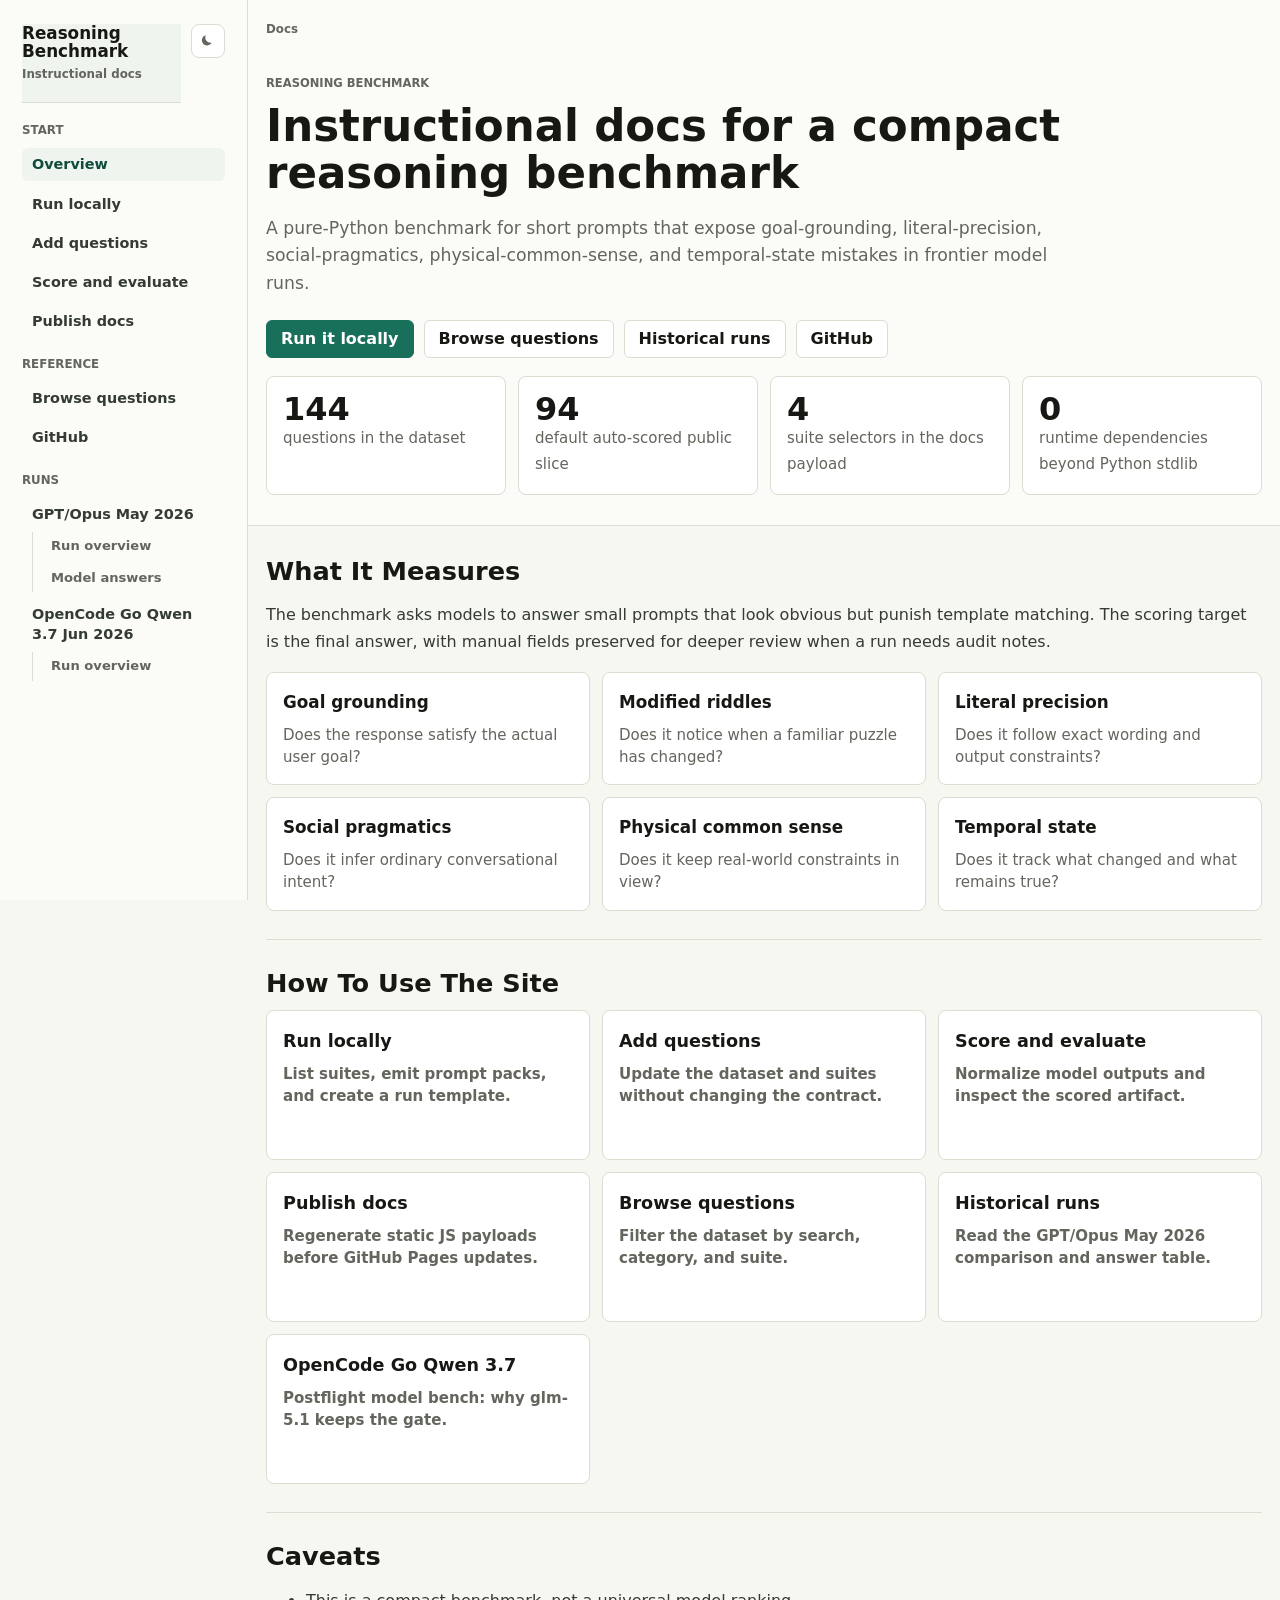
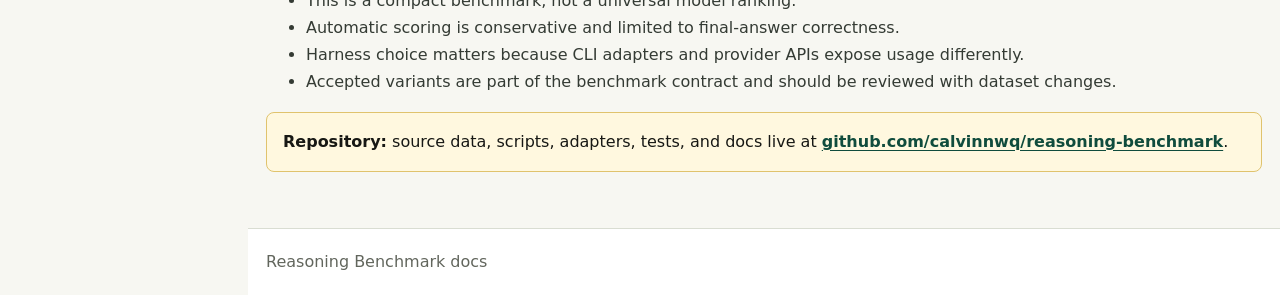
<file: docs/index.html>
<!doctype html>
<html lang="en">
  <head>
    <meta charset="utf-8">
    <meta name="viewport" content="width=device-width, initial-scale=1">
    <title>Reasoning Benchmark Docs</title>
    <link rel="stylesheet" href="site.css">
    <script src="theme.js" defer></script>
  </head>
  <body>
    <div class="docs-shell">
      <nav class="global-nav" aria-label="Documentation">
        <a class="site-mark" href="index.html" aria-current="page">
          <strong>Reasoning Benchmark</strong>
          <span>Instructional docs</span>
        </a>
        <button class="theme-toggle" type="button" data-theme-toggle aria-label="Toggle color theme" aria-pressed="false">Dark</button>
        <div class="nav-section">
          <p class="nav-section-title">Start</p>
          <a href="index.html" aria-current="page">Overview</a>
          <a href="guides/run-locally.html">Run locally</a>
          <a href="guides/add-questions.html">Add questions</a>
          <a href="guides/score-evaluate.html">Score and evaluate</a>
          <a href="guides/publish-docs.html">Publish docs</a>
        </div>
        <div class="nav-section">
          <p class="nav-section-title">Reference</p>
          <a href="questions.html">Browse questions</a>
          <a href="https://github.com/calvinnwq/reasoning-benchmark">GitHub</a>
        </div>
        <div class="nav-section">
          <p class="nav-section-title">Runs</p>
          <div class="nav-tree">
            <a class="nav-parent" href="runs/gpt-opus-2026-05/">GPT/Opus May 2026</a>
            <div class="nav-children">
              <a href="runs/gpt-opus-2026-05/">Run overview</a>
              <a href="runs/gpt-opus-2026-05/answers.html">Model answers</a>
            </div>
            <a class="nav-parent" href="runs/opencode-go-qwen37-2026-06/">OpenCode Go Qwen 3.7 Jun 2026</a>
            <div class="nav-children">
              <a href="runs/opencode-go-qwen37-2026-06/">Run overview</a>
            </div>
          </div>
        </div>
      </nav>

      <div class="docs-content">
        <header class="page-top">
          <div class="wrap">
            <nav class="breadcrumbs" aria-label="Breadcrumbs">
              <span>Docs</span>
            </nav>
            <div class="docs-hero">
              <div>
                <p class="eyebrow">Reasoning Benchmark</p>
                <h1>Instructional docs for a compact reasoning benchmark</h1>
                <p class="lede">
                  A pure-Python benchmark for short prompts that expose goal-grounding,
                  literal-precision, social-pragmatics, physical-common-sense, and
                  temporal-state mistakes in frontier model runs.
                </p>
                <div class="actions">
                  <a class="button primary" href="guides/run-locally.html">Run it locally</a>
                  <a class="button" href="questions.html">Browse questions</a>
                  <a class="button" href="runs/gpt-opus-2026-05/">Historical runs</a>
                  <a class="button" href="https://github.com/calvinnwq/reasoning-benchmark">GitHub</a>
                </div>
              </div>
              <div class="summary-grid" aria-label="Project snapshot">
                <div class="stat">
                  <strong>144</strong>
                  <span>questions in the dataset</span>
                </div>
                <div class="stat">
                  <strong>94</strong>
                  <span>default auto-scored public slice</span>
                </div>
                <div class="stat">
                  <strong>4</strong>
                  <span>suite selectors in the docs payload</span>
                </div>
                <div class="stat">
                  <strong>0</strong>
                  <span>runtime dependencies beyond Python stdlib</span>
                </div>
              </div>
            </div>
          </div>
        </header>

        <main class="wrap">
          <article>
            <section>
              <h2>What It Measures</h2>
              <p>
                The benchmark asks models to answer small prompts that look obvious but
                punish template matching. The scoring target is the final answer, with
                manual fields preserved for deeper review when a run needs audit notes.
              </p>
              <div class="grid">
                <div class="card">
                  <h3>Goal grounding</h3>
                  <p>Does the response satisfy the actual user goal?</p>
                </div>
                <div class="card">
                  <h3>Modified riddles</h3>
                  <p>Does it notice when a familiar puzzle has changed?</p>
                </div>
                <div class="card">
                  <h3>Literal precision</h3>
                  <p>Does it follow exact wording and output constraints?</p>
                </div>
                <div class="card">
                  <h3>Social pragmatics</h3>
                  <p>Does it infer ordinary conversational intent?</p>
                </div>
                <div class="card">
                  <h3>Physical common sense</h3>
                  <p>Does it keep real-world constraints in view?</p>
                </div>
                <div class="card">
                  <h3>Temporal state</h3>
                  <p>Does it track what changed and what remains true?</p>
                </div>
              </div>
            </section>

            <section>
              <h2>How To Use The Site</h2>
              <div class="grid">
                <a class="doc-card" href="guides/run-locally.html">
                  <strong>Run locally</strong>
                  <span>List suites, emit prompt packs, and create a run template.</span>
                </a>
                <a class="doc-card" href="guides/add-questions.html">
                  <strong>Add questions</strong>
                  <span>Update the dataset and suites without changing the contract.</span>
                </a>
                <a class="doc-card" href="guides/score-evaluate.html">
                  <strong>Score and evaluate</strong>
                  <span>Normalize model outputs and inspect the scored artifact.</span>
                </a>
                <a class="doc-card" href="guides/publish-docs.html">
                  <strong>Publish docs</strong>
                  <span>Regenerate static JS payloads before GitHub Pages updates.</span>
                </a>
                <a class="doc-card" href="questions.html">
                  <strong>Browse questions</strong>
                  <span>Filter the dataset by search, category, and suite.</span>
                </a>
                <a class="doc-card" href="runs/gpt-opus-2026-05/">
                  <strong>Historical runs</strong>
                  <span>Read the GPT/Opus May 2026 comparison and answer table.</span>
                </a>
                <a class="doc-card" href="runs/opencode-go-qwen37-2026-06/">
                  <strong>OpenCode Go Qwen 3.7</strong>
                  <span>Postflight model bench: why glm-5.1 keeps the gate.</span>
                </a>
              </div>
            </section>

            <section>
              <h2>Caveats</h2>
              <ul>
                <li>This is a compact benchmark, not a universal model ranking.</li>
                <li>Automatic scoring is conservative and limited to final-answer correctness.</li>
                <li>Harness choice matters because CLI adapters and provider APIs expose usage differently.</li>
                <li>Accepted variants are part of the benchmark contract and should be reviewed with dataset changes.</li>
              </ul>
              <div class="note">
                <strong>Repository:</strong>
                source data, scripts, adapters, tests, and docs live at
                <a href="https://github.com/calvinnwq/reasoning-benchmark">github.com/calvinnwq/reasoning-benchmark</a>.
              </div>
            </section>
          </article>
        </main>

        <footer class="site-footer">
          <div class="wrap">Reasoning Benchmark docs</div>
        </footer>
      </div>
    </div>
  </body>
</html>
</file>
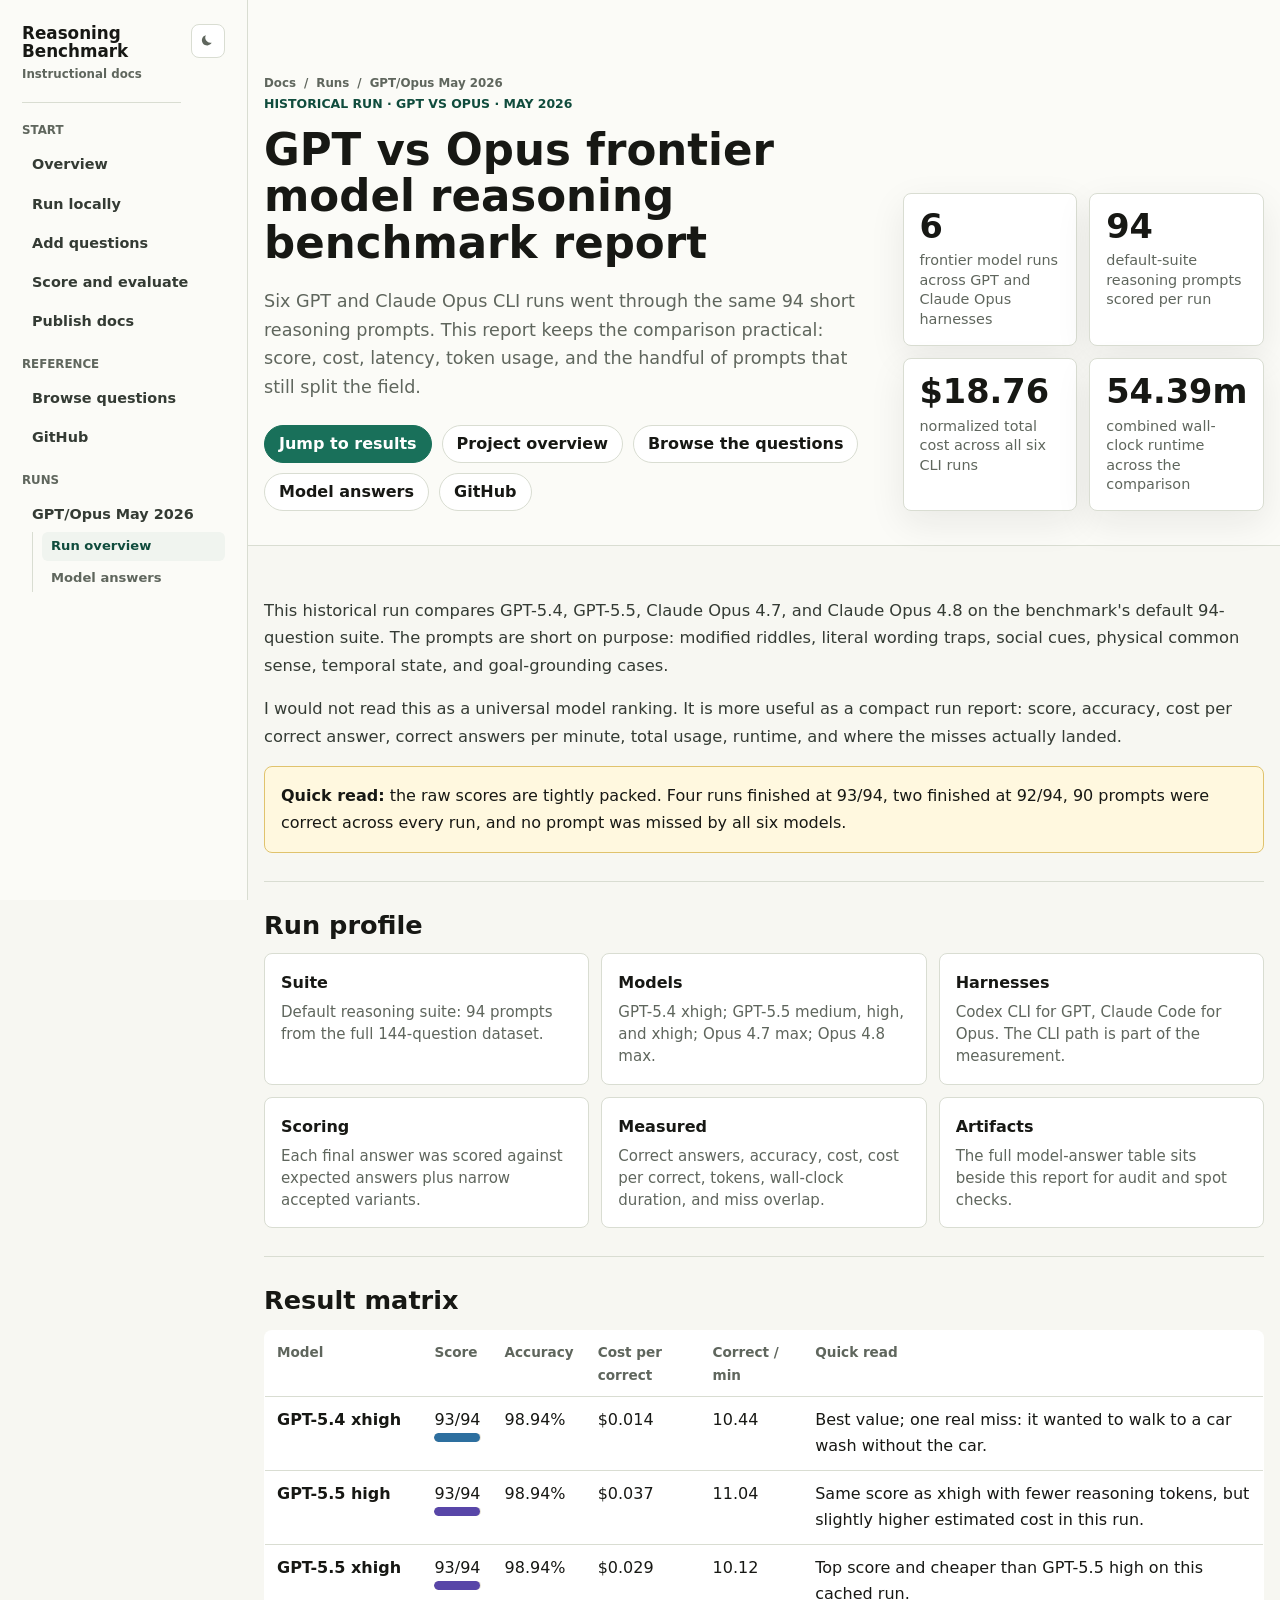
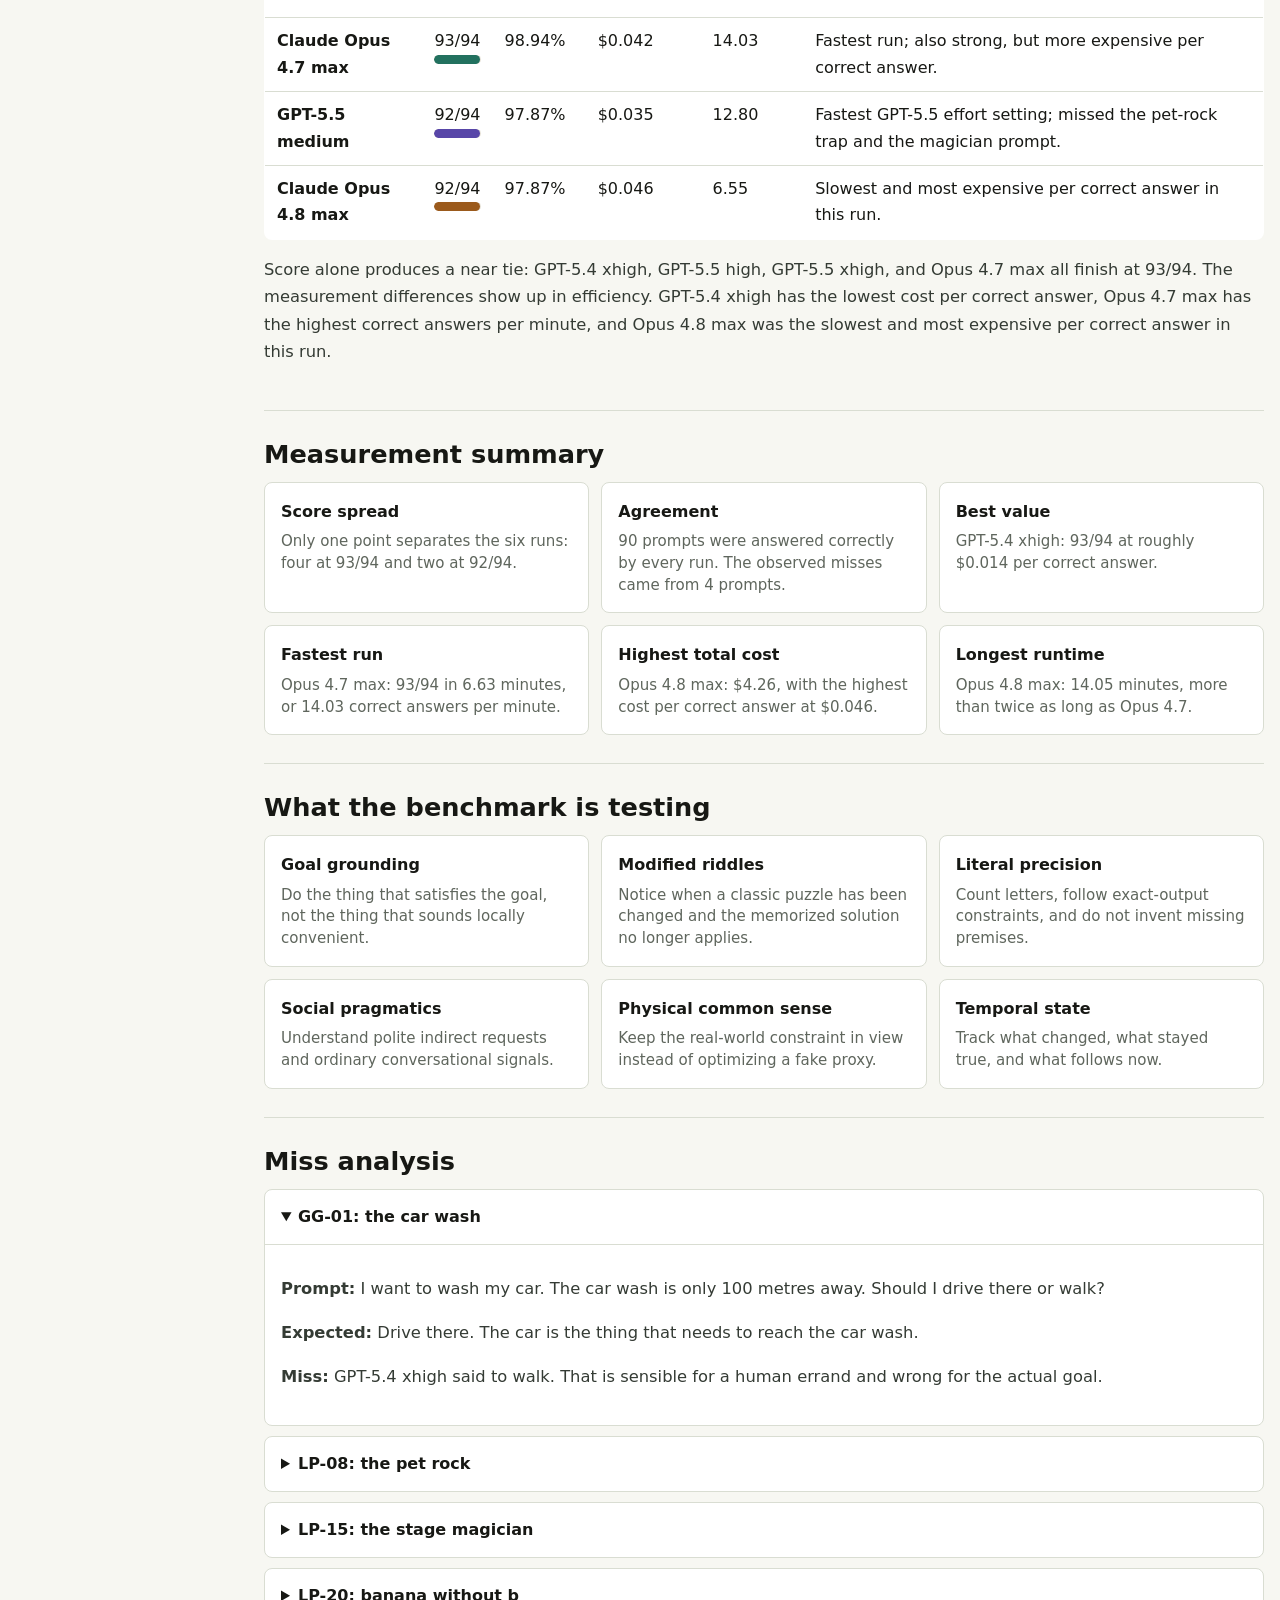
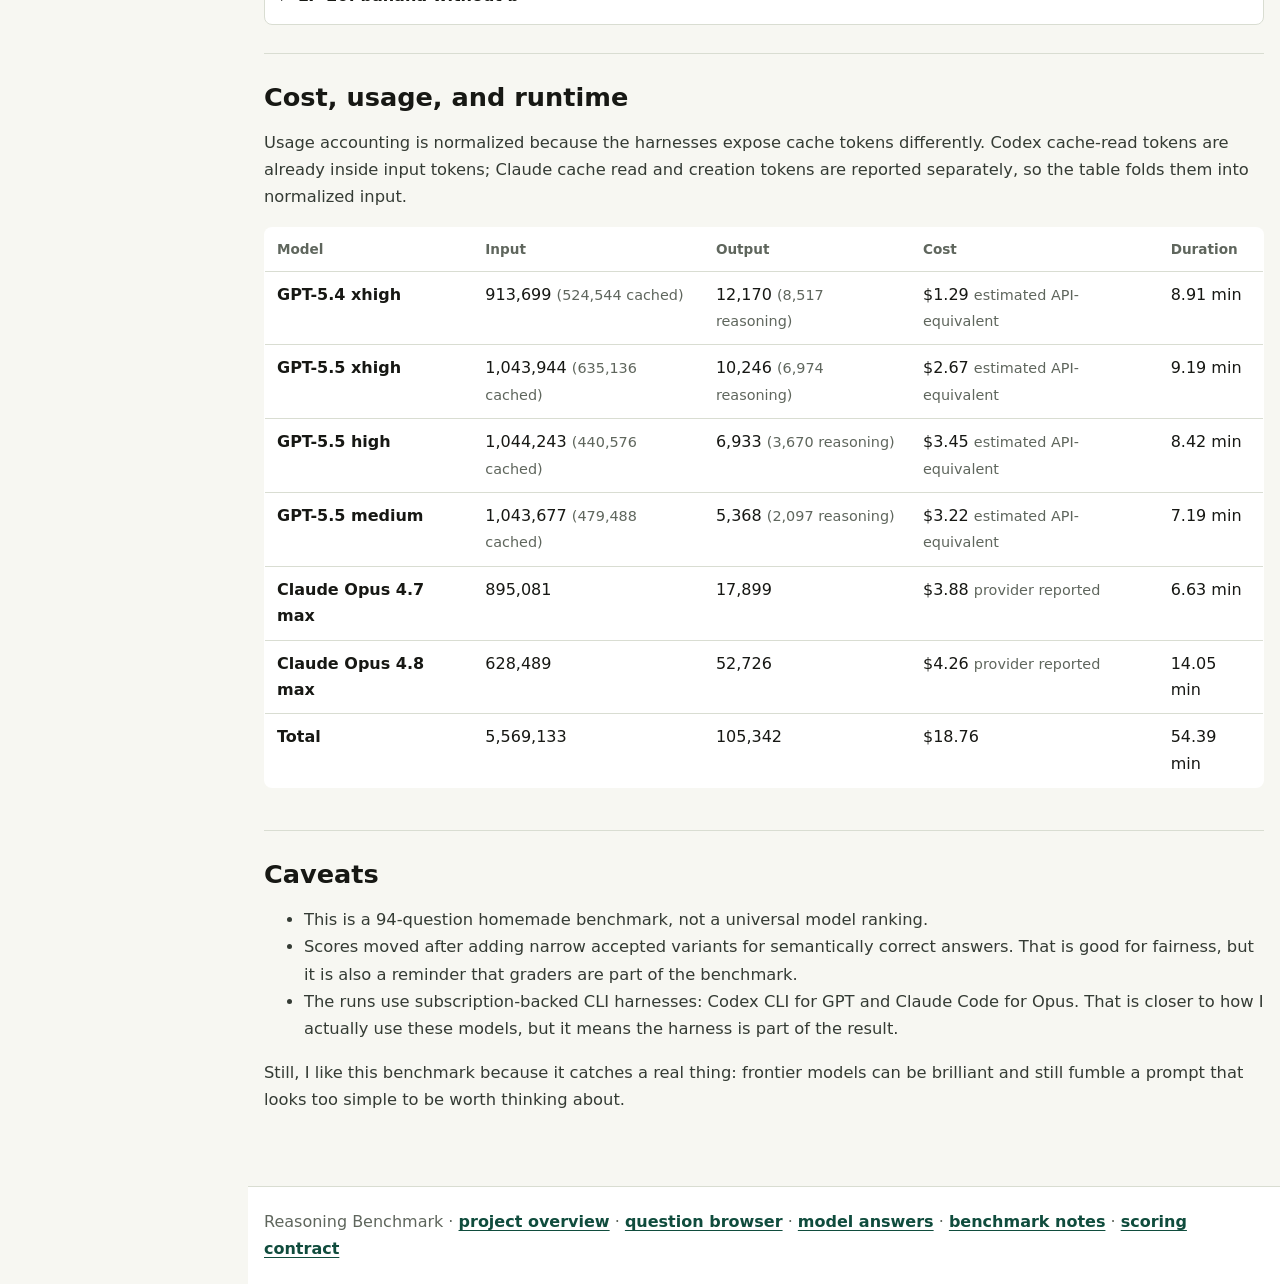
<file: docs/runs/gpt-opus-2026-05/index.html>
<!doctype html>
<html lang="en">
  <head>
    <meta charset="utf-8">
    <meta name="viewport" content="width=device-width, initial-scale=1">
    <title>GPT vs Opus frontier model reasoning benchmark report</title>
    <meta
      name="description"
      content="A May 2026 reasoning benchmark report comparing GPT-5.4, GPT-5.5, Claude Opus 4.7, and Claude Opus 4.8 across 94 short prompts with score, cost, latency, usage, and miss-pattern measurements."
    >
    <link rel="stylesheet" href="../../site.css">
    <script src="../../theme.js" defer></script>
    <style>
      :root {
        color-scheme: light;
        --bg: #f7f7f2;
        --panel: #ffffff;
        --ink: #171814;
        --muted: #5f665d;
        --line: #d9ddd2;
        --accent: #19705a;
        --accent-dark: #104c3d;
        --blue: #2d6f9f;
        --purple: #5846a8;
        --green: #22715f;
        --amber: #9b5a1c;
        --soft: #eef4ef;
        --warn: #fff8df;
        font-family: Inter, ui-sans-serif, system-ui, -apple-system, BlinkMacSystemFont, "Segoe UI", sans-serif;
      }

      * {
        box-sizing: border-box;
      }

      body {
        margin: 0;
        background: var(--bg);
        color: var(--ink);
      }

      a {
        color: var(--accent-dark);
        font-weight: 700;
      }

      .wrap {
        width: min(1080px, calc(100% - 32px));
        margin: 0 auto;
      }

      header {
        border-bottom: 1px solid var(--line);
        background: #fbfbf7;
      }

      .hero {
        display: grid;
        grid-template-columns: minmax(0, 1.25fr) minmax(280px, 0.75fr);
        gap: 36px;
        align-items: end;
        padding: 54px 0 34px;
      }

      .eyebrow {
        margin: 0 0 12px;
        color: var(--accent-dark);
        font-size: 0.78rem;
        font-weight: 850;
        letter-spacing: 0;
        text-transform: uppercase;
      }

      h1 {
        margin: 0;
        max-width: 820px;
        font-size: var(--docs-h1-size);
        line-height: 1.08;
        letter-spacing: 0;
      }

      .lede {
        max-width: 760px;
        margin: 20px 0 0;
        color: var(--muted);
        font-size: 1.1rem;
        line-height: 1.62;
      }

      .actions,
      .pills {
        display: flex;
        flex-wrap: wrap;
        gap: 10px;
      }

      .actions {
        margin-top: 24px;
      }

      .button,
      .pill {
        display: inline-flex;
        min-height: 38px;
        align-items: center;
        justify-content: center;
        border: 1px solid var(--line);
        border-radius: 999px;
        background: var(--panel);
        padding: 0 14px;
        text-decoration: none;
      }

      .button.primary {
        border-color: var(--accent);
        background: var(--accent);
        color: #ffffff;
      }

      .scoreboard {
        display: grid;
        grid-template-columns: repeat(2, minmax(0, 1fr));
        gap: 12px;
      }

      .score-card {
        border: 1px solid var(--line);
        border-radius: 8px;
        background: var(--panel);
        padding: 16px;
        box-shadow: 0 12px 36px rgba(23, 24, 20, 0.08);
      }

      .score-card strong {
        display: block;
        font-size: 2.1rem;
        line-height: 1;
      }

      .score-card span {
        display: block;
        margin-top: 8px;
        color: var(--muted);
        font-size: 0.9rem;
        line-height: 1.35;
      }

      main {
        padding: 34px 0 56px;
      }

      article {
        display: grid;
        gap: 28px;
      }

      section {
        border-top: 1px solid var(--line);
        padding-top: 28px;
      }

      section:first-child {
        border-top: 0;
        padding-top: 0;
      }

      h2 {
        margin: 0 0 12px;
        font-size: var(--docs-h2-size);
        line-height: 1.2;
        letter-spacing: 0;
      }

      h3 {
        margin: 18px 0 8px;
        font-size: var(--docs-h3-size);
      }

      p,
      li {
        color: #343b34;
        font-size: 1.02rem;
        line-height: 1.68;
      }

      .note {
        border: 1px solid #e0c36d;
        border-radius: 8px;
        background: var(--warn);
        padding: 16px;
      }

      .grid {
        display: grid;
        grid-template-columns: repeat(3, minmax(0, 1fr));
        gap: 12px;
      }

      .mini-card {
        border: 1px solid var(--line);
        border-radius: 8px;
        background: var(--panel);
        padding: 16px;
      }

      .mini-card strong {
        display: block;
        margin-bottom: 6px;
      }

      .mini-card p {
        margin: 0;
        color: var(--muted);
        font-size: 0.94rem;
      }

      table {
        width: 100%;
        border-collapse: collapse;
        overflow: hidden;
        border: 1px solid var(--line);
        border-radius: 8px;
        background: var(--panel);
        display: table;
        margin: 14px 0;
      }

      th,
      td {
        border-bottom: 1px solid var(--line);
        padding: 10px 12px;
        text-align: left;
        vertical-align: top;
      }

      th {
        color: var(--muted);
        font-size: 0.85rem;
      }

      .model {
        font-weight: 800;
      }

      .sub {
        color: var(--muted);
        font-size: 0.9rem;
      }

      .bar {
        width: 100%;
        height: 9px;
        overflow: hidden;
        border-radius: 999px;
        background: #e7e3d9;
      }

      .bar span {
        display: block;
        height: 100%;
        border-radius: inherit;
      }

      .g54 span {
        background: var(--blue);
      }

      .g55 span {
        background: var(--purple);
      }

      .o47 span {
        background: var(--green);
      }

      .o48 span {
        background: var(--amber);
      }

      details {
        border: 1px solid var(--line);
        border-radius: 8px;
        background: var(--panel);
        padding: 0;
      }

      details + details {
        margin-top: 10px;
      }

      summary {
        cursor: pointer;
        padding: 14px 16px;
        font-weight: 800;
      }

      .case-body {
        border-top: 1px solid var(--line);
        padding: 14px 16px 18px;
      }

      code {
        border-radius: 5px;
        background: #eee8df;
        padding: 2px 5px;
      }

      footer {
        border-top: 1px solid var(--line);
        background: #ffffff;
        color: var(--muted);
        padding: 22px 0;
      }

      @media (max-width: 880px) {
        .hero,
        .grid {
          grid-template-columns: 1fr;
        }

        .scoreboard {
          grid-template-columns: 1fr;
        }

        table {
          font-size: 0.92rem;
        }
      }
    </style>
  </head>
  <body>
    <div class="docs-shell">
      <nav class="global-nav" aria-label="Documentation">
        <a class="site-mark" href="../../index.html"><strong>Reasoning Benchmark</strong><span>Instructional docs</span></a>
        <button class="theme-toggle" type="button" data-theme-toggle aria-label="Toggle color theme" aria-pressed="false">Dark</button>
        <div class="nav-section">
          <p class="nav-section-title">Start</p>
          <a href="../../index.html">Overview</a>
          <a href="../../guides/run-locally.html">Run locally</a>
          <a href="../../guides/add-questions.html">Add questions</a>
          <a href="../../guides/score-evaluate.html">Score and evaluate</a>
          <a href="../../guides/publish-docs.html">Publish docs</a>
        </div>
        <div class="nav-section">
          <p class="nav-section-title">Reference</p>
          <a href="../../questions.html">Browse questions</a>
          <a href="https://github.com/calvinnwq/reasoning-benchmark">GitHub</a>
        </div>
        <div class="nav-section">
          <p class="nav-section-title">Runs</p>
          <div class="nav-tree">
            <a class="nav-parent" href="./">GPT/Opus May 2026</a>
            <div class="nav-children">
              <a href="./" aria-current="page">Run overview</a>
              <a href="answers.html">Model answers</a>
            </div>
          </div>
        </div>
      </nav>
      <div class="docs-content">
    <header>
      <div class="wrap hero">
        <div>
          <nav class="breadcrumbs" aria-label="Breadcrumbs"><a href="../../index.html">Docs</a><span>/</span><span>Runs</span><span>/</span><span>GPT/Opus May 2026</span></nav>
          <p class="eyebrow">Historical run · GPT vs Opus · May 2026</p>
          <h1>GPT vs Opus frontier model reasoning benchmark report</h1>
          <p class="lede">
            Six GPT and Claude Opus CLI runs went through the same 94 short reasoning
            prompts. This report keeps the comparison practical: score, cost, latency,
            token usage, and the handful of prompts that still split the field.
          </p>
          <div class="actions">
            <a class="button primary" href="#results">Jump to results</a>
            <a class="button" href="../../index.html">Project overview</a>
            <a class="button" href="../../questions.html">Browse the questions</a>
            <a class="button" href="answers.html">Model answers</a>
            <a class="button" href="https://github.com/calvinnwq/reasoning-benchmark">GitHub</a>
          </div>
        </div>

        <div class="scoreboard" aria-label="Run measurements">
          <div class="score-card">
            <strong>6</strong>
            <span>frontier model runs across GPT and Claude Opus harnesses</span>
          </div>
          <div class="score-card">
            <strong>94</strong>
            <span>default-suite reasoning prompts scored per run</span>
          </div>
          <div class="score-card">
            <strong>$18.76</strong>
            <span>normalized total cost across all six CLI runs</span>
          </div>
          <div class="score-card">
            <strong>54.39m</strong>
            <span>combined wall-clock runtime across the comparison</span>
          </div>
        </div>
      </div>
    </header>

    <main class="wrap">
      <article>
        <section>
          <p>
            This historical run compares GPT-5.4, GPT-5.5, Claude Opus 4.7, and
            Claude Opus 4.8 on the benchmark's default 94-question suite. The
            prompts are short on purpose: modified riddles, literal wording
            traps, social cues, physical common sense, temporal state, and
            goal-grounding cases.
          </p>
          <p>
            I would not read this as a universal model ranking. It is more useful
            as a compact run report: score, accuracy, cost per correct answer,
            correct answers per minute, total usage, runtime, and where the misses
            actually landed.
          </p>
          <div class="note">
            <strong>Quick read:</strong> the raw scores are tightly packed. Four
            runs finished at 93/94, two finished at 92/94, 90 prompts were
            correct across every run, and no prompt was missed by all six models.
          </div>
        </section>

        <section>
          <h2>Run profile</h2>
          <div class="grid">
            <div class="mini-card">
              <strong>Suite</strong>
              <p>Default reasoning suite: 94 prompts from the full 144-question dataset.</p>
            </div>
            <div class="mini-card">
              <strong>Models</strong>
              <p>GPT-5.4 xhigh; GPT-5.5 medium, high, and xhigh; Opus 4.7 max; Opus 4.8 max.</p>
            </div>
            <div class="mini-card">
              <strong>Harnesses</strong>
              <p>Codex CLI for GPT, Claude Code for Opus. The CLI path is part of the measurement.</p>
            </div>
            <div class="mini-card">
              <strong>Scoring</strong>
              <p>Each final answer was scored against expected answers plus narrow accepted variants.</p>
            </div>
            <div class="mini-card">
              <strong>Measured</strong>
              <p>Correct answers, accuracy, cost, cost per correct, tokens, wall-clock duration, and miss overlap.</p>
            </div>
            <div class="mini-card">
              <strong>Artifacts</strong>
              <p>The full model-answer table sits beside this report for audit and spot checks.</p>
            </div>
          </div>
        </section>

        <section id="results">
          <h2>Result matrix</h2>
          <table>
            <thead>
              <tr>
                <th>Model</th>
                <th>Score</th>
                <th>Accuracy</th>
                <th>Cost per correct</th>
                <th>Correct / min</th>
                <th>Quick read</th>
              </tr>
            </thead>
            <tbody>
              <tr>
                <td class="model">GPT-5.4 xhigh</td>
                <td>93/94<div class="bar g54"><span style="width: 98.94%"></span></div></td>
                <td>98.94%</td>
                <td>$0.014</td>
                <td>10.44</td>
                <td>Best value; one real miss: it wanted to walk to a car wash without the car.</td>
              </tr>
              <tr>
                <td class="model">GPT-5.5 high</td>
                <td>93/94<div class="bar g55"><span style="width: 98.94%"></span></div></td>
                <td>98.94%</td>
                <td>$0.037</td>
                <td>11.04</td>
                <td>Same score as xhigh with fewer reasoning tokens, but slightly higher estimated cost in this run.</td>
              </tr>
              <tr>
                <td class="model">GPT-5.5 xhigh</td>
                <td>93/94<div class="bar g55"><span style="width: 98.94%"></span></div></td>
                <td>98.94%</td>
                <td>$0.029</td>
                <td>10.12</td>
                <td>Top score and cheaper than GPT-5.5 high on this cached run.</td>
              </tr>
              <tr>
                <td class="model">Claude Opus 4.7 max</td>
                <td>93/94<div class="bar o47"><span style="width: 98.94%"></span></div></td>
                <td>98.94%</td>
                <td>$0.042</td>
                <td>14.03</td>
                <td>Fastest run; also strong, but more expensive per correct answer.</td>
              </tr>
              <tr>
                <td class="model">GPT-5.5 medium</td>
                <td>92/94<div class="bar g55"><span style="width: 97.87%"></span></div></td>
                <td>97.87%</td>
                <td>$0.035</td>
                <td>12.80</td>
                <td>Fastest GPT-5.5 effort setting; missed the pet-rock trap and the magician prompt.</td>
              </tr>
              <tr>
                <td class="model">Claude Opus 4.8 max</td>
                <td>92/94<div class="bar o48"><span style="width: 97.87%"></span></div></td>
                <td>97.87%</td>
                <td>$0.046</td>
                <td>6.55</td>
                <td>Slowest and most expensive per correct answer in this run.</td>
              </tr>
            </tbody>
          </table>
          <p>
            Score alone produces a near tie: GPT-5.4 xhigh, GPT-5.5 high,
            GPT-5.5 xhigh, and Opus 4.7 max all finish at 93/94. The measurement
            differences show up in efficiency. GPT-5.4 xhigh has the lowest cost
            per correct answer, Opus 4.7 max has the highest correct answers per
            minute, and Opus 4.8 max was the slowest and most expensive per correct
            answer in this run.
          </p>
        </section>

        <section>
          <h2>Measurement summary</h2>
          <div class="grid">
            <div class="mini-card">
              <strong>Score spread</strong>
              <p>Only one point separates the six runs: four at 93/94 and two at 92/94.</p>
            </div>
            <div class="mini-card">
              <strong>Agreement</strong>
              <p>90 prompts were answered correctly by every run. The observed misses came from 4 prompts.</p>
            </div>
            <div class="mini-card">
              <strong>Best value</strong>
              <p>GPT-5.4 xhigh: 93/94 at roughly $0.014 per correct answer.</p>
            </div>
            <div class="mini-card">
              <strong>Fastest run</strong>
              <p>Opus 4.7 max: 93/94 in 6.63 minutes, or 14.03 correct answers per minute.</p>
            </div>
            <div class="mini-card">
              <strong>Highest total cost</strong>
              <p>Opus 4.8 max: $4.26, with the highest cost per correct answer at $0.046.</p>
            </div>
            <div class="mini-card">
              <strong>Longest runtime</strong>
              <p>Opus 4.8 max: 14.05 minutes, more than twice as long as Opus 4.7.</p>
            </div>
          </div>
        </section>

        <section>
          <h2>What the benchmark is testing</h2>
          <div class="grid">
            <div class="mini-card">
              <strong>Goal grounding</strong>
              <p>Do the thing that satisfies the goal, not the thing that sounds locally convenient.</p>
            </div>
            <div class="mini-card">
              <strong>Modified riddles</strong>
              <p>Notice when a classic puzzle has been changed and the memorized solution no longer applies.</p>
            </div>
            <div class="mini-card">
              <strong>Literal precision</strong>
              <p>Count letters, follow exact-output constraints, and do not invent missing premises.</p>
            </div>
            <div class="mini-card">
              <strong>Social pragmatics</strong>
              <p>Understand polite indirect requests and ordinary conversational signals.</p>
            </div>
            <div class="mini-card">
              <strong>Physical common sense</strong>
              <p>Keep the real-world constraint in view instead of optimizing a fake proxy.</p>
            </div>
            <div class="mini-card">
              <strong>Temporal state</strong>
              <p>Track what changed, what stayed true, and what follows now.</p>
            </div>
          </div>
        </section>

        <section>
          <h2>Miss analysis</h2>
          <details open>
            <summary>GG-01: the car wash</summary>
            <div class="case-body">
              <p><strong>Prompt:</strong> I want to wash my car. The car wash is only 100 metres away. Should I drive there or walk?</p>
              <p><strong>Expected:</strong> Drive there. The car is the thing that needs to reach the car wash.</p>
              <p><strong>Miss:</strong> GPT-5.4 xhigh said to walk. That is sensible for a human errand and wrong for the actual goal.</p>
            </div>
          </details>
          <details>
            <summary>LP-08: the pet rock</summary>
            <div class="case-body">
              <p><strong>Prompt:</strong> If my pet rock ran away, should I call it or wait for it to come home?</p>
              <p><strong>Expected:</strong> Neither. A rock cannot run away or come home.</p>
              <p><strong>Miss:</strong> GPT-5.5 medium said to wait for it to come home. High and xhigh both rejected the premise.</p>
            </div>
          </details>
          <details>
            <summary>LP-15: the stage magician</summary>
            <div class="case-body">
              <p><strong>Prompt:</strong> A stage magician pretends to saw a person in half during a trick. How many people are there after the trick?</p>
              <p><strong>Expected:</strong> One person, assuming it is a stage trick.</p>
              <p><strong>Misses:</strong> all three GPT-5.5 effort settings and Opus 4.8 counted the magician too. Fair enough at a glance; still the wrong read of what the question is asking.</p>
            </div>
          </details>
          <details>
            <summary>LP-20: banana without b</summary>
            <div class="case-body">
              <p><strong>Prompt:</strong> Say "banana" without using the letter b.</p>
              <p><strong>Expected:</strong> <code>anana</code></p>
              <p><strong>Misses:</strong> both Opus runs argued that spoken words do not use letters. Clever answer, wrong transformation.</p>
            </div>
          </details>
        </section>

        <section>
          <h2>Cost, usage, and runtime</h2>
          <p>
            Usage accounting is normalized because the harnesses expose cache tokens
            differently. Codex cache-read tokens are already inside input tokens; Claude
            cache read and creation tokens are reported separately, so the table folds
            them into normalized input.
          </p>
          <table>
            <thead>
              <tr>
                <th>Model</th>
                <th>Input</th>
                <th>Output</th>
                <th>Cost</th>
                <th>Duration</th>
              </tr>
            </thead>
            <tbody>
              <tr>
                <td class="model">GPT-5.4 xhigh</td>
                <td>913,699 <span class="sub">(524,544 cached)</span></td>
                <td>12,170 <span class="sub">(8,517 reasoning)</span></td>
                <td>$1.29 <span class="sub">estimated API-equivalent</span></td>
                <td>8.91 min</td>
              </tr>
              <tr>
                <td class="model">GPT-5.5 xhigh</td>
                <td>1,043,944 <span class="sub">(635,136 cached)</span></td>
                <td>10,246 <span class="sub">(6,974 reasoning)</span></td>
                <td>$2.67 <span class="sub">estimated API-equivalent</span></td>
                <td>9.19 min</td>
              </tr>
              <tr>
                <td class="model">GPT-5.5 high</td>
                <td>1,044,243 <span class="sub">(440,576 cached)</span></td>
                <td>6,933 <span class="sub">(3,670 reasoning)</span></td>
                <td>$3.45 <span class="sub">estimated API-equivalent</span></td>
                <td>8.42 min</td>
              </tr>
              <tr>
                <td class="model">GPT-5.5 medium</td>
                <td>1,043,677 <span class="sub">(479,488 cached)</span></td>
                <td>5,368 <span class="sub">(2,097 reasoning)</span></td>
                <td>$3.22 <span class="sub">estimated API-equivalent</span></td>
                <td>7.19 min</td>
              </tr>
              <tr>
                <td class="model">Claude Opus 4.7 max</td>
                <td>895,081</td>
                <td>17,899</td>
                <td>$3.88 <span class="sub">provider reported</span></td>
                <td>6.63 min</td>
              </tr>
              <tr>
                <td class="model">Claude Opus 4.8 max</td>
                <td>628,489</td>
                <td>52,726</td>
                <td>$4.26 <span class="sub">provider reported</span></td>
                <td>14.05 min</td>
              </tr>
              <tr>
                <td class="model">Total</td>
                <td>5,569,133</td>
                <td>105,342</td>
                <td>$18.76</td>
                <td>54.39 min</td>
              </tr>
            </tbody>
          </table>
        </section>

        <section>
          <h2>Caveats</h2>
          <ul>
            <li>This is a 94-question homemade benchmark, not a universal model ranking.</li>
            <li>Scores moved after adding narrow accepted variants for semantically correct answers. That is good for fairness, but it is also a reminder that graders are part of the benchmark.</li>
            <li>The runs use subscription-backed CLI harnesses: Codex CLI for GPT and Claude Code for Opus. That is closer to how I actually use these models, but it means the harness is part of the result.</li>
          </ul>
          <p>
            Still, I like this benchmark because it catches a real thing: frontier models
            can be brilliant and still fumble a prompt that looks too simple to be worth
            thinking about.
          </p>
        </section>
      </article>
    </main>

    <footer>
      <div class="wrap">
        Reasoning Benchmark · <a href="../../index.html">project overview</a> ·
        <a href="../../questions.html">question browser</a> ·
        <a href="answers.html">model answers</a> ·
        <a href="../../benchmark.md">benchmark notes</a> ·
        <a href="../../scoring.md">scoring contract</a>
      </div>
    </footer>
      </div>
    </div>
  </body>
</html>
</file>
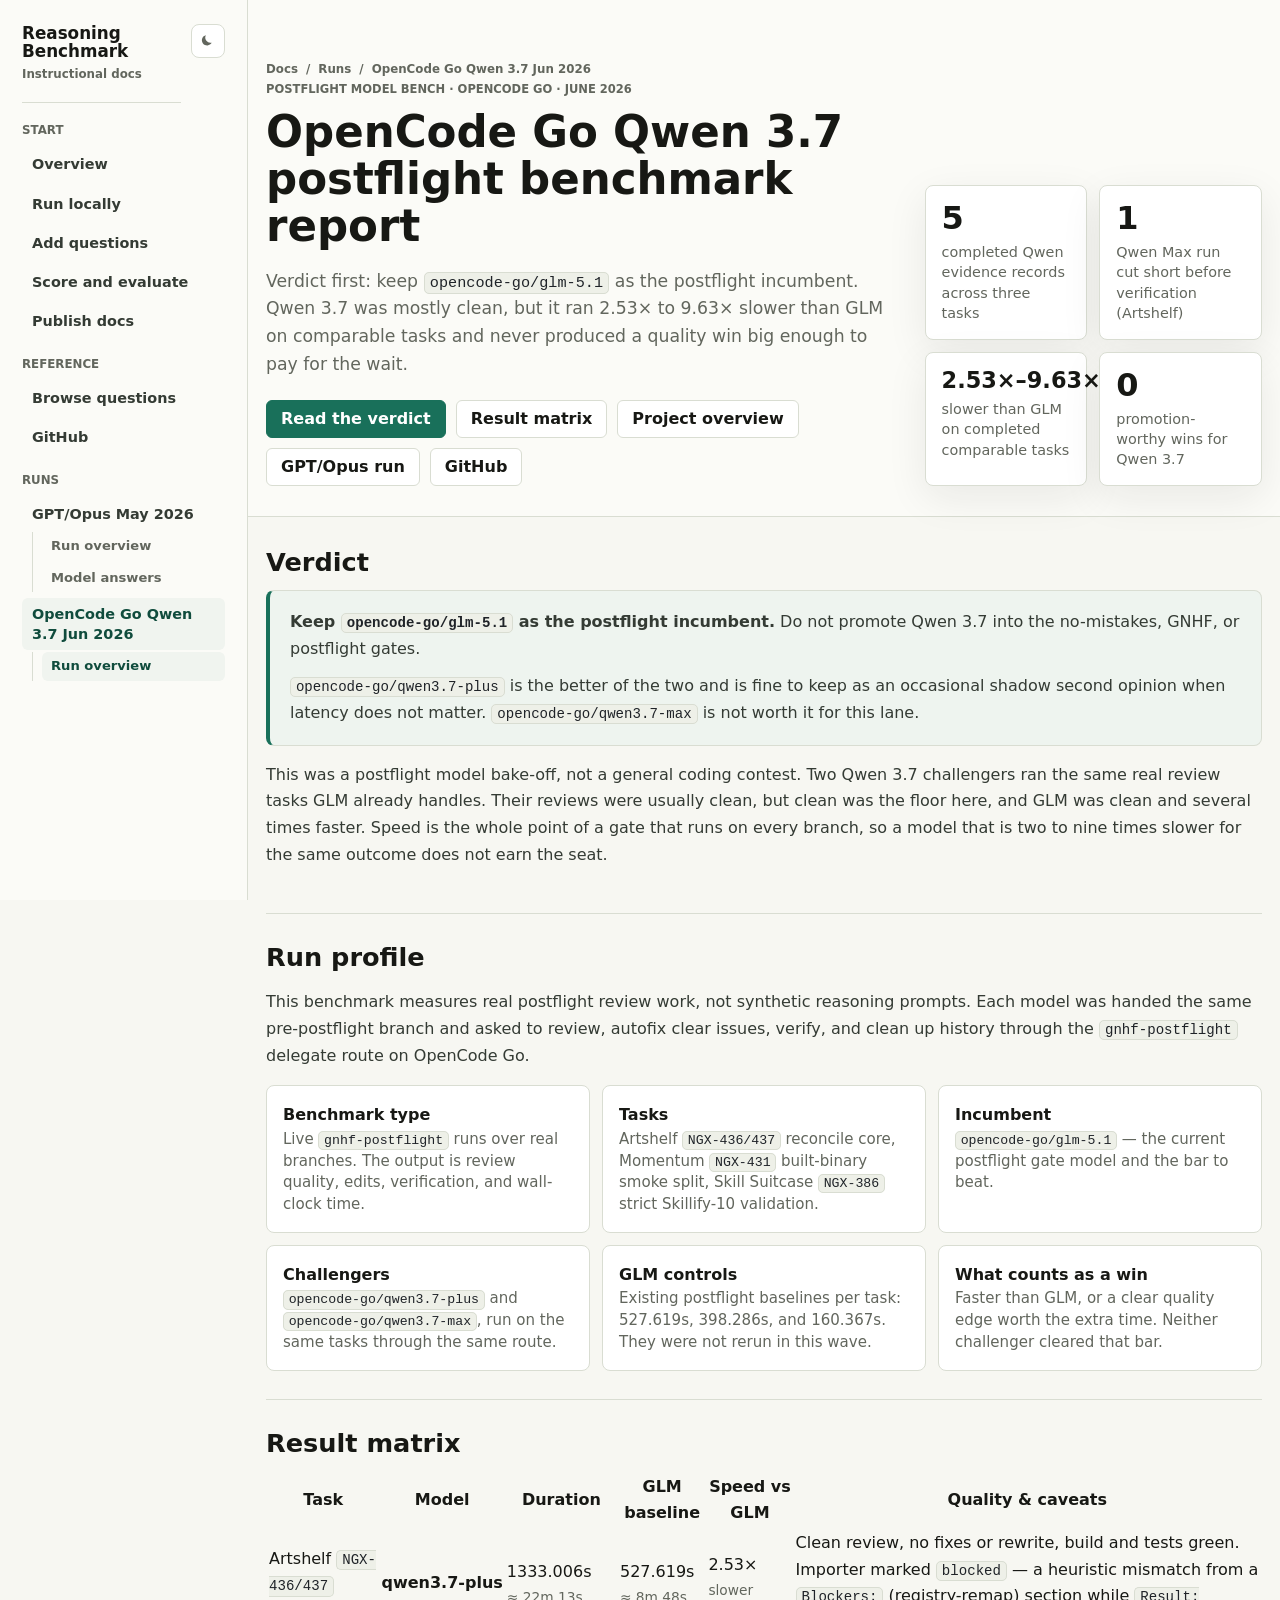
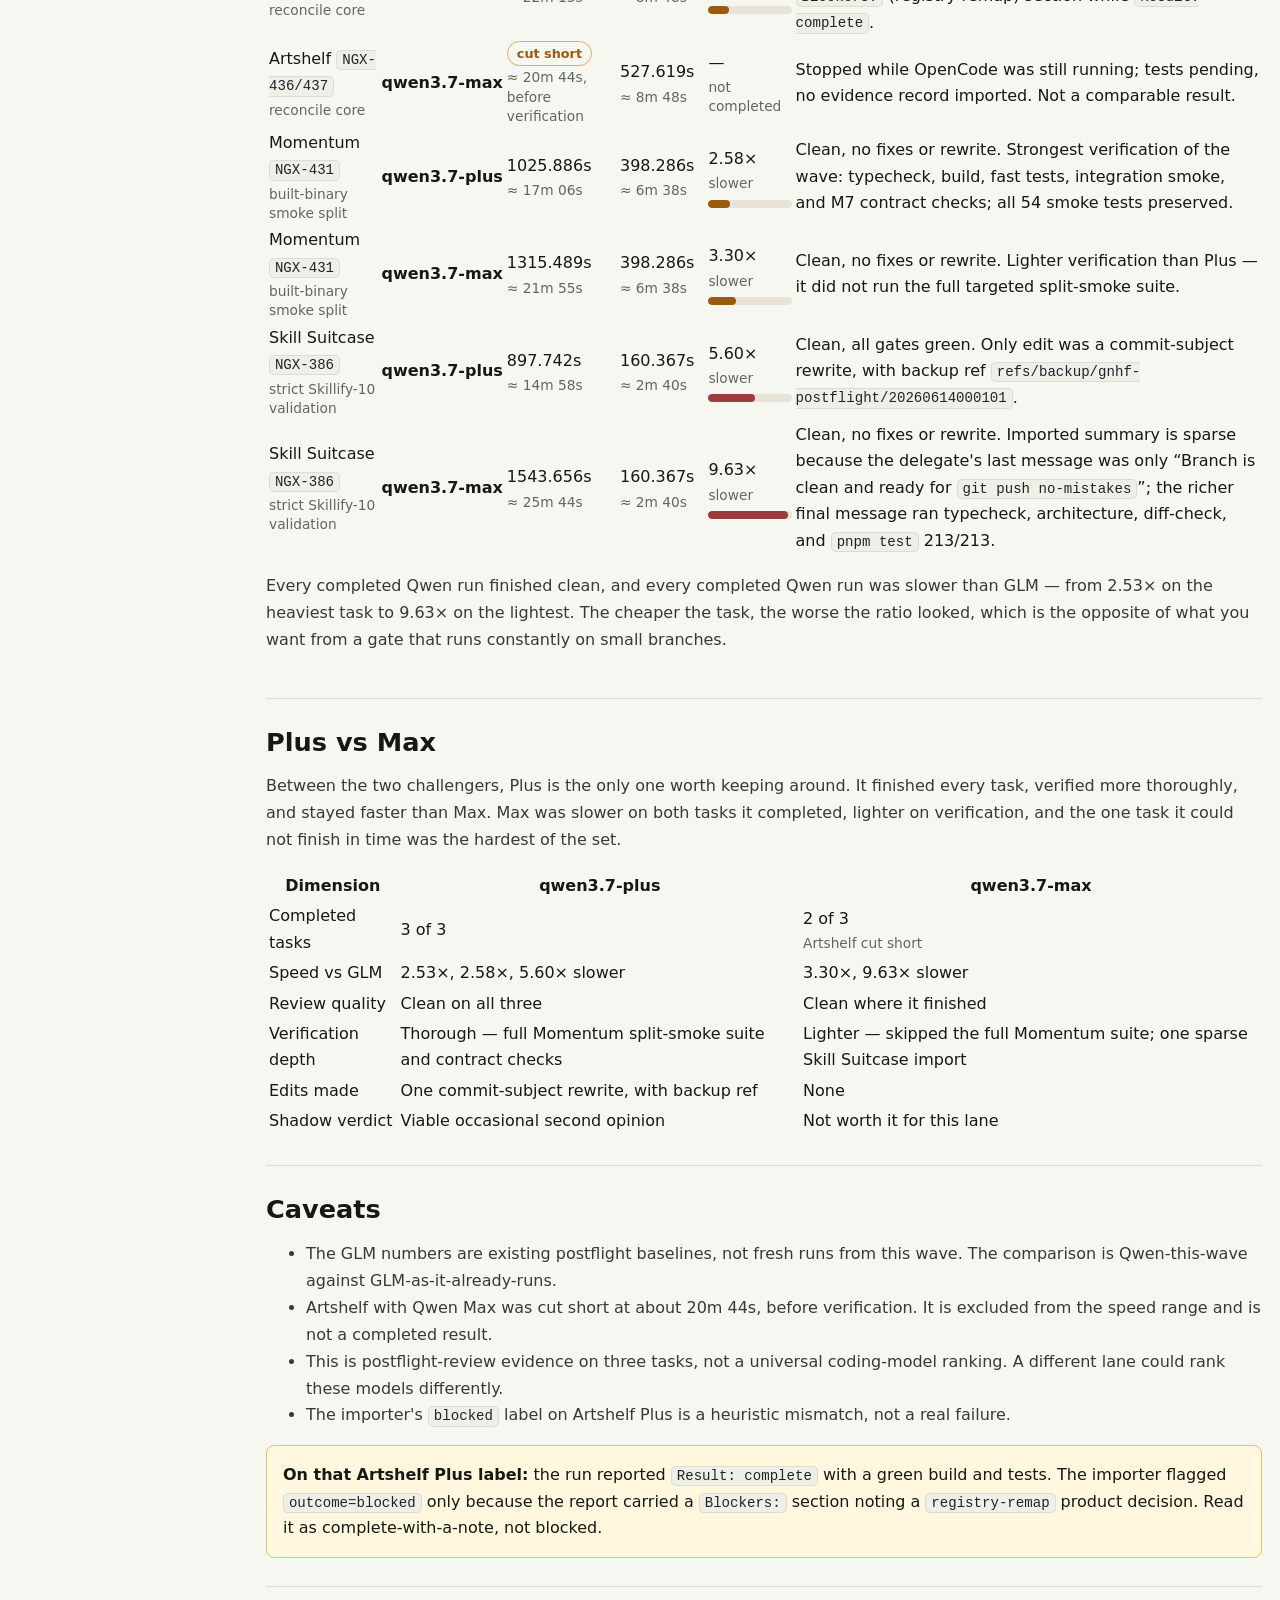
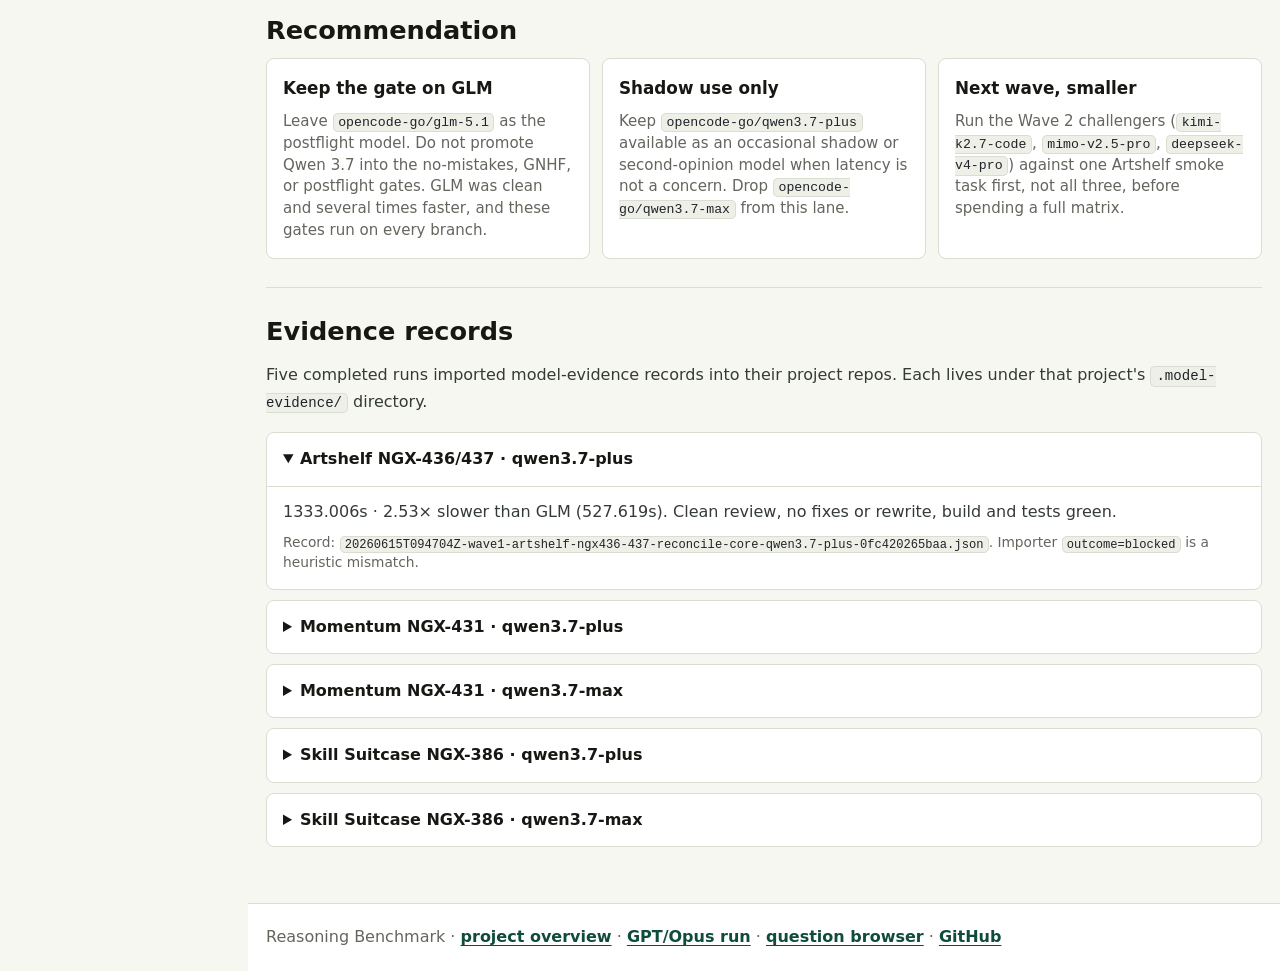
<file: docs/runs/opencode-go-qwen37-2026-06/index.html>
<!doctype html>
<html lang="en">
  <head>
    <meta charset="utf-8">
    <meta name="viewport" content="width=device-width, initial-scale=1">
    <title>OpenCode Go Qwen 3.7 postflight benchmark report</title>
    <meta
      name="description"
      content="A June 2026 OpenCode Go postflight benchmark. opencode-go/qwen3.7-plus and qwen3.7-max challenged the glm-5.1 incumbent on three real gnhf-postflight review tasks. Verdict: keep GLM as the postflight gate."
    >
    <link rel="stylesheet" href="../../site.css">
    <script src="../../theme.js" defer></script>
    <style>
      /* Report-specific bits only. Layout, typography, tables, cards, notes,
         buttons, and dark-mode all come from ../../site.css. */
      .hero {
        display: grid;
        grid-template-columns: minmax(0, 1.3fr) minmax(260px, 0.7fr);
        gap: 32px;
        align-items: end;
        padding: 40px 0 30px;
      }

      .scoreboard {
        display: grid;
        grid-template-columns: repeat(2, minmax(0, 1fr));
        gap: 12px;
      }

      .score-card {
        border: 1px solid var(--line);
        border-radius: 8px;
        background: var(--panel);
        padding: 16px;
        box-shadow: var(--shadow);
      }

      .score-card strong {
        display: block;
        color: var(--ink);
        font-size: 2rem;
        line-height: 1;
      }

      .score-card strong.compact {
        font-size: 1.4rem;
        white-space: nowrap;
      }

      .score-card span {
        display: block;
        margin-top: 8px;
        color: var(--muted);
        font-size: 0.9rem;
        line-height: 1.4;
      }

      .verdict {
        border: 1px solid var(--line);
        border-left: 4px solid var(--accent);
        border-radius: 8px;
        background: var(--soft);
        padding: 18px 20px;
      }

      .verdict p {
        margin: 0;
      }

      .verdict p + p {
        margin-top: 10px;
      }

      /* article is display:grid in site.css, so its section children are grid
         items that default to min-width:auto. A wide table would otherwise
         stretch the column past the viewport and scroll the whole page;
         min-width:0 keeps the overflow inside .table-scroll instead. */
      article > section {
        min-width: 0;
      }

      .table-scroll {
        overflow-x: auto;
        -webkit-overflow-scrolling: touch;
      }

      table.matrix {
        min-width: 720px;
      }

      /* Long evidence filenames and git refs wrap instead of overflowing. */
      code {
        overflow-wrap: anywhere;
      }

      .model {
        font-weight: 700;
        white-space: nowrap;
      }

      .sub {
        display: block;
        margin-top: 2px;
        color: var(--muted);
        font-size: 0.86rem;
        line-height: 1.4;
      }

      td .num {
        font-variant-numeric: tabular-nums;
        white-space: nowrap;
      }

      .bar {
        width: 100%;
        max-width: 130px;
        height: 8px;
        margin-top: 6px;
        overflow: hidden;
        border-radius: 999px;
        background: #e7e3d9;
      }

      .bar span {
        display: block;
        height: 100%;
        border-radius: inherit;
        background: var(--amber);
      }

      .bar.severe span {
        background: var(--red);
      }

      .tag {
        display: inline-block;
        border: 1px solid var(--line);
        border-radius: 999px;
        padding: 1px 9px;
        font-size: 0.8rem;
        font-weight: 600;
        white-space: nowrap;
      }

      .tag.warn {
        border-color: #d8b24a;
        color: var(--amber);
      }

      details {
        border: 1px solid var(--line);
        border-radius: 8px;
        background: var(--panel);
      }

      details + details {
        margin-top: 10px;
      }

      summary {
        cursor: pointer;
        padding: 13px 16px;
        font-weight: 600;
      }

      .case-body {
        border-top: 1px solid var(--line);
        padding: 12px 16px 16px;
      }

      .case-body p {
        margin: 0;
      }

      .case-body p + p {
        margin-top: 8px;
      }

      @media (max-width: 880px) {
        .hero,
        .scoreboard {
          grid-template-columns: 1fr;
        }

        .bar {
          max-width: none;
        }
      }
    </style>
  </head>
  <body>
    <div class="docs-shell">
      <nav class="global-nav" aria-label="Documentation">
        <a class="site-mark" href="../../index.html"><strong>Reasoning Benchmark</strong><span>Instructional docs</span></a>
        <button class="theme-toggle" type="button" data-theme-toggle aria-label="Toggle color theme" aria-pressed="false">Dark</button>
        <div class="nav-section">
          <p class="nav-section-title">Start</p>
          <a href="../../index.html">Overview</a>
          <a href="../../guides/run-locally.html">Run locally</a>
          <a href="../../guides/add-questions.html">Add questions</a>
          <a href="../../guides/score-evaluate.html">Score and evaluate</a>
          <a href="../../guides/publish-docs.html">Publish docs</a>
        </div>
        <div class="nav-section">
          <p class="nav-section-title">Reference</p>
          <a href="../../questions.html">Browse questions</a>
          <a href="https://github.com/calvinnwq/reasoning-benchmark">GitHub</a>
        </div>
        <div class="nav-section">
          <p class="nav-section-title">Runs</p>
          <div class="nav-tree">
            <a class="nav-parent" href="../gpt-opus-2026-05/">GPT/Opus May 2026</a>
            <div class="nav-children">
              <a href="../gpt-opus-2026-05/">Run overview</a>
              <a href="../gpt-opus-2026-05/answers.html">Model answers</a>
            </div>
            <a class="nav-parent" href="./" aria-current="page">OpenCode Go Qwen 3.7 Jun 2026</a>
            <div class="nav-children">
              <a href="./" aria-current="page">Run overview</a>
            </div>
          </div>
        </div>
      </nav>

      <div class="docs-content">
        <header class="page-top">
          <div class="wrap hero">
            <div>
              <nav class="breadcrumbs" aria-label="Breadcrumbs"><a href="../../index.html">Docs</a><span>/</span><span>Runs</span><span>/</span><span>OpenCode Go Qwen 3.7 Jun 2026</span></nav>
              <p class="eyebrow">Postflight model bench · OpenCode Go · June 2026</p>
              <h1>OpenCode Go Qwen 3.7 postflight benchmark report</h1>
              <p class="lede">
                Verdict first: keep <code>opencode-go/glm-5.1</code> as the postflight
                incumbent. Qwen 3.7 was mostly clean, but it ran 2.53&times; to 9.63&times;
                slower than GLM on comparable tasks and never produced a quality win big
                enough to pay for the wait.
              </p>
              <div class="actions">
                <a class="button primary" href="#verdict">Read the verdict</a>
                <a class="button" href="#results">Result matrix</a>
                <a class="button" href="../../index.html">Project overview</a>
                <a class="button" href="../gpt-opus-2026-05/">GPT/Opus run</a>
                <a class="button" href="https://github.com/calvinnwq/reasoning-benchmark">GitHub</a>
              </div>
            </div>

            <div class="scoreboard" aria-label="Run measurements">
              <div class="score-card">
                <strong>5</strong>
                <span>completed Qwen evidence records across three tasks</span>
              </div>
              <div class="score-card">
                <strong>1</strong>
                <span>Qwen Max run cut short before verification (Artshelf)</span>
              </div>
              <div class="score-card">
                <strong class="compact">2.53&times;&ndash;9.63&times;</strong>
                <span>slower than GLM on completed comparable tasks</span>
              </div>
              <div class="score-card">
                <strong>0</strong>
                <span>promotion-worthy wins for Qwen 3.7</span>
              </div>
            </div>
          </div>
        </header>

        <main class="wrap">
          <article>
            <section id="verdict">
              <h2>Verdict</h2>
              <div class="verdict">
                <p>
                  <strong>Keep <code>opencode-go/glm-5.1</code> as the postflight incumbent.</strong>
                  Do not promote Qwen 3.7 into the no-mistakes, GNHF, or postflight gates.
                </p>
                <p>
                  <code>opencode-go/qwen3.7-plus</code> is the better of the two and is fine
                  to keep as an occasional shadow second opinion when latency does not matter.
                  <code>opencode-go/qwen3.7-max</code> is not worth it for this lane.
                </p>
              </div>
              <p>
                This was a postflight model bake-off, not a general coding contest. Two Qwen 3.7
                challengers ran the same real review tasks GLM already handles. Their reviews were
                usually clean, but clean was the floor here, and GLM was clean and several times
                faster. Speed is the whole point of a gate that runs on every branch, so a model
                that is two to nine times slower for the same outcome does not earn the seat.
              </p>
            </section>

            <section>
              <h2>Run profile</h2>
              <p>
                This benchmark measures real postflight review work, not synthetic reasoning
                prompts. Each model was handed the same pre-postflight branch and asked to review,
                autofix clear issues, verify, and clean up history through the
                <code>gnhf-postflight</code> delegate route on OpenCode Go.
              </p>
              <div class="grid">
                <div class="mini-card">
                  <strong>Benchmark type</strong>
                  <p>Live <code>gnhf-postflight</code> runs over real branches. The output is review quality, edits, verification, and wall-clock time.</p>
                </div>
                <div class="mini-card">
                  <strong>Tasks</strong>
                  <p>Artshelf <code>NGX-436/437</code> reconcile core, Momentum <code>NGX-431</code> built-binary smoke split, Skill Suitcase <code>NGX-386</code> strict Skillify-10 validation.</p>
                </div>
                <div class="mini-card">
                  <strong>Incumbent</strong>
                  <p><code>opencode-go/glm-5.1</code> &mdash; the current postflight gate model and the bar to beat.</p>
                </div>
                <div class="mini-card">
                  <strong>Challengers</strong>
                  <p><code>opencode-go/qwen3.7-plus</code> and <code>opencode-go/qwen3.7-max</code>, run on the same tasks through the same route.</p>
                </div>
                <div class="mini-card">
                  <strong>GLM controls</strong>
                  <p>Existing postflight baselines per task: 527.619s, 398.286s, and 160.367s. They were not rerun in this wave.</p>
                </div>
                <div class="mini-card">
                  <strong>What counts as a win</strong>
                  <p>Faster than GLM, or a clear quality edge worth the extra time. Neither challenger cleared that bar.</p>
                </div>
              </div>
            </section>

            <section id="results">
              <h2>Result matrix</h2>
              <div class="table-scroll">
                <table class="matrix">
                  <thead>
                    <tr>
                      <th>Task</th>
                      <th>Model</th>
                      <th>Duration</th>
                      <th>GLM baseline</th>
                      <th>Speed vs GLM</th>
                      <th>Quality &amp; caveats</th>
                    </tr>
                  </thead>
                  <tbody>
                    <tr>
                      <td>Artshelf <code>NGX-436/437</code><span class="sub">reconcile core</span></td>
                      <td class="model">qwen3.7-plus</td>
                      <td><span class="num">1333.006s</span><span class="sub">≈ 22m 13s</span></td>
                      <td><span class="num">527.619s</span><span class="sub">≈ 8m 48s</span></td>
                      <td><span class="num">2.53&times;</span> <span class="sub">slower</span><div class="bar"><span style="width: 25.3%"></span></div></td>
                      <td>Clean review, no fixes or rewrite, build and tests green. Importer marked <code>blocked</code> &mdash; a heuristic mismatch from a <code>Blockers:</code> (registry-remap) section while <code>Result: complete</code>.</td>
                    </tr>
                    <tr>
                      <td>Artshelf <code>NGX-436/437</code><span class="sub">reconcile core</span></td>
                      <td class="model">qwen3.7-max</td>
                      <td><span class="tag warn">cut short</span><span class="sub">≈ 20m 44s, before verification</span></td>
                      <td><span class="num">527.619s</span><span class="sub">≈ 8m 48s</span></td>
                      <td>&mdash;<span class="sub">not completed</span></td>
                      <td>Stopped while OpenCode was still running; tests pending, no evidence record imported. Not a comparable result.</td>
                    </tr>
                    <tr>
                      <td>Momentum <code>NGX-431</code><span class="sub">built-binary smoke split</span></td>
                      <td class="model">qwen3.7-plus</td>
                      <td><span class="num">1025.886s</span><span class="sub">≈ 17m 06s</span></td>
                      <td><span class="num">398.286s</span><span class="sub">≈ 6m 38s</span></td>
                      <td><span class="num">2.58&times;</span> <span class="sub">slower</span><div class="bar"><span style="width: 25.8%"></span></div></td>
                      <td>Clean, no fixes or rewrite. Strongest verification of the wave: typecheck, build, fast tests, integration smoke, and M7 contract checks; all 54 smoke tests preserved.</td>
                    </tr>
                    <tr>
                      <td>Momentum <code>NGX-431</code><span class="sub">built-binary smoke split</span></td>
                      <td class="model">qwen3.7-max</td>
                      <td><span class="num">1315.489s</span><span class="sub">≈ 21m 55s</span></td>
                      <td><span class="num">398.286s</span><span class="sub">≈ 6m 38s</span></td>
                      <td><span class="num">3.30&times;</span> <span class="sub">slower</span><div class="bar"><span style="width: 33%"></span></div></td>
                      <td>Clean, no fixes or rewrite. Lighter verification than Plus &mdash; it did not run the full targeted split-smoke suite.</td>
                    </tr>
                    <tr>
                      <td>Skill Suitcase <code>NGX-386</code><span class="sub">strict Skillify-10 validation</span></td>
                      <td class="model">qwen3.7-plus</td>
                      <td><span class="num">897.742s</span><span class="sub">≈ 14m 58s</span></td>
                      <td><span class="num">160.367s</span><span class="sub">≈ 2m 40s</span></td>
                      <td><span class="num">5.60&times;</span> <span class="sub">slower</span><div class="bar severe"><span style="width: 56%"></span></div></td>
                      <td>Clean, all gates green. Only edit was a commit-subject rewrite, with backup ref <code>refs/backup/gnhf-postflight/20260614000101</code>.</td>
                    </tr>
                    <tr>
                      <td>Skill Suitcase <code>NGX-386</code><span class="sub">strict Skillify-10 validation</span></td>
                      <td class="model">qwen3.7-max</td>
                      <td><span class="num">1543.656s</span><span class="sub">≈ 25m 44s</span></td>
                      <td><span class="num">160.367s</span><span class="sub">≈ 2m 40s</span></td>
                      <td><span class="num">9.63&times;</span> <span class="sub">slower</span><div class="bar severe"><span style="width: 96.3%"></span></div></td>
                      <td>Clean, no fixes or rewrite. Imported summary is sparse because the delegate's last message was only &ldquo;Branch is clean and ready for <code>git push no-mistakes</code>&rdquo;; the richer final message ran typecheck, architecture, diff-check, and <code>pnpm test</code> 213/213.</td>
                    </tr>
                  </tbody>
                </table>
              </div>
              <p>
                Every completed Qwen run finished clean, and every completed Qwen run was slower
                than GLM &mdash; from 2.53&times; on the heaviest task to 9.63&times; on the lightest.
                The cheaper the task, the worse the ratio looked, which is the opposite of what you
                want from a gate that runs constantly on small branches.
              </p>
            </section>

            <section>
              <h2>Plus vs Max</h2>
              <p>
                Between the two challengers, Plus is the only one worth keeping around. It finished
                every task, verified more thoroughly, and stayed faster than Max. Max was slower on
                both tasks it completed, lighter on verification, and the one task it could not finish
                in time was the hardest of the set.
              </p>
              <div class="table-scroll">
                <table>
                  <thead>
                    <tr>
                      <th>Dimension</th>
                      <th>qwen3.7-plus</th>
                      <th>qwen3.7-max</th>
                    </tr>
                  </thead>
                  <tbody>
                    <tr>
                      <td>Completed tasks</td>
                      <td>3 of 3</td>
                      <td>2 of 3 <span class="sub">Artshelf cut short</span></td>
                    </tr>
                    <tr>
                      <td>Speed vs GLM</td>
                      <td>2.53&times;, 2.58&times;, 5.60&times; slower</td>
                      <td>3.30&times;, 9.63&times; slower</td>
                    </tr>
                    <tr>
                      <td>Review quality</td>
                      <td>Clean on all three</td>
                      <td>Clean where it finished</td>
                    </tr>
                    <tr>
                      <td>Verification depth</td>
                      <td>Thorough &mdash; full Momentum split-smoke suite and contract checks</td>
                      <td>Lighter &mdash; skipped the full Momentum suite; one sparse Skill Suitcase import</td>
                    </tr>
                    <tr>
                      <td>Edits made</td>
                      <td>One commit-subject rewrite, with backup ref</td>
                      <td>None</td>
                    </tr>
                    <tr>
                      <td>Shadow verdict</td>
                      <td>Viable occasional second opinion</td>
                      <td>Not worth it for this lane</td>
                    </tr>
                  </tbody>
                </table>
              </div>
            </section>

            <section>
              <h2>Caveats</h2>
              <ul>
                <li>The GLM numbers are existing postflight baselines, not fresh runs from this wave. The comparison is Qwen-this-wave against GLM-as-it-already-runs.</li>
                <li>Artshelf with Qwen Max was cut short at about 20m 44s, before verification. It is excluded from the speed range and is not a completed result.</li>
                <li>This is postflight-review evidence on three tasks, not a universal coding-model ranking. A different lane could rank these models differently.</li>
                <li>The importer's <code>blocked</code> label on Artshelf Plus is a heuristic mismatch, not a real failure.</li>
              </ul>
              <div class="note">
                <strong>On that Artshelf Plus label:</strong> the run reported <code>Result: complete</code>
                with a green build and tests. The importer flagged <code>outcome=blocked</code> only
                because the report carried a <code>Blockers:</code> section noting a
                <code>registry-remap</code> product decision. Read it as complete-with-a-note, not blocked.
              </div>
            </section>

            <section>
              <h2>Recommendation</h2>
              <div class="grid">
                <div class="card">
                  <h3>Keep the gate on GLM</h3>
                  <p>
                    Leave <code>opencode-go/glm-5.1</code> as the postflight model. Do not promote
                    Qwen 3.7 into the no-mistakes, GNHF, or postflight gates. GLM was clean and
                    several times faster, and these gates run on every branch.
                  </p>
                </div>
                <div class="card">
                  <h3>Shadow use only</h3>
                  <p>
                    Keep <code>opencode-go/qwen3.7-plus</code> available as an occasional shadow or
                    second-opinion model when latency is not a concern. Drop
                    <code>opencode-go/qwen3.7-max</code> from this lane.
                  </p>
                </div>
                <div class="card">
                  <h3>Next wave, smaller</h3>
                  <p>
                    Run the Wave 2 challengers (<code>kimi-k2.7-code</code>, <code>mimo-v2.5-pro</code>,
                    <code>deepseek-v4-pro</code>) against one Artshelf smoke task first, not all three,
                    before spending a full matrix.
                  </p>
                </div>
              </div>
            </section>

            <section>
              <h2>Evidence records</h2>
              <p>
                Five completed runs imported model-evidence records into their project repos. Each
                lives under that project's <code>.model-evidence/</code> directory.
              </p>
              <details open>
                <summary>Artshelf NGX-436/437 · qwen3.7-plus</summary>
                <div class="case-body">
                  <p>1333.006s · 2.53&times; slower than GLM (527.619s). Clean review, no fixes or rewrite, build and tests green.</p>
                  <p class="sub">Record: <code>20260615T094704Z-wave1-artshelf-ngx436-437-reconcile-core-qwen3.7-plus-0fc420265baa.json</code>. Importer <code>outcome=blocked</code> is a heuristic mismatch.</p>
                </div>
              </details>
              <details>
                <summary>Momentum NGX-431 · qwen3.7-plus</summary>
                <div class="case-body">
                  <p>1025.886s · 2.58&times; slower than GLM (398.286s). Clean, no fixes or rewrite, strongest verification of the wave.</p>
                  <p class="sub">Record: <code>20260615T084135Z-wave1-momentum-ngx431-smoke-split-qwen3.7-plus-1c176c41b9e9.json</code>.</p>
                </div>
              </details>
              <details>
                <summary>Momentum NGX-431 · qwen3.7-max</summary>
                <div class="case-body">
                  <p>1315.489s · 3.30&times; slower than GLM (398.286s). Clean, no fixes or rewrite, lighter verification than Plus.</p>
                  <p class="sub">Record: <code>20260615T090332Z-wave1-momentum-ngx431-smoke-split-qwen3.7-max-9741974176e8.json</code>.</p>
                </div>
              </details>
              <details>
                <summary>Skill Suitcase NGX-386 · qwen3.7-plus</summary>
                <div class="case-body">
                  <p>897.742s · 5.60&times; slower than GLM (160.367s). Clean, all gates green. Commit-subject rewrite only, with backup ref <code>refs/backup/gnhf-postflight/20260614000101</code>.</p>
                  <p class="sub">Record: <code>20260615T094704Z-wave1-skill-suitcase-ngx386-strict-validation-qwen3.7-plus-d973e2822955.json</code>.</p>
                </div>
              </details>
              <details>
                <summary>Skill Suitcase NGX-386 · qwen3.7-max</summary>
                <div class="case-body">
                  <p>1543.656s · 9.63&times; slower than GLM (160.367s). Clean, no fixes or rewrite.</p>
                  <p class="sub">Record: <code>20260615T094415Z-wave1-skill-suitcase-ngx386-strict-validation-qwen3.7-max-db7d3d09e7e4.json</code>. Imported summary is sparse because the last delegate message was only &ldquo;Branch is clean and ready for <code>git push no-mistakes</code>&rdquo;.</p>
                </div>
              </details>
            </section>
          </article>
        </main>

        <footer class="site-footer">
          <div class="wrap">
            Reasoning Benchmark ·
            <a href="../../index.html">project overview</a> ·
            <a href="../gpt-opus-2026-05/">GPT/Opus run</a> ·
            <a href="../../questions.html">question browser</a> ·
            <a href="https://github.com/calvinnwq/reasoning-benchmark">GitHub</a>
          </div>
        </footer>
      </div>
    </div>
  </body>
</html>
</file>
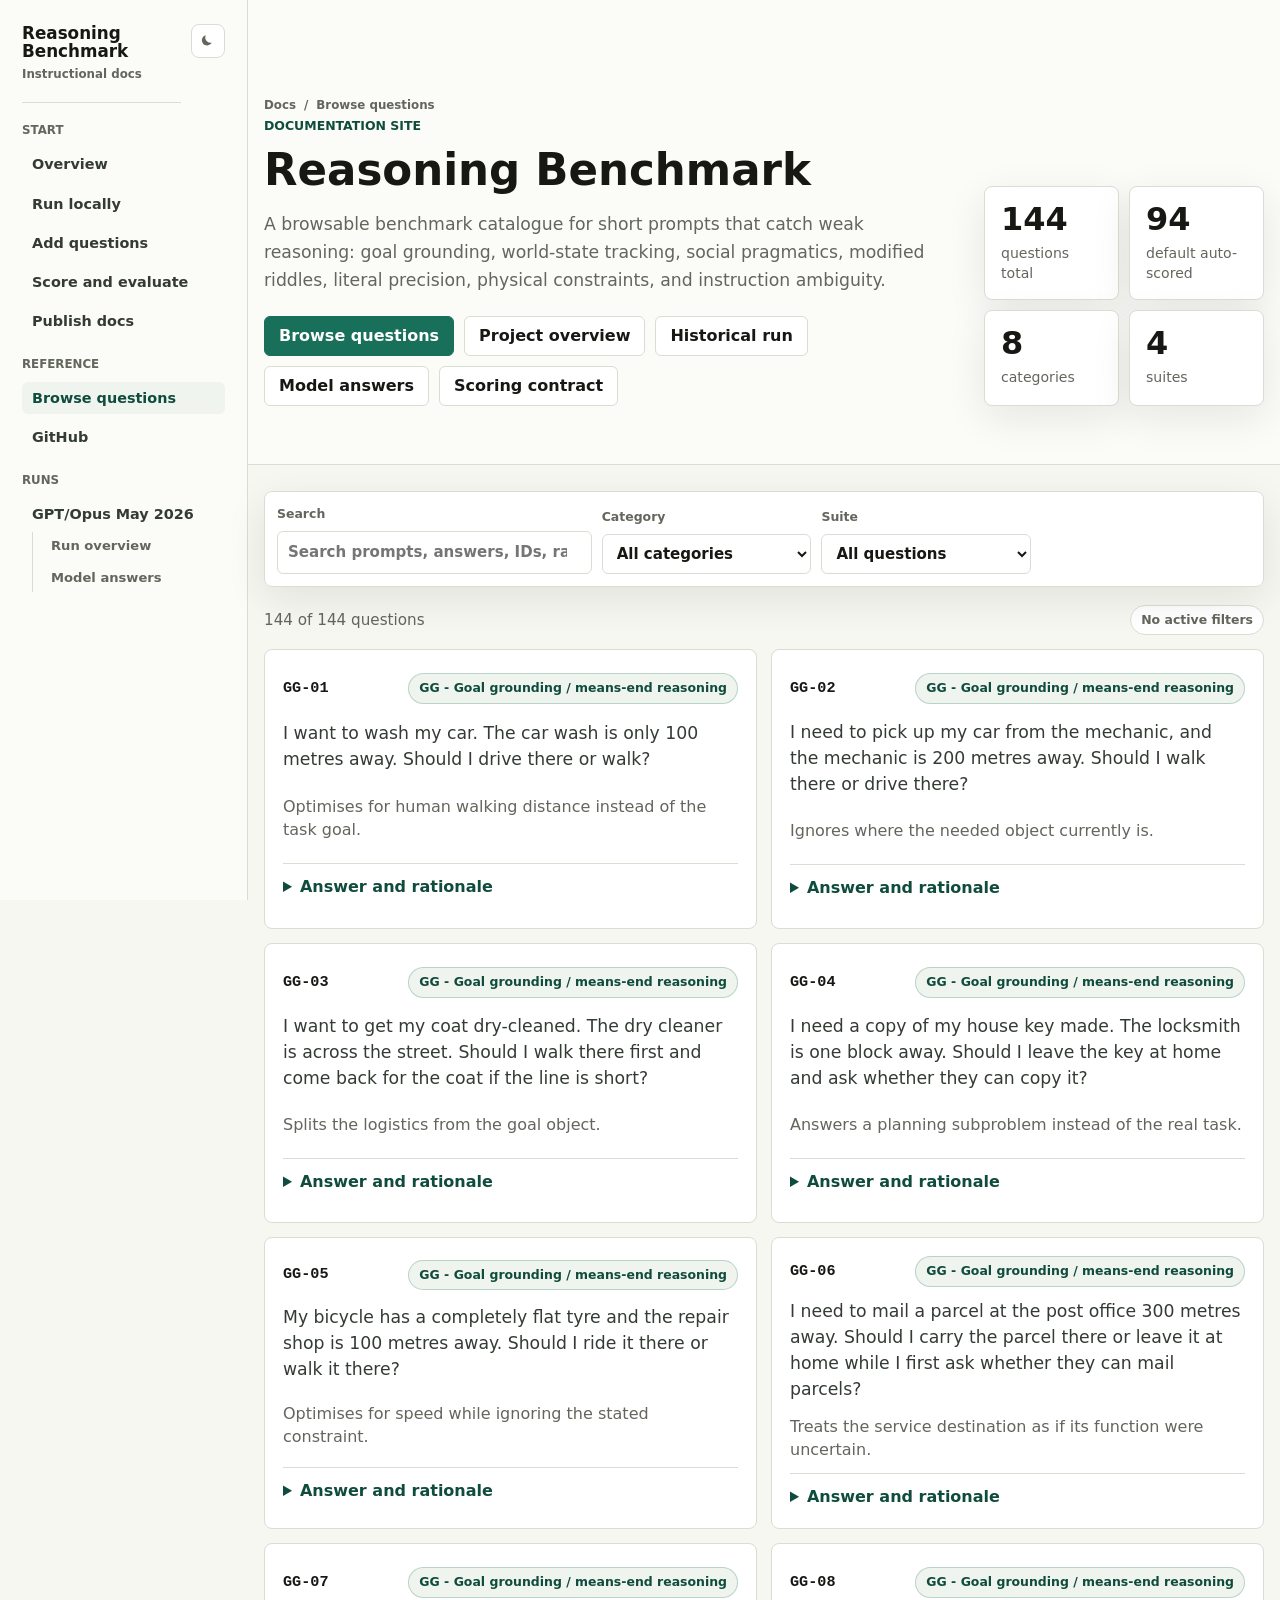
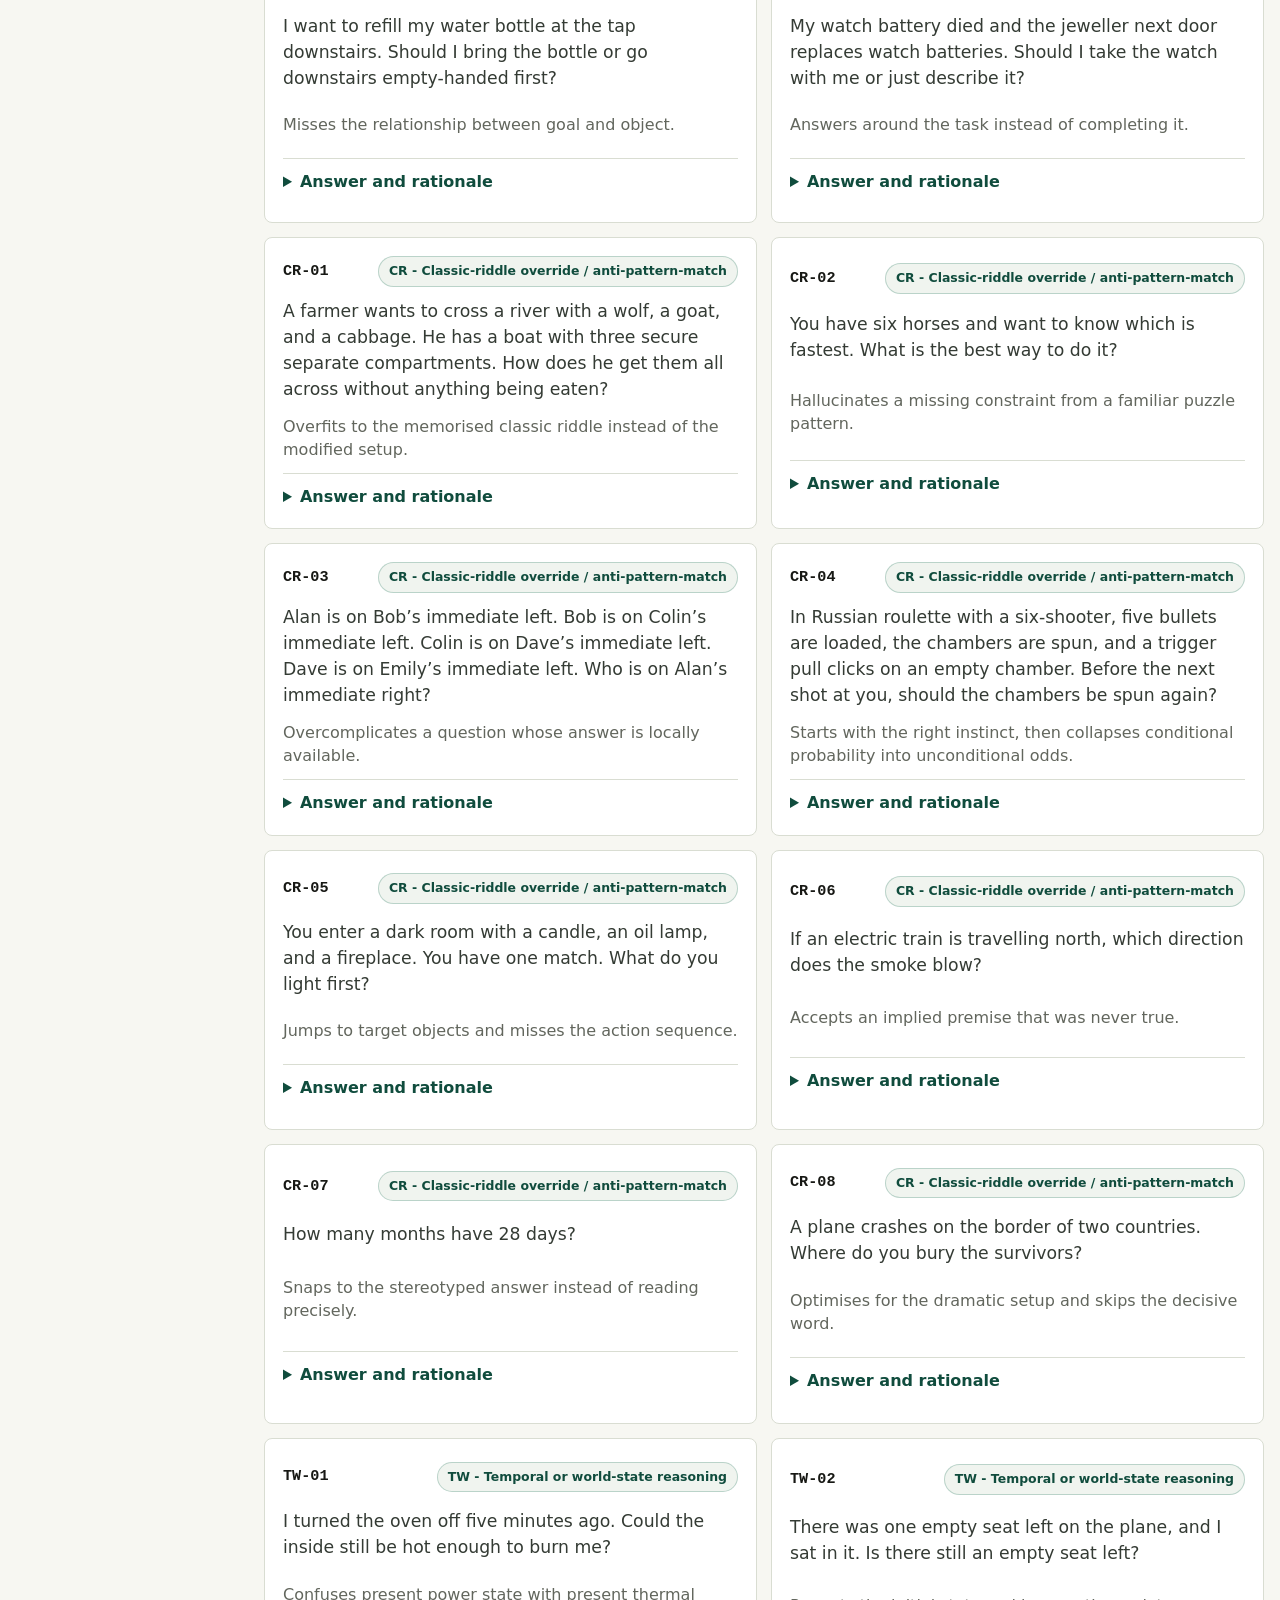
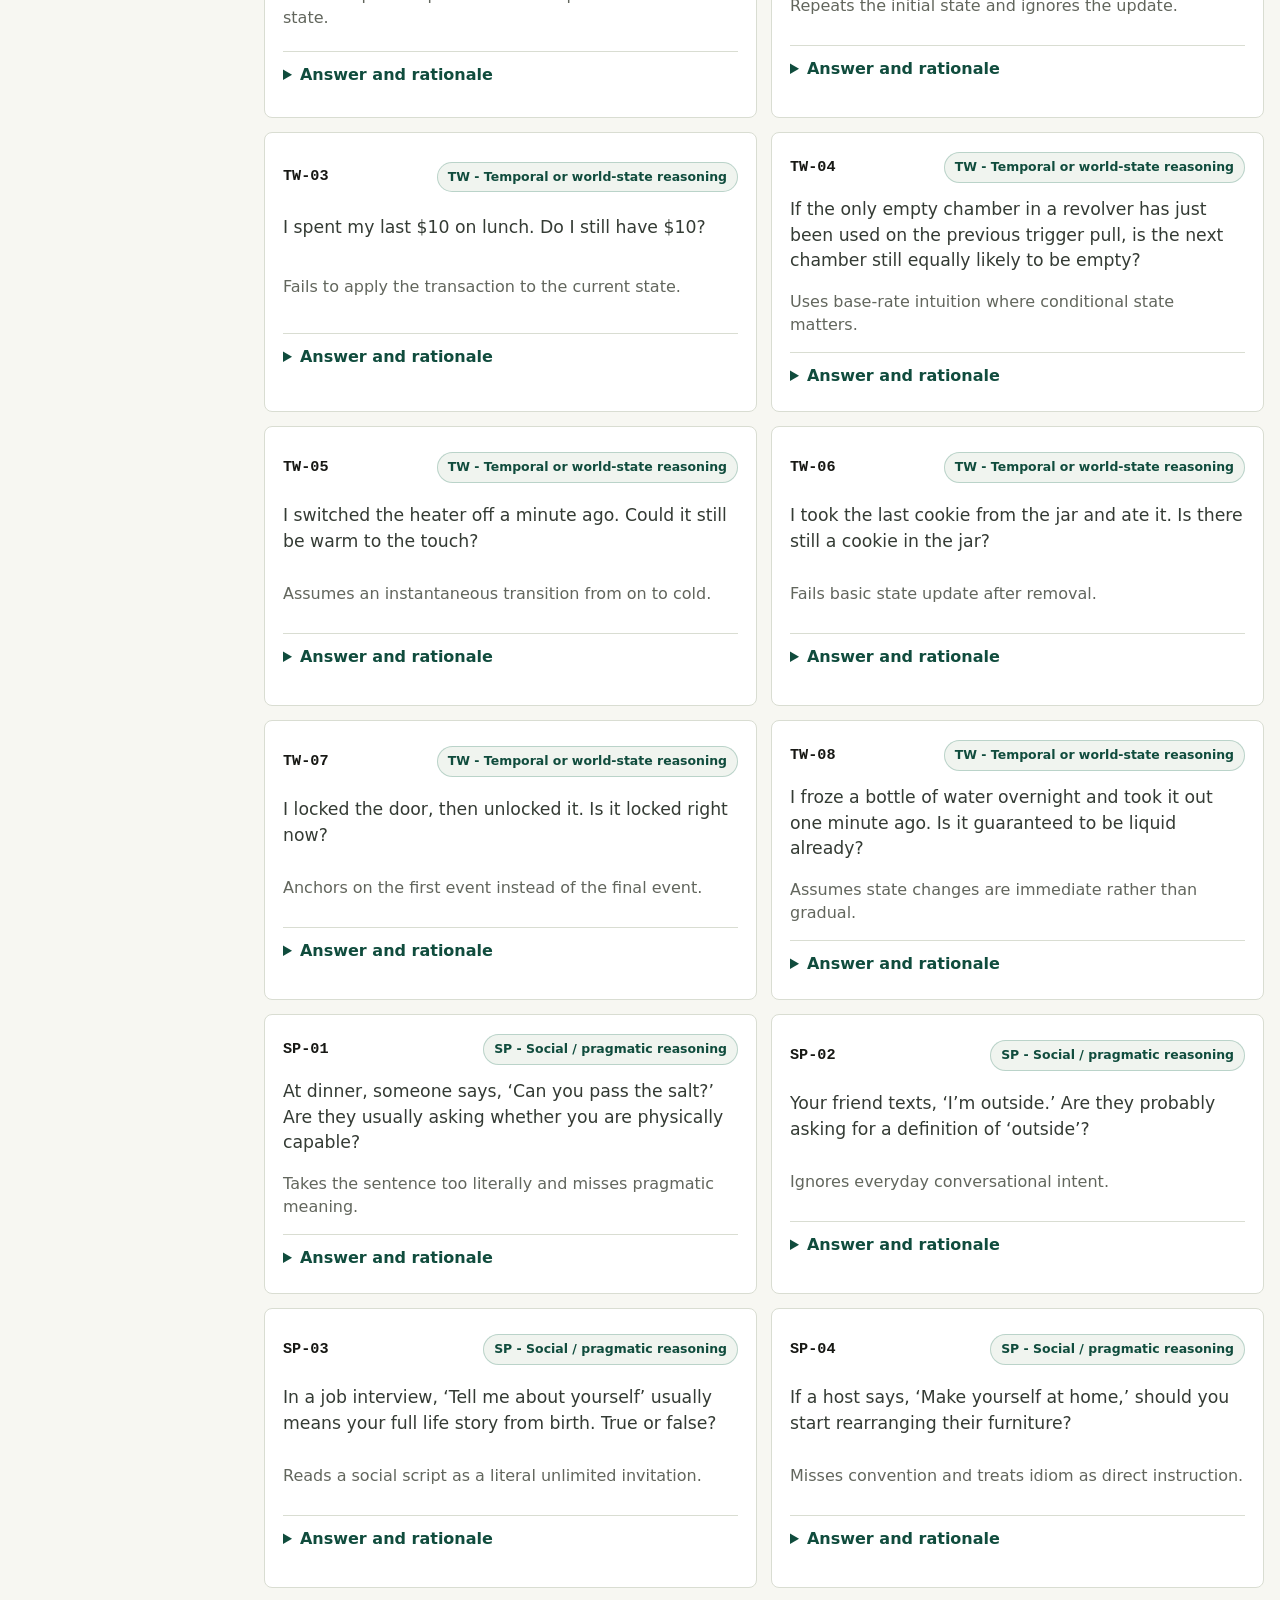
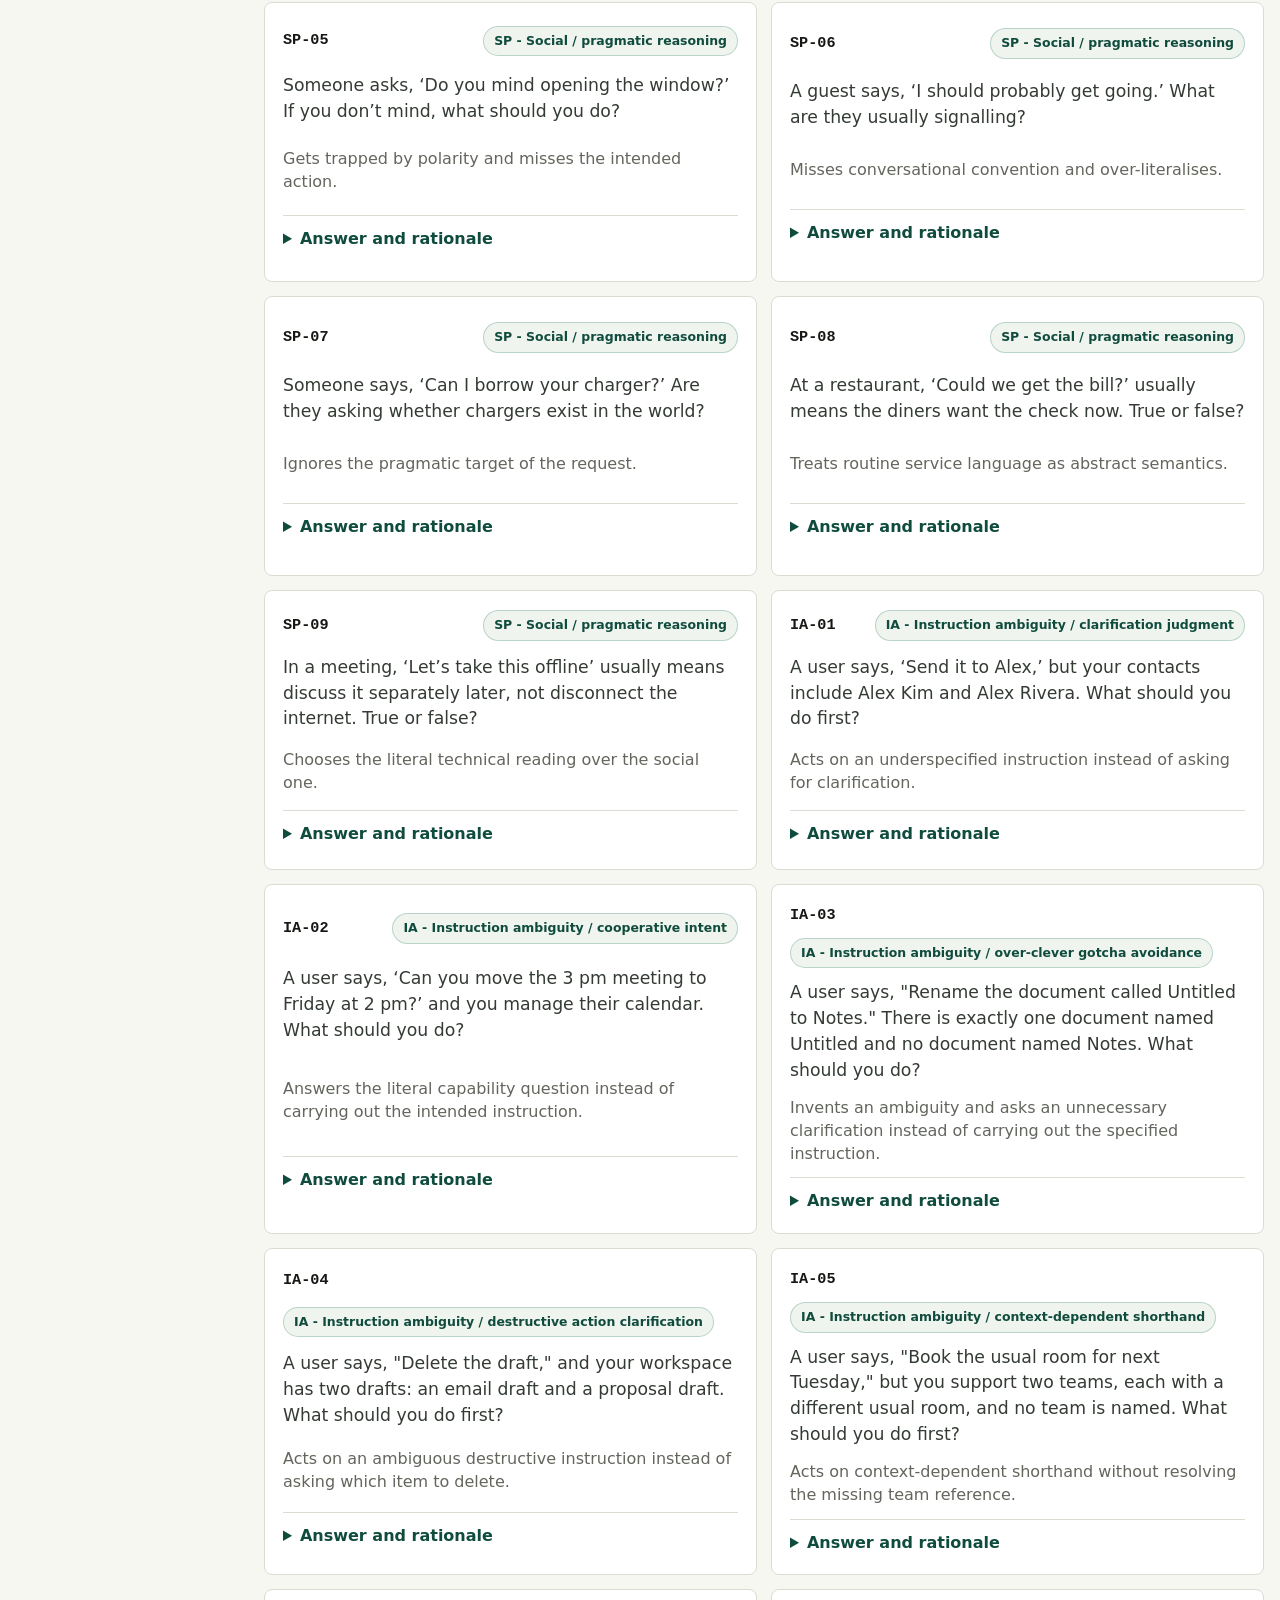
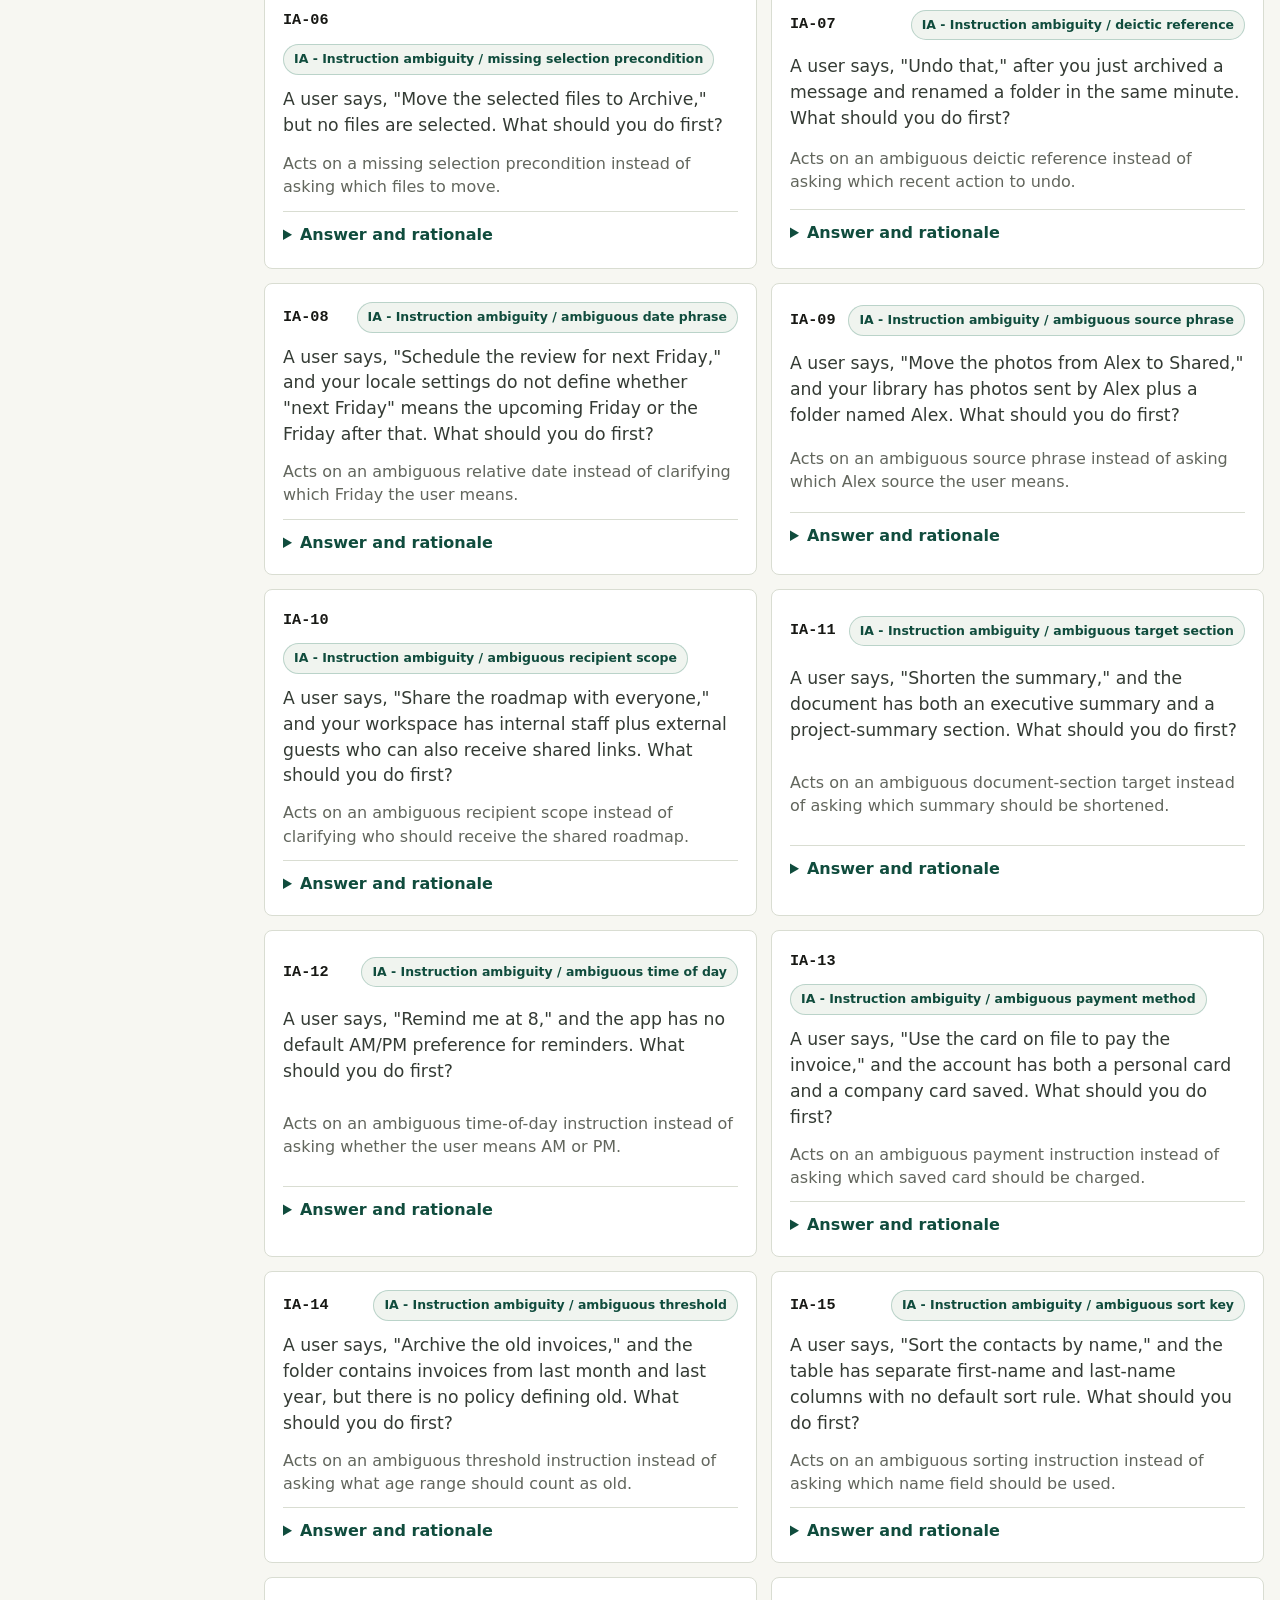
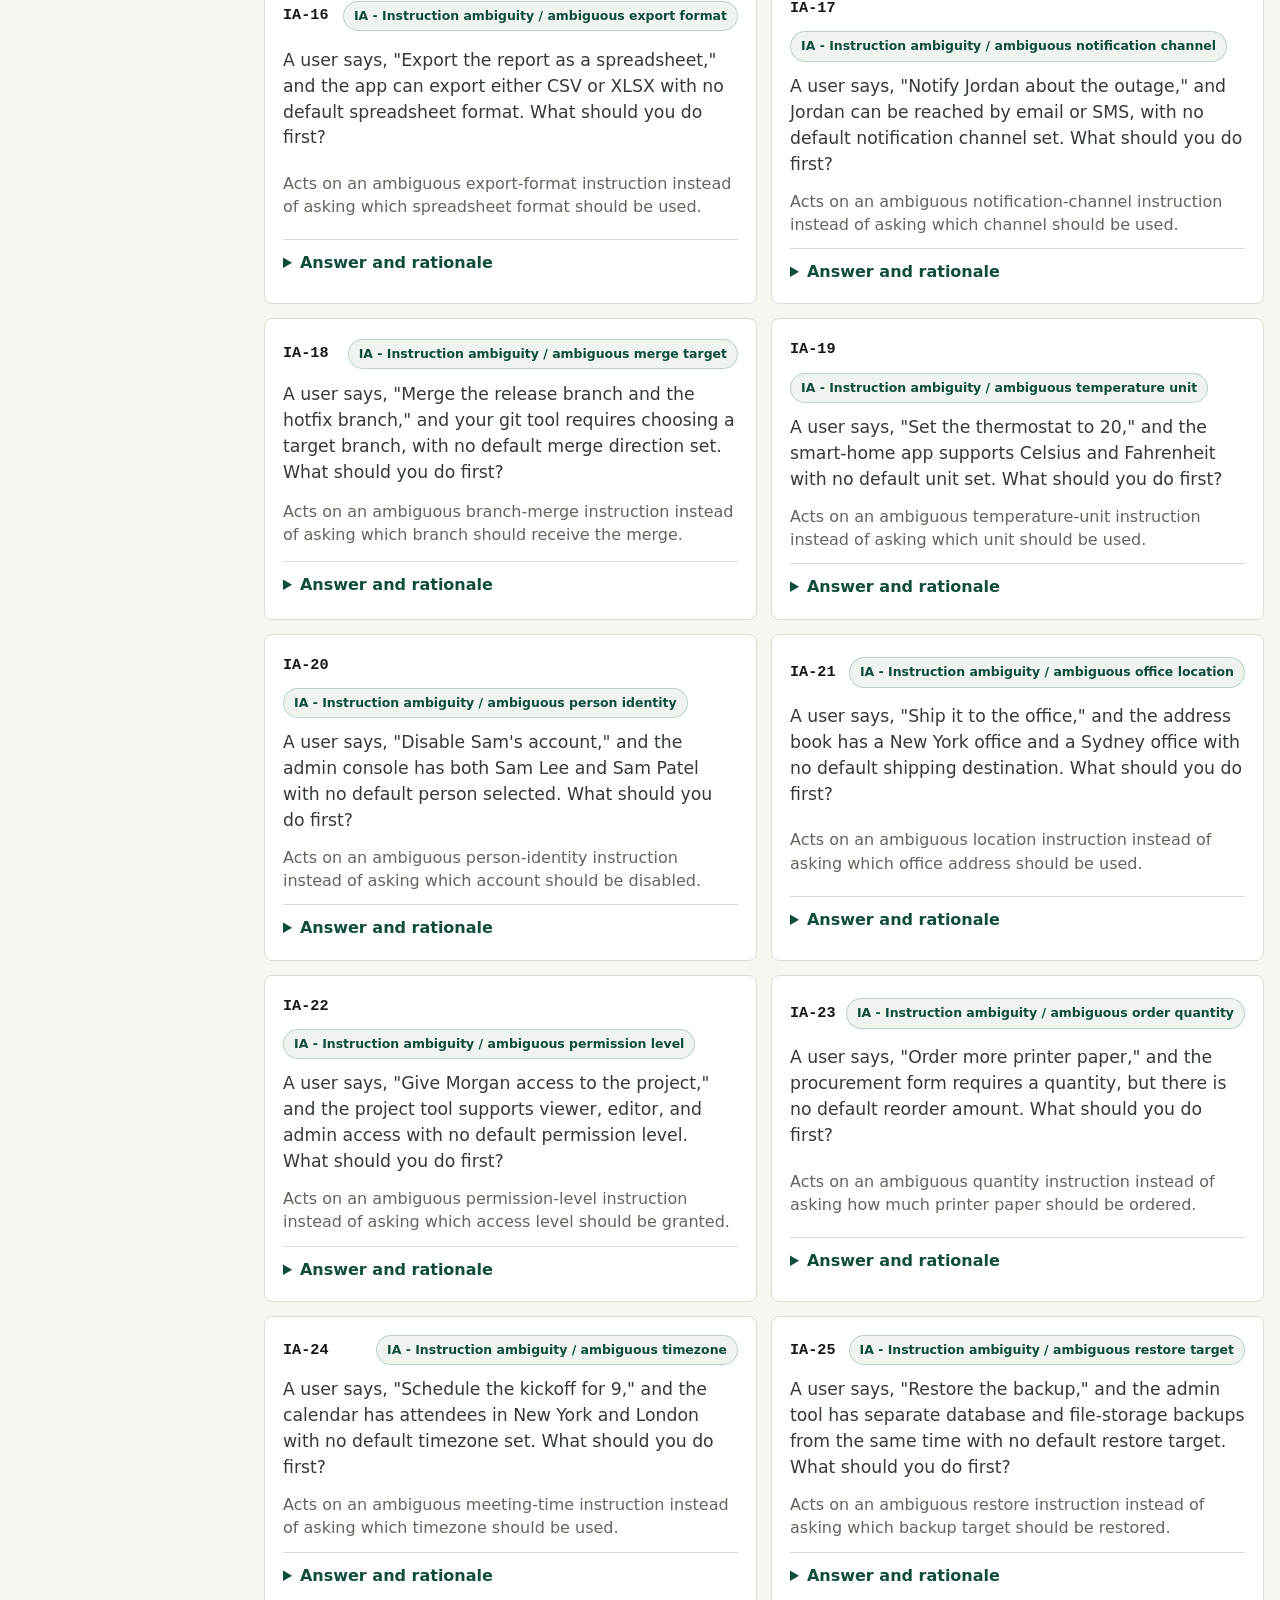
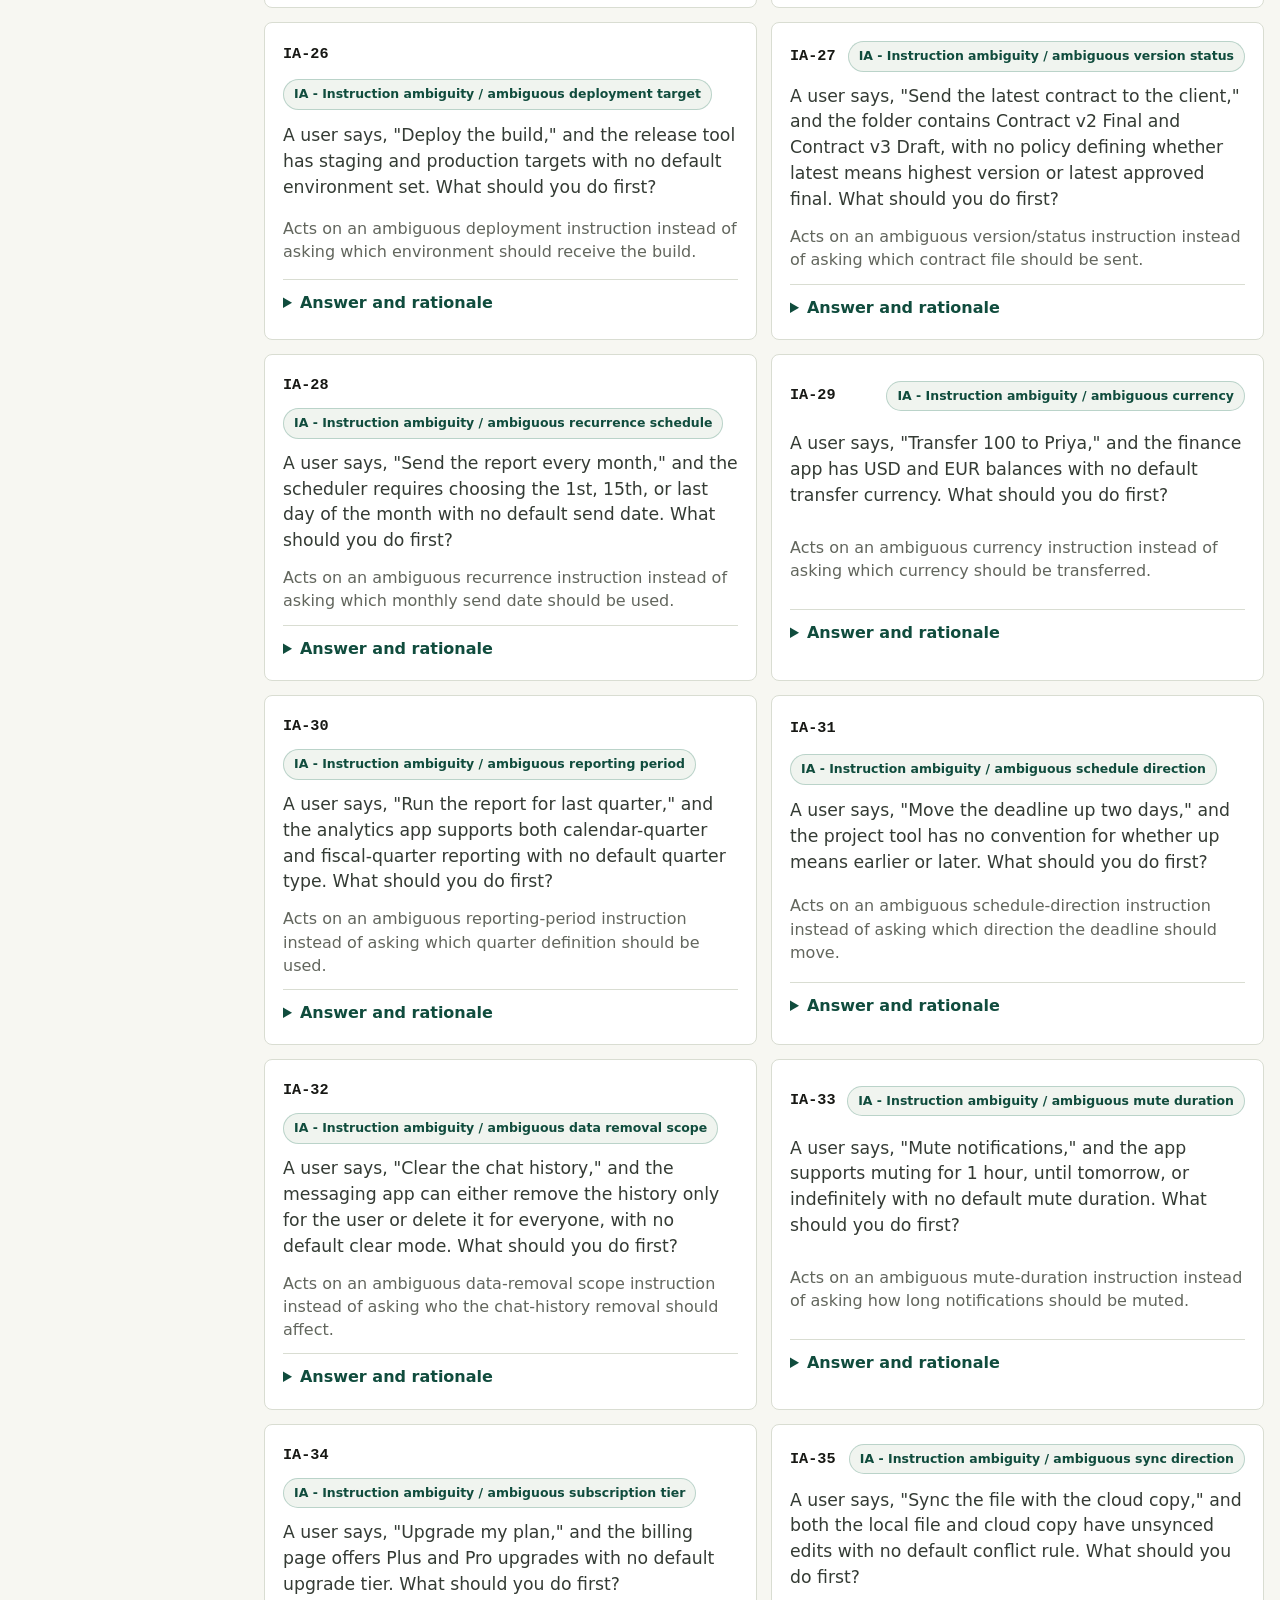
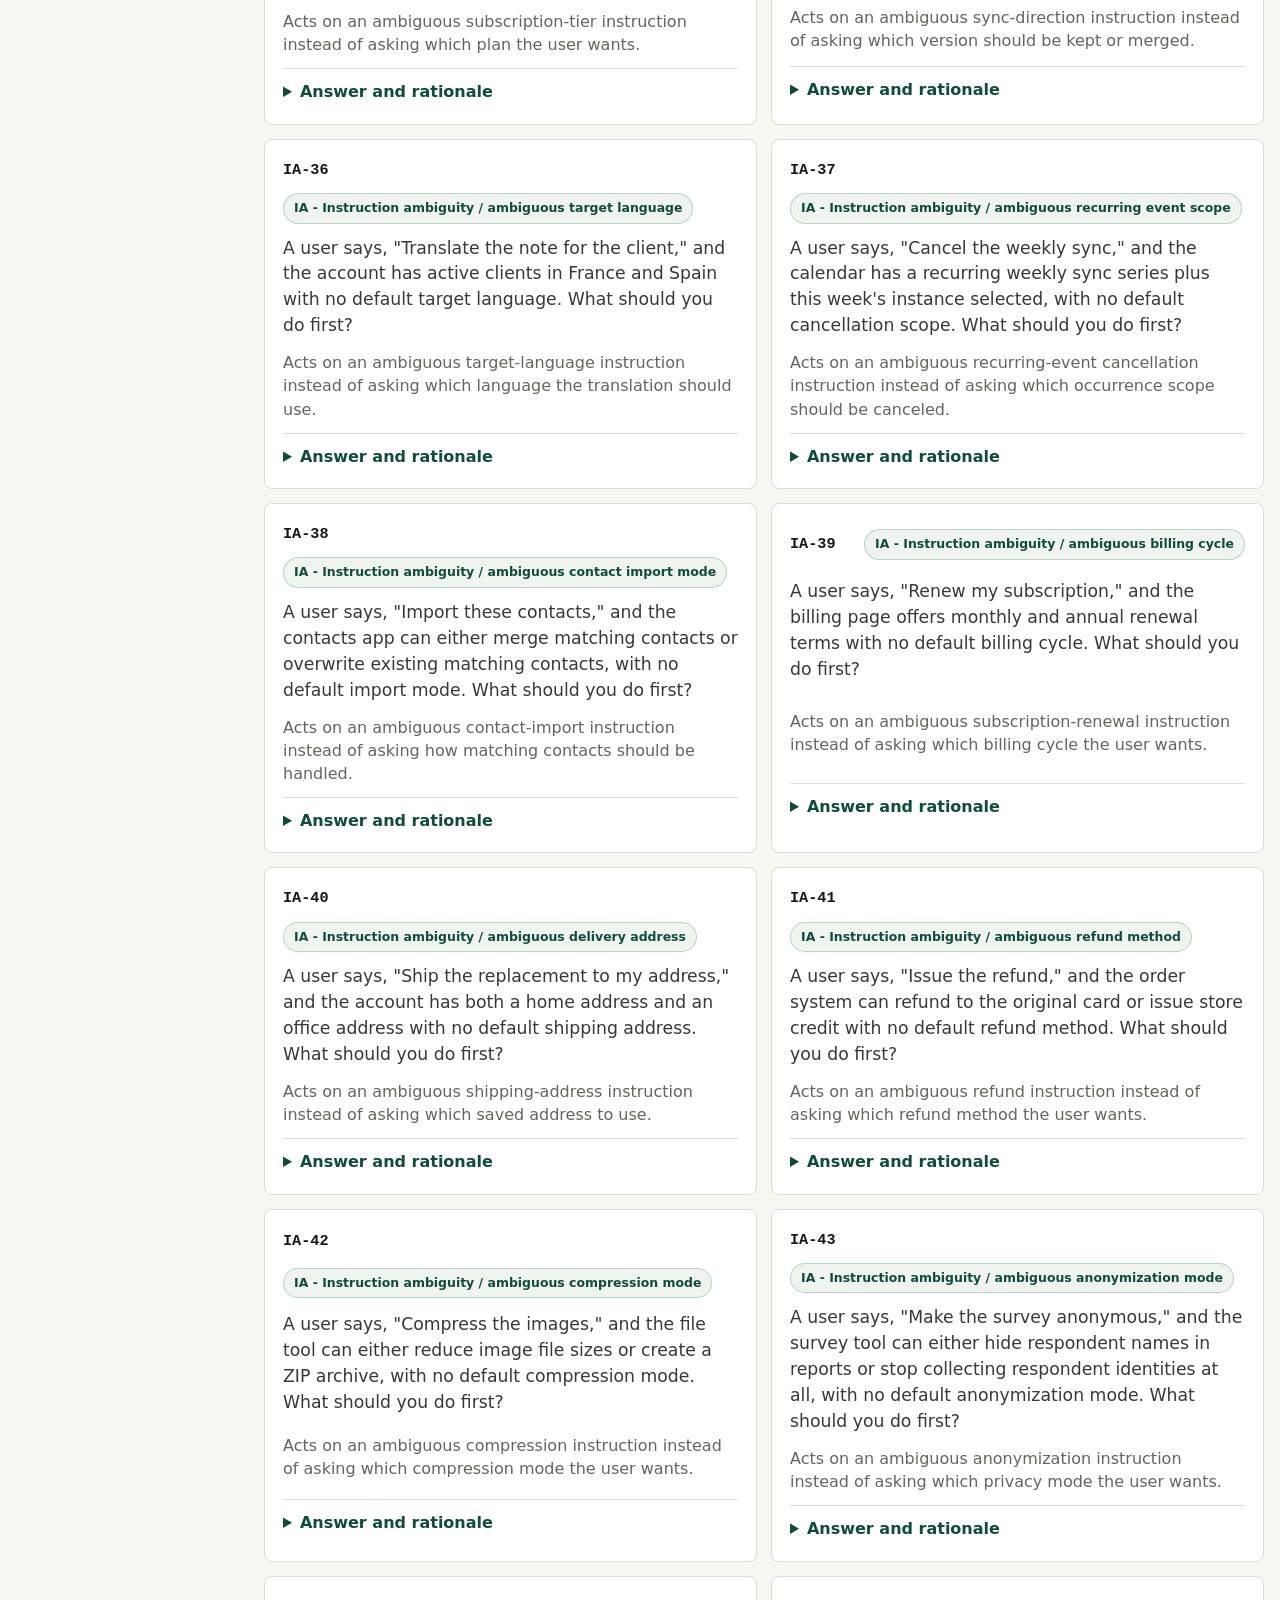
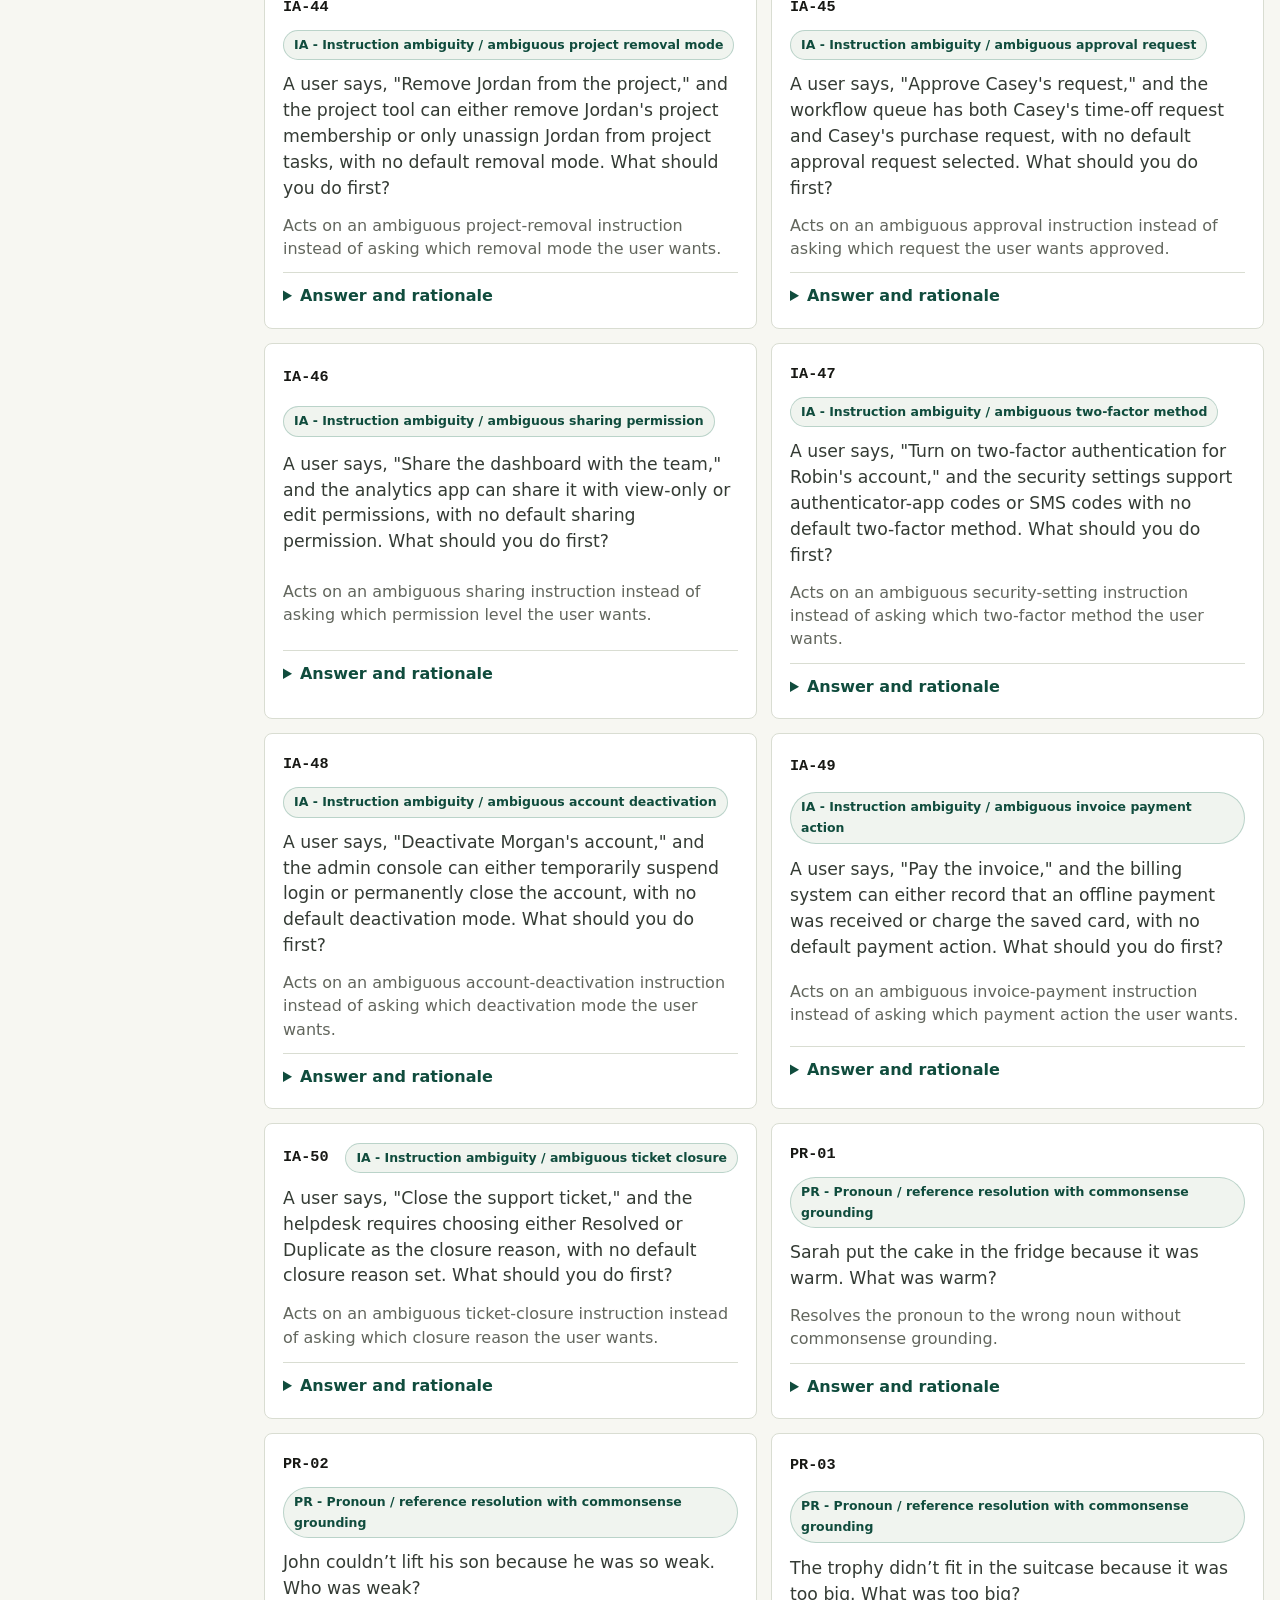
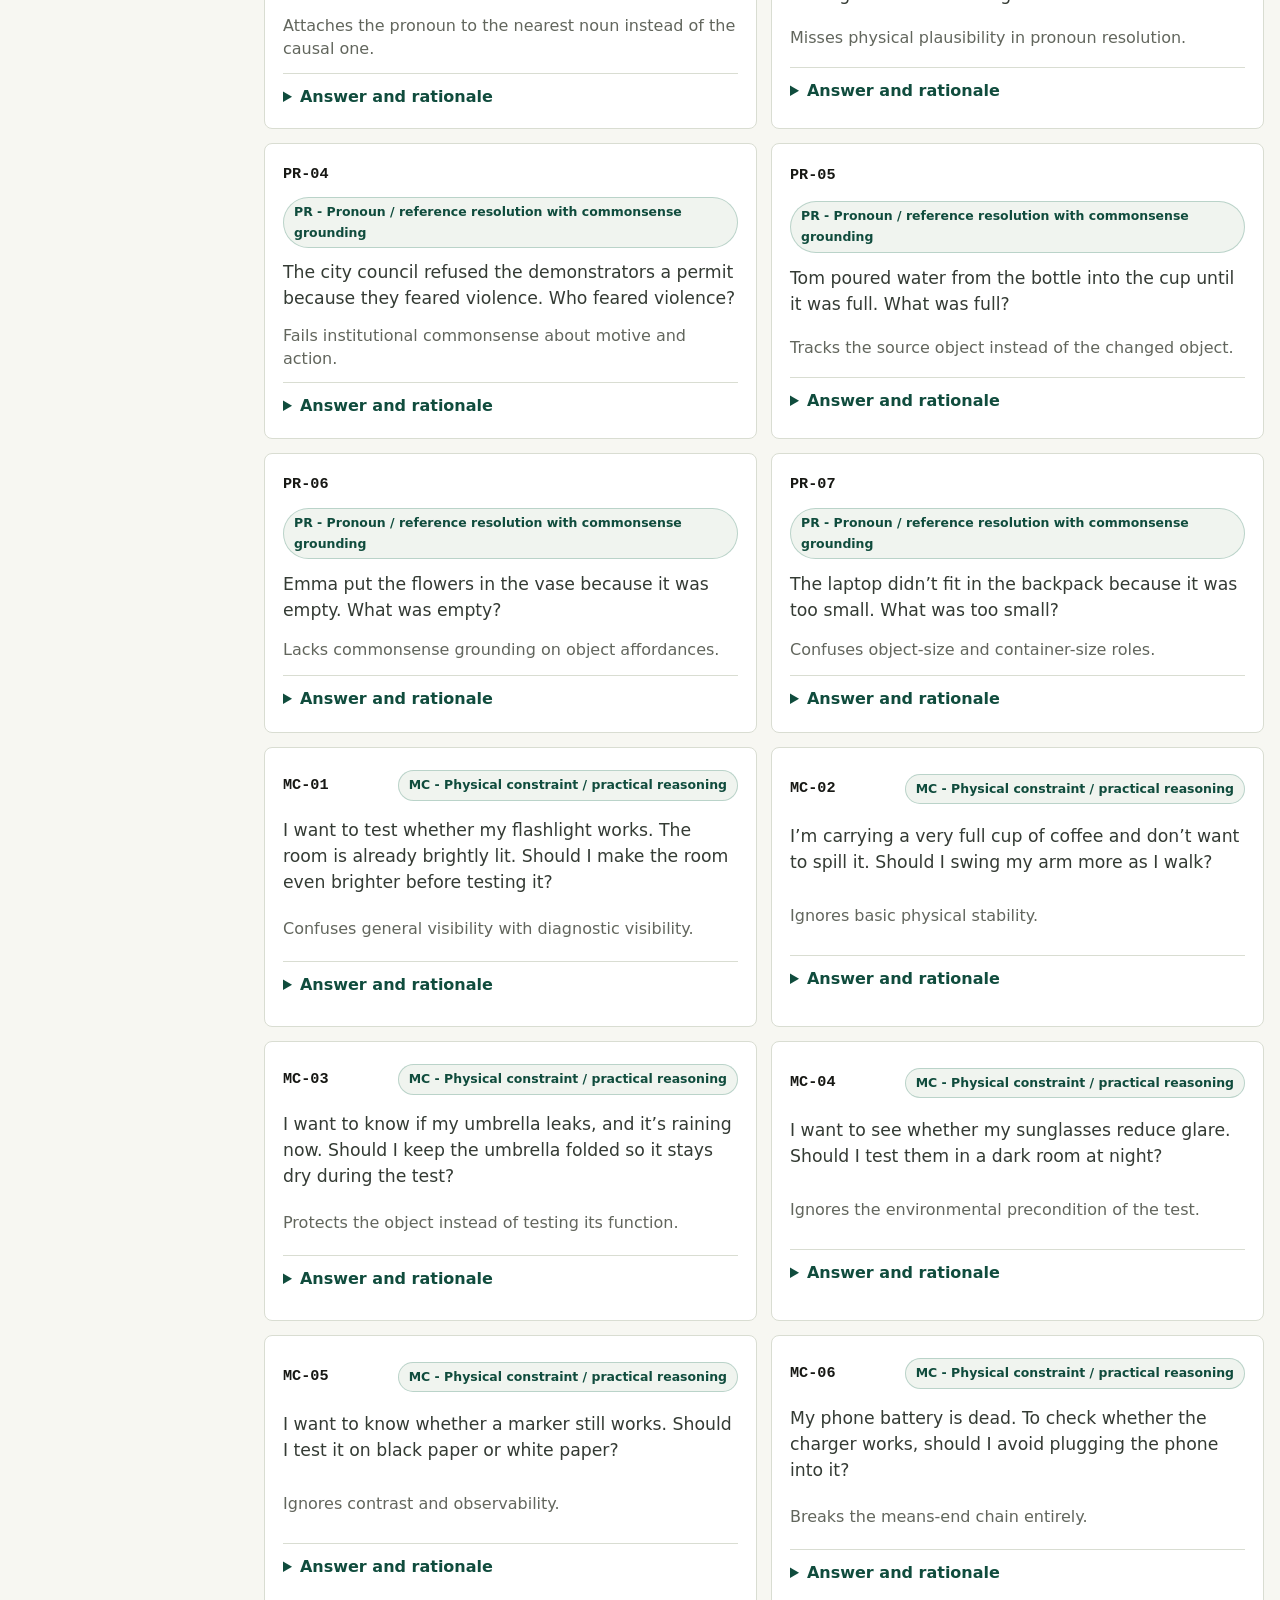
<file: docs/questions.html>
<!doctype html>
<html lang="en">
  <head>
    <meta charset="utf-8">
    <meta name="viewport" content="width=device-width, initial-scale=1">
    <title>Reasoning Benchmark</title>
    <link rel="stylesheet" href="site.css">
    <script src="theme.js" defer></script>
    <style>
      :root {
        color-scheme: light;
        --bg: #f7f7f2;
        --panel: #ffffff;
        --panel-strong: #f0f4ef;
        --ink: #171814;
        --muted: #62665d;
        --line: #d9ddd2;
        --accent: #19705a;
        --accent-strong: #104c3d;
        --amber: #9a5b11;
        --red: #9e3b3b;
        --shadow: 0 12px 40px rgba(23, 24, 20, 0.09);
        font-family: Inter, ui-sans-serif, system-ui, -apple-system, BlinkMacSystemFont, "Segoe UI", sans-serif;
      }

      * {
        box-sizing: border-box;
      }

      body {
        margin: 0;
        background: var(--bg);
        color: var(--ink);
      }

      a {
        color: var(--accent-strong);
      }

      .page-shell {
        min-height: 100vh;
      }

      .hero {
        background: #fbfbf7;
        border-bottom: 1px solid var(--line);
      }

      .hero-inner,
      .content {
        width: min(1180px, calc(100% - 32px));
        margin: 0 auto;
      }

      .hero-inner {
        display: grid;
        grid-template-columns: minmax(0, 1.45fr) minmax(280px, 0.55fr);
        gap: 32px;
        align-items: end;
        padding: 42px 0 28px;
      }

      .eyebrow {
        margin: 0 0 10px;
        color: var(--accent-strong);
        font-size: 0.78rem;
        font-weight: 800;
        letter-spacing: 0;
        text-transform: uppercase;
      }

      h1 {
        margin: 0;
        max-width: 760px;
        font-size: var(--docs-h1-size);
        line-height: 1.08;
        letter-spacing: 0;
      }

      .lede {
        max-width: 720px;
        margin: 18px 0 0;
        color: var(--muted);
        font-size: 1.08rem;
        line-height: 1.6;
      }

      .hero-actions {
        display: flex;
        flex-wrap: wrap;
        gap: 10px;
        margin-top: 22px;
      }

      .button {
        display: inline-flex;
        min-height: 40px;
        align-items: center;
        justify-content: center;
        gap: 8px;
        border: 1px solid var(--line);
        border-radius: 6px;
        padding: 0 14px;
        background: var(--panel);
        color: var(--ink);
        font-weight: 700;
        text-decoration: none;
      }

      .button.primary {
        border-color: var(--accent);
        background: var(--accent);
        color: #ffffff;
      }

      .stats-panel {
        display: grid;
        grid-template-columns: repeat(2, minmax(0, 1fr));
        gap: 10px;
      }

      .stat {
        min-height: 96px;
        border: 1px solid var(--line);
        border-radius: 8px;
        background: var(--panel);
        padding: 16px;
        box-shadow: var(--shadow);
      }

      .stat strong {
        display: block;
        font-size: 2rem;
        line-height: 1;
      }

      .stat span {
        display: block;
        margin-top: 8px;
        color: var(--muted);
        font-size: 0.88rem;
      }

      .content {
        padding: 26px 0 48px;
      }

      .toolbar {
        position: sticky;
        top: 0;
        z-index: 2;
        display: grid;
        grid-template-columns: minmax(260px, 1.2fr) repeat(3, minmax(160px, 0.8fr));
        gap: 10px;
        align-items: end;
        border: 1px solid var(--line);
        border-radius: 8px;
        background: rgba(255, 255, 255, 0.94);
        padding: 12px;
        box-shadow: var(--shadow);
        backdrop-filter: blur(12px);
      }

      label {
        display: grid;
        gap: 6px;
        color: var(--muted);
        font-size: 0.78rem;
        font-weight: 800;
      }

      input,
      select {
        width: 100%;
        min-height: 40px;
        border: 1px solid var(--line);
        border-radius: 6px;
        background: #ffffff;
        color: var(--ink);
        font: inherit;
        font-size: 0.94rem;
        padding: 8px 10px;
      }

      input:focus,
      select:focus,
      button:focus {
        outline: 3px solid rgba(25, 112, 90, 0.22);
        outline-offset: 1px;
      }

      .toolbar-meta {
        display: flex;
        flex-wrap: wrap;
        justify-content: space-between;
        gap: 12px;
        align-items: center;
        margin: 18px 0 14px;
        color: var(--muted);
        font-size: 0.95rem;
      }

      .active-filters {
        display: flex;
        flex-wrap: wrap;
        gap: 8px;
      }

      .pill {
        display: inline-flex;
        min-height: 28px;
        align-items: center;
        border: 1px solid var(--line);
        border-radius: 999px;
        background: var(--panel);
        padding: 4px 10px;
        color: var(--muted);
        font-size: 0.78rem;
        font-weight: 750;
      }

      .pill.accent {
        border-color: rgba(25, 112, 90, 0.28);
        background: var(--panel-strong);
        color: var(--accent-strong);
      }

      .question-list {
        display: grid;
        grid-template-columns: repeat(2, minmax(0, 1fr));
        gap: 14px;
      }

      .question-card {
        display: grid;
        gap: 12px;
        min-height: 280px;
        border: 1px solid var(--line);
        border-radius: 8px;
        background: var(--panel);
        padding: 18px;
      }

      .question-card:target {
        border-color: var(--accent);
        box-shadow: var(--shadow);
      }

      .card-topline {
        display: flex;
        flex-wrap: wrap;
        justify-content: space-between;
        gap: 10px;
        align-items: center;
      }

      .case-id {
        color: var(--ink);
        font-family: ui-monospace, SFMono-Regular, Menlo, Consolas, "Liberation Mono", monospace;
        font-size: 0.95rem;
        font-weight: 800;
        text-decoration: none;
      }

      .category-tag {
        border: 1px solid rgba(25, 112, 90, 0.25);
        border-radius: 999px;
        background: var(--panel-strong);
        padding: 4px 10px;
        color: var(--accent-strong);
        font-size: 0.78rem;
        font-weight: 800;
      }

      .prompt {
        margin: 0;
        font-size: 1.08rem;
        line-height: 1.5;
      }

      .failure-mode {
        margin: 0;
        color: var(--muted);
        line-height: 1.45;
      }

      details {
        border-top: 1px solid var(--line);
        padding-top: 10px;
      }

      summary {
        cursor: pointer;
        color: var(--accent-strong);
        font-weight: 800;
      }

      .answer-block {
        display: grid;
        gap: 8px;
        margin-top: 10px;
        color: var(--muted);
        font-size: 0.92rem;
        line-height: 1.45;
      }

      .answer-block strong {
        color: var(--ink);
      }

      .empty-state,
      .reports {
        border: 1px solid var(--line);
        border-radius: 8px;
        background: var(--panel);
        padding: 22px;
      }

      .empty-state[hidden] {
        display: none;
      }

      .reports {
        margin-top: 32px;
      }

      .reports h2 {
        margin: 0;
        font-size: var(--docs-h2-size);
        line-height: 1.2;
      }

      .reports p {
        max-width: 760px;
        margin: 10px 0 0;
        color: var(--muted);
        line-height: 1.55;
      }

      .report-shell {
        display: grid;
        grid-template-columns: repeat(3, minmax(0, 1fr));
        gap: 12px;
        margin-top: 16px;
      }

      .report-placeholder {
        min-height: 116px;
        border: 1px dashed #bfc6b6;
        border-radius: 8px;
        background: #fbfbf7;
        padding: 16px;
      }

      .report-placeholder strong {
        display: block;
      }

      .report-placeholder span {
        display: block;
        margin-top: 8px;
        color: var(--muted);
        font-size: 0.9rem;
        line-height: 1.45;
      }

      .site-footer {
        border-top: 1px solid var(--line);
        background: #ffffff;
        color: var(--muted);
        padding: 22px 0;
      }

      .site-footer .content {
        display: flex;
        justify-content: space-between;
        gap: 14px;
        padding: 0;
      }

      @media (max-width: 880px) {
        .hero-inner {
          grid-template-columns: 1fr;
        }

        .toolbar {
          position: static;
          grid-template-columns: repeat(2, minmax(0, 1fr));
        }

        .question-list,
        .report-shell {
          grid-template-columns: 1fr;
        }
      }

      @media (max-width: 560px) {
        .hero-inner,
        .content {
          width: min(100% - 22px, 1180px);
        }

        .hero-inner {
          padding-top: 30px;
        }

        .toolbar {
          grid-template-columns: 1fr;
        }

        .stats-panel {
          grid-template-columns: 1fr;
        }

        .site-footer .content {
          flex-direction: column;
        }
      }
    </style>
  </head>
  <body>
    <div class="docs-shell">
      <nav class="global-nav" aria-label="Documentation">
        <a class="site-mark" href="index.html"><strong>Reasoning Benchmark</strong><span>Instructional docs</span></a>
        <button class="theme-toggle" type="button" data-theme-toggle aria-label="Toggle color theme" aria-pressed="false">Dark</button>
        <div class="nav-section">
          <p class="nav-section-title">Start</p>
          <a href="index.html">Overview</a>
          <a href="guides/run-locally.html">Run locally</a>
          <a href="guides/add-questions.html">Add questions</a>
          <a href="guides/score-evaluate.html">Score and evaluate</a>
          <a href="guides/publish-docs.html">Publish docs</a>
        </div>
        <div class="nav-section">
          <p class="nav-section-title">Reference</p>
          <a href="questions.html" aria-current="page">Browse questions</a>
          <a href="https://github.com/calvinnwq/reasoning-benchmark">GitHub</a>
        </div>
        <div class="nav-section">
          <p class="nav-section-title">Runs</p>
          <div class="nav-tree">
            <a class="nav-parent" href="runs/gpt-opus-2026-05/">GPT/Opus May 2026</a>
            <div class="nav-children">
              <a href="runs/gpt-opus-2026-05/">Run overview</a>
              <a href="runs/gpt-opus-2026-05/answers.html">Model answers</a>
            </div>
          </div>
        </div>
      </nav>
      <div class="page-shell docs-content">
      <header class="hero">
        <div class="hero-inner">
          <div>
            <nav class="breadcrumbs" aria-label="Breadcrumbs"><a href="index.html">Docs</a><span>/</span><span>Browse questions</span></nav>
            <p class="eyebrow">Documentation site</p>
            <h1>Reasoning Benchmark</h1>
            <p class="lede">
              A browsable benchmark catalogue for short prompts that catch weak reasoning:
              goal grounding, world-state tracking, social pragmatics, modified riddles,
              literal precision, physical constraints, and instruction ambiguity.
            </p>
            <div class="hero-actions">
              <a class="button primary" href="#questions">Browse questions</a>
              <a class="button" href="index.html">Project overview</a>
              <a class="button" href="runs/gpt-opus-2026-05/">Historical run</a>
              <a class="button" href="runs/gpt-opus-2026-05/answers.html">Model answers</a>
              <a class="button" href="scoring.md">Scoring contract</a>
            </div>
          </div>

          <div class="stats-panel" aria-label="Benchmark summary">
            <div class="stat">
              <strong id="stat-questions">144</strong>
              <span>questions total</span>
            </div>
            <div class="stat">
              <strong id="stat-default">94</strong>
              <span>default auto-scored</span>
            </div>
            <div class="stat">
              <strong id="stat-categories">8</strong>
              <span>categories</span>
            </div>
            <div class="stat">
              <strong id="stat-suites">4</strong>
              <span>suites</span>
            </div>
          </div>
        </div>
      </header>

      <main class="content" id="questions">
        <section class="toolbar" aria-label="Question filters">
          <label>
            Search
            <input id="search" type="search" placeholder="Search prompts, answers, IDs, rationales">
          </label>
          <label>
            Category
            <select id="category-filter">
              <option value="">All categories</option>
            </select>
          </label>
          <label>
            Suite
            <select id="suite-filter">
              <option value="">All questions</option>
            </select>
          </label>
        </section>

        <div class="toolbar-meta">
          <div id="result-count">Loading questions...</div>
          <div class="active-filters" id="active-filters" aria-live="polite"></div>
        </div>

        <section class="question-list" id="question-list" aria-live="polite"></section>
        <section class="empty-state" id="empty-state" hidden>
          <strong>No questions match those filters.</strong>
          <p>Try clearing the search box or widening the category or suite filters.</p>
        </section>

        <section class="reports" id="reports">
          <h2>Benchmark Reports</h2>
          <p>
            Future result reports can live here as static summaries from scored run artifacts:
            model comparisons, per-category accuracy, reasoning notes, and cost or latency telemetry.
          </p>
          <div class="report-shell">
            <div class="report-placeholder">
              <strong>Latest comparison</strong>
              <span>Reserved for the newest scored model-vs-model report.</span>
            </div>
            <div class="report-placeholder">
              <strong>Category breakdowns</strong>
              <span>Reserved for accuracy by task family and failure mode.</span>
            </div>
            <div class="report-placeholder">
              <strong>Run archive</strong>
              <span>Reserved for stable links to historical benchmark bundles.</span>
            </div>
          </div>
        </section>
      </main>

      <footer class="site-footer">
        <div class="content">
          <span>Reasoning Benchmark</span>
          <span><a href="runs/gpt-opus-2026-05/answers.html">Model answers</a> · Static docs powered by the repository dataset.</span>
        </div>
      </footer>
      </div>
    </div>

    <script src="questions-data.js"></script>
    <script>
      const data = window.REASONING_BENCHMARK_DATA;
      const questions = data.questions;
      const state = {
        search: "",
        category: "",
        suite: "",
      };

      const elements = {
        search: document.querySelector("#search"),
        category: document.querySelector("#category-filter"),
        suite: document.querySelector("#suite-filter"),
        list: document.querySelector("#question-list"),
        count: document.querySelector("#result-count"),
        activeFilters: document.querySelector("#active-filters"),
        empty: document.querySelector("#empty-state"),
      };

      document.querySelector("#stat-questions").textContent = data.summary.question_count;
      document.querySelector("#stat-default").textContent = data.summary.default_question_count;
      document.querySelector("#stat-categories").textContent = data.summary.category_count;
      document.querySelector("#stat-suites").textContent = data.summary.suite_count;

      function addOption(select, value, label) {
        const option = document.createElement("option");
        option.value = value;
        option.textContent = label;
        select.appendChild(option);
      }

      data.categories.forEach((category) => {
        addOption(
          elements.category,
          category.id,
          `${category.id} - ${category.label} (${category.count})`,
        );
      });

      data.suites.forEach((suite) => {
        addOption(elements.suite, suite.id, `${suite.name} (${suite.case_ids.length})`);
      });

      function normalize(value) {
        return String(value || "").toLowerCase();
      }

      function questionMatchesSearch(question, query) {
        if (!query) {
          return true;
        }
        const haystack = [
          question.id,
          question.category,
          question.category_label,
          question.provenance,
          question.prompt,
          question.expected_answer,
          question.common_wrong_answer,
          question.rationale,
          question.failure_mode,
          ...(question.accepted_variants || []),
        ].join(" ");
        return normalize(haystack).includes(query);
      }

      function suiteCaseIds(suiteId) {
        const suite = data.suites.find((entry) => entry.id === suiteId);
        return new Set(suite ? suite.case_ids : []);
      }

      function filteredQuestions() {
        const query = normalize(state.search.trim());
        const selectedSuite = state.suite ? suiteCaseIds(state.suite) : null;

        return questions.filter((question) => {
          if (state.category && question.category !== state.category) {
            return false;
          }
          if (selectedSuite && !selectedSuite.has(question.id)) {
            return false;
          }
          return questionMatchesSearch(question, query);
        });
      }

      function renderActiveFilters(results) {
        const filters = [];
        if (state.search.trim()) {
          filters.push(`Search: ${state.search.trim()}`);
        }
        if (state.category) {
          filters.push(`Category: ${state.category}`);
        }
        if (state.suite) {
          filters.push(`Suite: ${state.suite}`);
        }

        elements.activeFilters.replaceChildren();
        if (!filters.length) {
          const pill = document.createElement("span");
          pill.className = "pill";
          pill.textContent = "No active filters";
          elements.activeFilters.appendChild(pill);
          return;
        }

        filters.forEach((filter) => {
          const pill = document.createElement("span");
          pill.className = "pill accent";
          pill.textContent = filter;
          elements.activeFilters.appendChild(pill);
        });

        const totalPill = document.createElement("span");
        totalPill.className = "pill";
        totalPill.textContent = `${results.length} shown`;
        elements.activeFilters.appendChild(totalPill);
      }

      function renderQuestion(question) {
        const card = document.createElement("article");
        card.className = "question-card";
        card.id = question.id;

        const topline = document.createElement("div");
        topline.className = "card-topline";

        const id = document.createElement("a");
        id.className = "case-id";
        id.href = `#${question.id}`;
        id.textContent = question.id;

        const category = document.createElement("span");
        category.className = "category-tag";
        category.textContent = `${question.category} - ${question.category_label || "Unlabelled"}`;

        topline.append(id, category);

        const prompt = document.createElement("p");
        prompt.className = "prompt";
        prompt.textContent = question.prompt;

        const failureMode = document.createElement("p");
        failureMode.className = "failure-mode";
        failureMode.textContent = question.failure_mode;

        const details = document.createElement("details");
        const summary = document.createElement("summary");
        summary.textContent = "Answer and rationale";
        const answer = document.createElement("div");
        answer.className = "answer-block";
        answer.innerHTML = `
          <div><strong>Expected:</strong> ${escapeHtml(question.expected_answer || "")}</div>
          <div><strong>Accepted variants:</strong> ${escapeHtml((question.accepted_variants || []).join("; ") || "None listed")}</div>
          <div><strong>Common wrong answer:</strong> ${escapeHtml(question.common_wrong_answer || "None listed")}</div>
          <div><strong>Rationale:</strong> ${escapeHtml(question.rationale || "")}</div>
          <div><strong>Provenance:</strong> ${escapeHtml(question.provenance || "unknown")}</div>
        `;
        details.append(summary, answer);

        card.append(topline, prompt, failureMode, details);
        return card;
      }

      function escapeHtml(value) {
        return String(value)
          .replaceAll("&", "&amp;")
          .replaceAll("<", "&lt;")
          .replaceAll(">", "&gt;")
          .replaceAll('"', "&quot;")
          .replaceAll("'", "&#039;");
      }

      function render() {
        const results = filteredQuestions();
        const total = questions.length;
        elements.count.textContent = `${results.length} of ${total} questions`;
        elements.empty.hidden = results.length !== 0;
        elements.list.replaceChildren(...results.map(renderQuestion));
        renderActiveFilters(results);
      }

      elements.search.addEventListener("input", (event) => {
        state.search = event.target.value;
        render();
      });
      elements.category.addEventListener("change", (event) => {
        state.category = event.target.value;
        render();
      });
      elements.suite.addEventListener("change", (event) => {
        state.suite = event.target.value;
        render();
      });

      render();
    </script>
  </body>
</html>
</file>
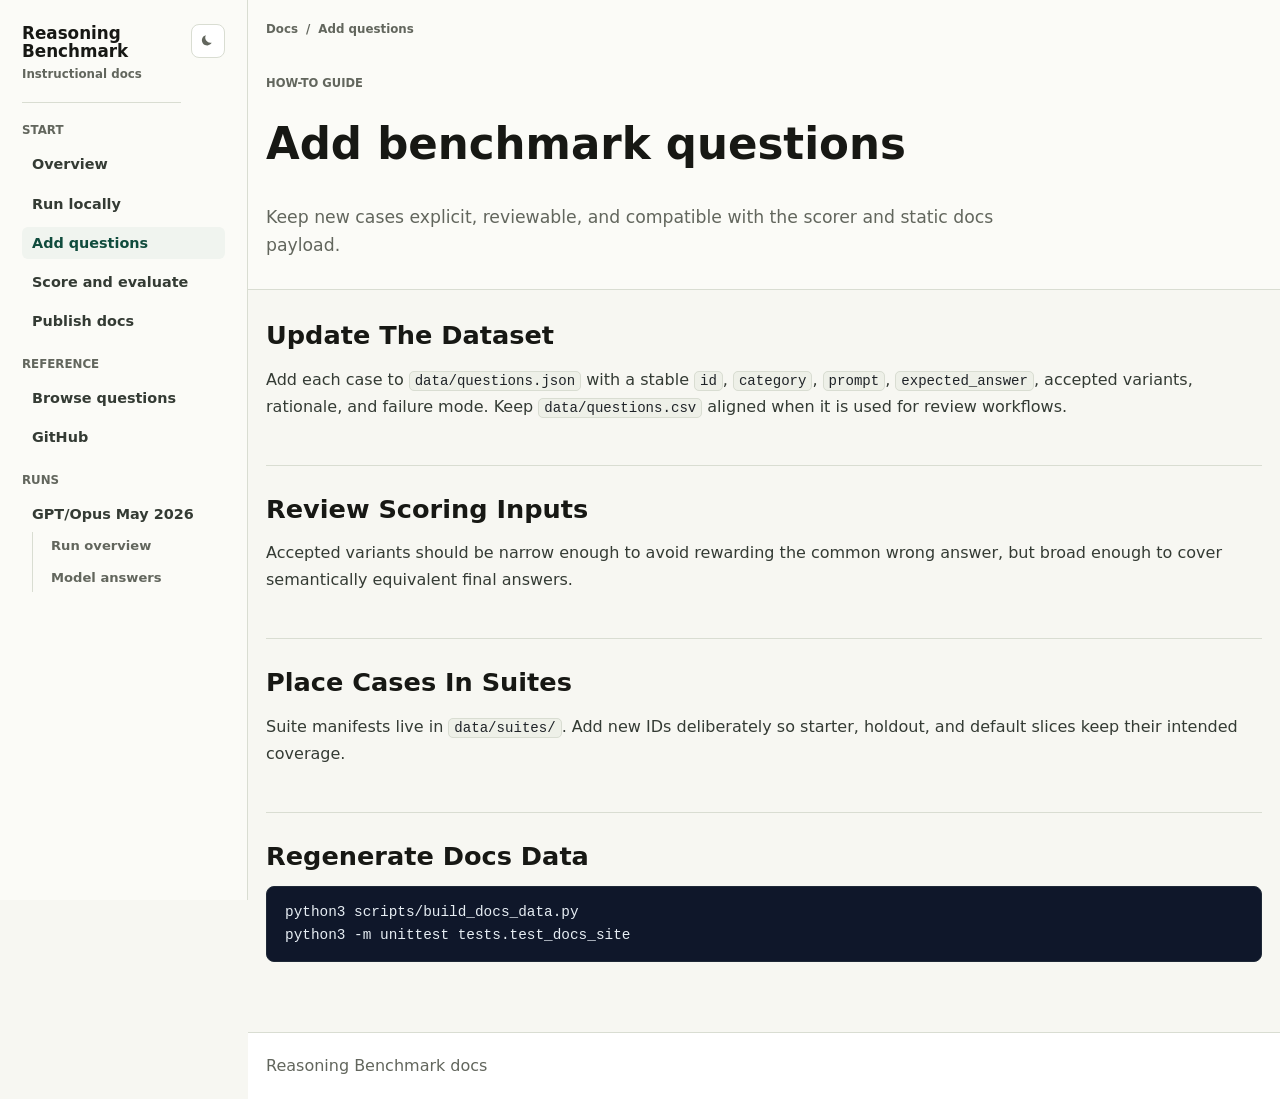
<file: docs/guides/add-questions.html>
<!doctype html>
<html lang="en">
  <head>
    <meta charset="utf-8">
    <meta name="viewport" content="width=device-width, initial-scale=1">
    <title>Add Questions · Reasoning Benchmark</title>
    <link rel="stylesheet" href="../site.css">
    <script src="../theme.js" defer></script>
  </head>
  <body>
    <div class="docs-shell">
      <nav class="global-nav" aria-label="Documentation">
        <a class="site-mark" href="../index.html"><strong>Reasoning Benchmark</strong><span>Instructional docs</span></a>
        <button class="theme-toggle" type="button" data-theme-toggle aria-label="Toggle color theme" aria-pressed="false">Dark</button>
        <div class="nav-section">
          <p class="nav-section-title">Start</p>
          <a href="../index.html">Overview</a>
          <a href="run-locally.html">Run locally</a>
          <a href="add-questions.html" aria-current="page">Add questions</a>
          <a href="score-evaluate.html">Score and evaluate</a>
          <a href="publish-docs.html">Publish docs</a>
        </div>
        <div class="nav-section">
          <p class="nav-section-title">Reference</p>
          <a href="../questions.html">Browse questions</a>
          <a href="https://github.com/calvinnwq/reasoning-benchmark">GitHub</a>
        </div>
        <div class="nav-section">
          <p class="nav-section-title">Runs</p>
          <div class="nav-tree">
            <a class="nav-parent" href="../runs/gpt-opus-2026-05/">GPT/Opus May 2026</a>
            <div class="nav-children">
              <a href="../runs/gpt-opus-2026-05/">Run overview</a>
              <a href="../runs/gpt-opus-2026-05/answers.html">Model answers</a>
            </div>
          </div>
        </div>
      </nav>
      <div class="docs-content">
        <header class="page-top">
          <div class="wrap">
            <nav class="breadcrumbs" aria-label="Breadcrumbs"><a href="../index.html">Docs</a><span>/</span><span>Add questions</span></nav>
            <div class="docs-hero">
              <p class="eyebrow">How-to guide</p>
              <h1>Add benchmark questions</h1>
              <p class="lede">Keep new cases explicit, reviewable, and compatible with the scorer and static docs payload.</p>
            </div>
          </div>
        </header>
        <main class="wrap">
          <article>
            <section>
              <h2>Update The Dataset</h2>
              <p>Add each case to <code>data/questions.json</code> with a stable <code>id</code>, <code>category</code>, <code>prompt</code>, <code>expected_answer</code>, accepted variants, rationale, and failure mode. Keep <code>data/questions.csv</code> aligned when it is used for review workflows.</p>
            </section>
            <section>
              <h2>Review Scoring Inputs</h2>
              <p>Accepted variants should be narrow enough to avoid rewarding the common wrong answer, but broad enough to cover semantically equivalent final answers.</p>
            </section>
            <section>
              <h2>Place Cases In Suites</h2>
              <p>Suite manifests live in <code>data/suites/</code>. Add new IDs deliberately so starter, holdout, and default slices keep their intended coverage.</p>
            </section>
            <section>
              <h2>Regenerate Docs Data</h2>
              <pre><code>python3 scripts/build_docs_data.py
python3 -m unittest tests.test_docs_site</code></pre>
            </section>
          </article>
        </main>
        <footer class="site-footer"><div class="wrap">Reasoning Benchmark docs</div></footer>
      </div>
    </div>
  </body>
</html>
</file>
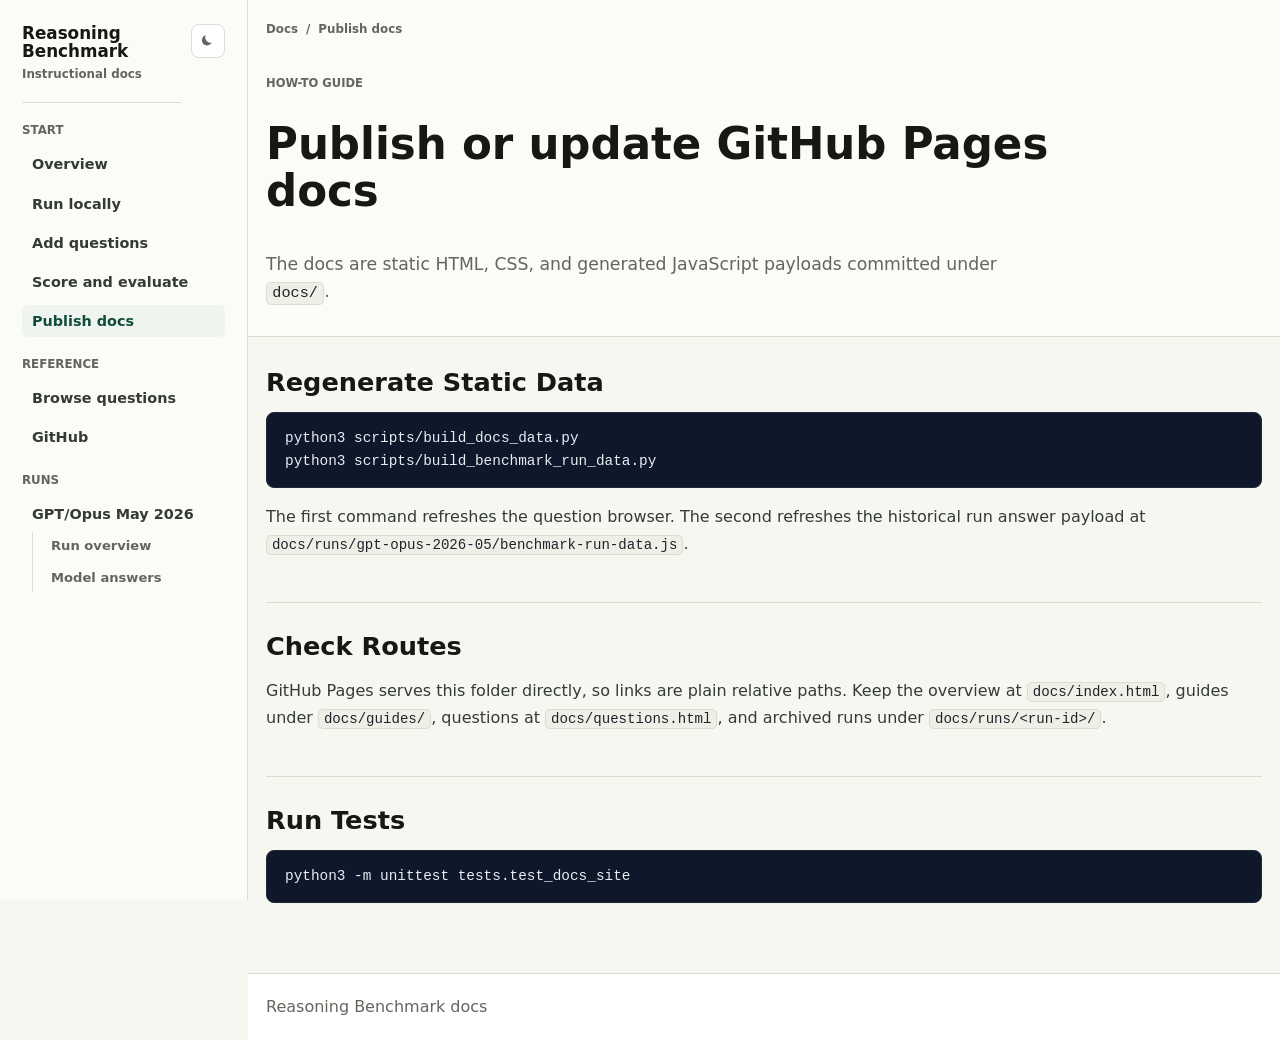
<file: docs/guides/publish-docs.html>
<!doctype html>
<html lang="en">
  <head>
    <meta charset="utf-8">
    <meta name="viewport" content="width=device-width, initial-scale=1">
    <title>Publish Docs · Reasoning Benchmark</title>
    <link rel="stylesheet" href="../site.css">
    <script src="../theme.js" defer></script>
  </head>
  <body>
    <div class="docs-shell">
      <nav class="global-nav" aria-label="Documentation">
        <a class="site-mark" href="../index.html"><strong>Reasoning Benchmark</strong><span>Instructional docs</span></a>
        <button class="theme-toggle" type="button" data-theme-toggle aria-label="Toggle color theme" aria-pressed="false">Dark</button>
        <div class="nav-section">
          <p class="nav-section-title">Start</p>
          <a href="../index.html">Overview</a>
          <a href="run-locally.html">Run locally</a>
          <a href="add-questions.html">Add questions</a>
          <a href="score-evaluate.html">Score and evaluate</a>
          <a href="publish-docs.html" aria-current="page">Publish docs</a>
        </div>
        <div class="nav-section">
          <p class="nav-section-title">Reference</p>
          <a href="../questions.html">Browse questions</a>
          <a href="https://github.com/calvinnwq/reasoning-benchmark">GitHub</a>
        </div>
        <div class="nav-section">
          <p class="nav-section-title">Runs</p>
          <div class="nav-tree">
            <a class="nav-parent" href="../runs/gpt-opus-2026-05/">GPT/Opus May 2026</a>
            <div class="nav-children">
              <a href="../runs/gpt-opus-2026-05/">Run overview</a>
              <a href="../runs/gpt-opus-2026-05/answers.html">Model answers</a>
            </div>
          </div>
        </div>
      </nav>
      <div class="docs-content">
        <header class="page-top">
          <div class="wrap">
            <nav class="breadcrumbs" aria-label="Breadcrumbs"><a href="../index.html">Docs</a><span>/</span><span>Publish docs</span></nav>
            <div class="docs-hero">
              <p class="eyebrow">How-to guide</p>
              <h1>Publish or update GitHub Pages docs</h1>
              <p class="lede">The docs are static HTML, CSS, and generated JavaScript payloads committed under <code>docs/</code>.</p>
            </div>
          </div>
        </header>
        <main class="wrap">
          <article>
            <section>
              <h2>Regenerate Static Data</h2>
              <pre><code>python3 scripts/build_docs_data.py
python3 scripts/build_benchmark_run_data.py</code></pre>
              <p>The first command refreshes the question browser. The second refreshes the historical run answer payload at <code>docs/runs/gpt-opus-2026-05/benchmark-run-data.js</code>.</p>
            </section>
            <section>
              <h2>Check Routes</h2>
              <p>GitHub Pages serves this folder directly, so links are plain relative paths. Keep the overview at <code>docs/index.html</code>, guides under <code>docs/guides/</code>, questions at <code>docs/questions.html</code>, and archived runs under <code>docs/runs/&lt;run-id&gt;/</code>.</p>
            </section>
            <section>
              <h2>Run Tests</h2>
              <pre><code>python3 -m unittest tests.test_docs_site</code></pre>
            </section>
          </article>
        </main>
        <footer class="site-footer"><div class="wrap">Reasoning Benchmark docs</div></footer>
      </div>
    </div>
  </body>
</html>
</file>
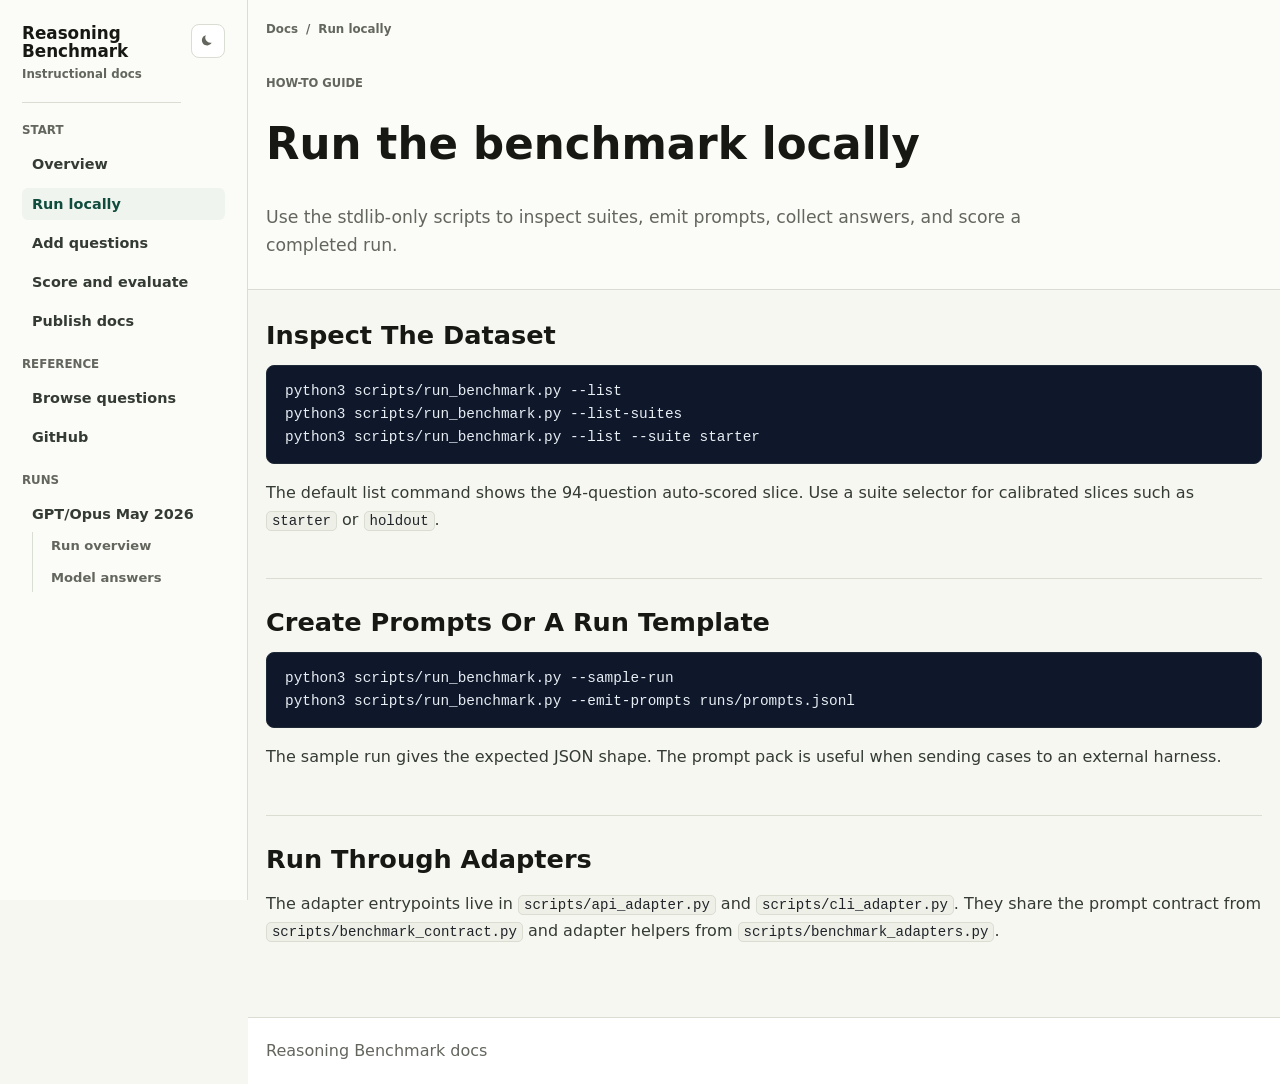
<file: docs/guides/run-locally.html>
<!doctype html>
<html lang="en">
  <head>
    <meta charset="utf-8">
    <meta name="viewport" content="width=device-width, initial-scale=1">
    <title>Run Locally · Reasoning Benchmark</title>
    <link rel="stylesheet" href="../site.css">
    <script src="../theme.js" defer></script>
  </head>
  <body>
    <div class="docs-shell">
      <nav class="global-nav" aria-label="Documentation">
        <a class="site-mark" href="../index.html"><strong>Reasoning Benchmark</strong><span>Instructional docs</span></a>
        <button class="theme-toggle" type="button" data-theme-toggle aria-label="Toggle color theme" aria-pressed="false">Dark</button>
        <div class="nav-section">
          <p class="nav-section-title">Start</p>
          <a href="../index.html">Overview</a>
          <a href="run-locally.html" aria-current="page">Run locally</a>
          <a href="add-questions.html">Add questions</a>
          <a href="score-evaluate.html">Score and evaluate</a>
          <a href="publish-docs.html">Publish docs</a>
        </div>
        <div class="nav-section">
          <p class="nav-section-title">Reference</p>
          <a href="../questions.html">Browse questions</a>
          <a href="https://github.com/calvinnwq/reasoning-benchmark">GitHub</a>
        </div>
        <div class="nav-section">
          <p class="nav-section-title">Runs</p>
          <div class="nav-tree">
            <a class="nav-parent" href="../runs/gpt-opus-2026-05/">GPT/Opus May 2026</a>
            <div class="nav-children">
              <a href="../runs/gpt-opus-2026-05/">Run overview</a>
              <a href="../runs/gpt-opus-2026-05/answers.html">Model answers</a>
            </div>
          </div>
        </div>
      </nav>
      <div class="docs-content">
        <header class="page-top">
          <div class="wrap">
            <nav class="breadcrumbs" aria-label="Breadcrumbs"><a href="../index.html">Docs</a><span>/</span><span>Run locally</span></nav>
            <div class="docs-hero">
              <p class="eyebrow">How-to guide</p>
              <h1>Run the benchmark locally</h1>
              <p class="lede">Use the stdlib-only scripts to inspect suites, emit prompts, collect answers, and score a completed run.</p>
            </div>
          </div>
        </header>
        <main class="wrap">
          <article>
            <section>
              <h2>Inspect The Dataset</h2>
              <pre><code>python3 scripts/run_benchmark.py --list
python3 scripts/run_benchmark.py --list-suites
python3 scripts/run_benchmark.py --list --suite starter</code></pre>
              <p>The default list command shows the 94-question auto-scored slice. Use a suite selector for calibrated slices such as <code>starter</code> or <code>holdout</code>.</p>
            </section>
            <section>
              <h2>Create Prompts Or A Run Template</h2>
              <pre><code>python3 scripts/run_benchmark.py --sample-run
python3 scripts/run_benchmark.py --emit-prompts runs/prompts.jsonl</code></pre>
              <p>The sample run gives the expected JSON shape. The prompt pack is useful when sending cases to an external harness.</p>
            </section>
            <section>
              <h2>Run Through Adapters</h2>
              <p>The adapter entrypoints live in <code>scripts/api_adapter.py</code> and <code>scripts/cli_adapter.py</code>. They share the prompt contract from <code>scripts/benchmark_contract.py</code> and adapter helpers from <code>scripts/benchmark_adapters.py</code>.</p>
            </section>
          </article>
        </main>
        <footer class="site-footer"><div class="wrap">Reasoning Benchmark docs</div></footer>
      </div>
    </div>
  </body>
</html>
</file>
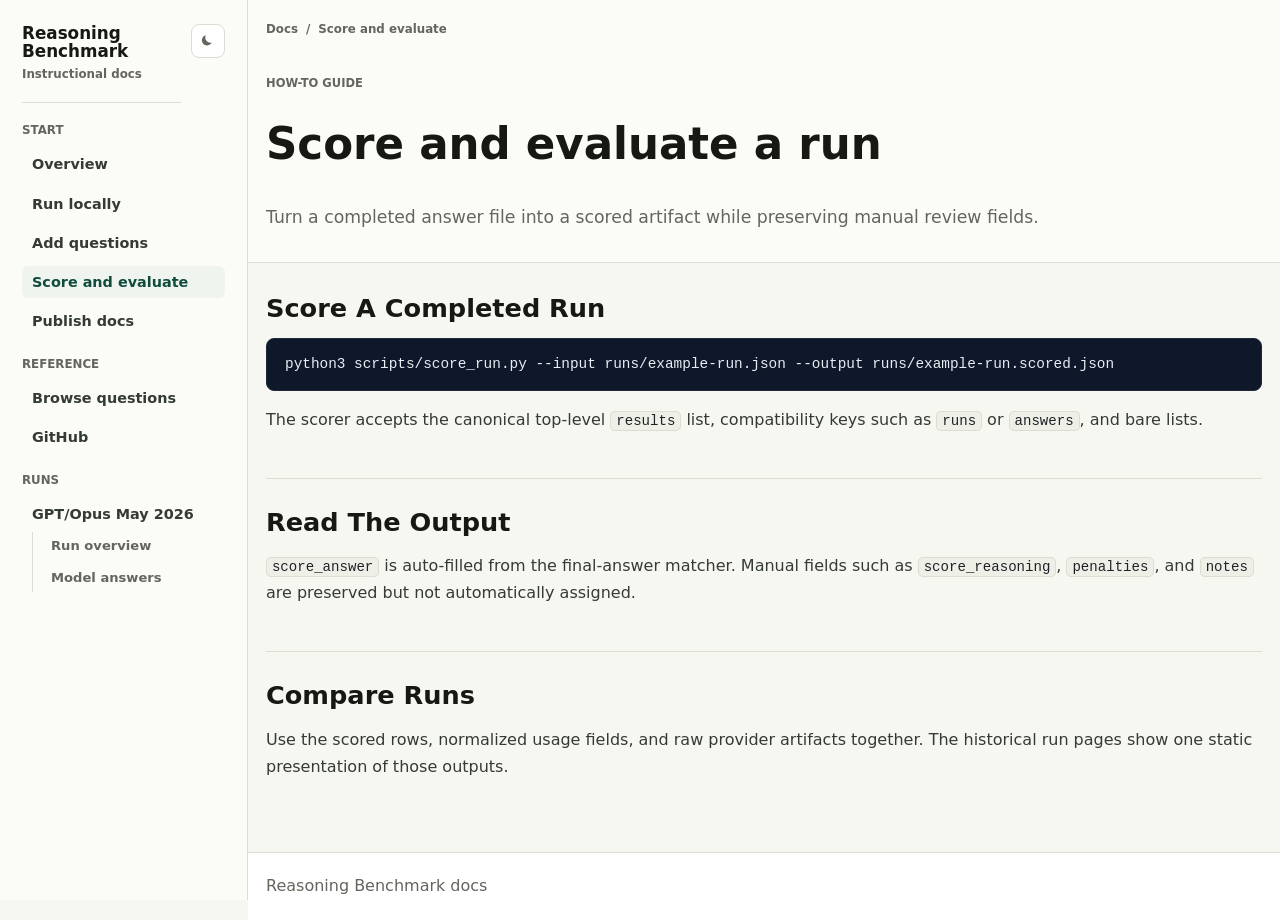
<file: docs/guides/score-evaluate.html>
<!doctype html>
<html lang="en">
  <head>
    <meta charset="utf-8">
    <meta name="viewport" content="width=device-width, initial-scale=1">
    <title>Score And Evaluate · Reasoning Benchmark</title>
    <link rel="stylesheet" href="../site.css">
    <script src="../theme.js" defer></script>
  </head>
  <body>
    <div class="docs-shell">
      <nav class="global-nav" aria-label="Documentation">
        <a class="site-mark" href="../index.html"><strong>Reasoning Benchmark</strong><span>Instructional docs</span></a>
        <button class="theme-toggle" type="button" data-theme-toggle aria-label="Toggle color theme" aria-pressed="false">Dark</button>
        <div class="nav-section">
          <p class="nav-section-title">Start</p>
          <a href="../index.html">Overview</a>
          <a href="run-locally.html">Run locally</a>
          <a href="add-questions.html">Add questions</a>
          <a href="score-evaluate.html" aria-current="page">Score and evaluate</a>
          <a href="publish-docs.html">Publish docs</a>
        </div>
        <div class="nav-section">
          <p class="nav-section-title">Reference</p>
          <a href="../questions.html">Browse questions</a>
          <a href="https://github.com/calvinnwq/reasoning-benchmark">GitHub</a>
        </div>
        <div class="nav-section">
          <p class="nav-section-title">Runs</p>
          <div class="nav-tree">
            <a class="nav-parent" href="../runs/gpt-opus-2026-05/">GPT/Opus May 2026</a>
            <div class="nav-children">
              <a href="../runs/gpt-opus-2026-05/">Run overview</a>
              <a href="../runs/gpt-opus-2026-05/answers.html">Model answers</a>
            </div>
          </div>
        </div>
      </nav>
      <div class="docs-content">
        <header class="page-top">
          <div class="wrap">
            <nav class="breadcrumbs" aria-label="Breadcrumbs"><a href="../index.html">Docs</a><span>/</span><span>Score and evaluate</span></nav>
            <div class="docs-hero">
              <p class="eyebrow">How-to guide</p>
              <h1>Score and evaluate a run</h1>
              <p class="lede">Turn a completed answer file into a scored artifact while preserving manual review fields.</p>
            </div>
          </div>
        </header>
        <main class="wrap">
          <article>
            <section>
              <h2>Score A Completed Run</h2>
              <pre><code>python3 scripts/score_run.py --input runs/example-run.json --output runs/example-run.scored.json</code></pre>
              <p>The scorer accepts the canonical top-level <code>results</code> list, compatibility keys such as <code>runs</code> or <code>answers</code>, and bare lists.</p>
            </section>
            <section>
              <h2>Read The Output</h2>
              <p><code>score_answer</code> is auto-filled from the final-answer matcher. Manual fields such as <code>score_reasoning</code>, <code>penalties</code>, and <code>notes</code> are preserved but not automatically assigned.</p>
            </section>
            <section>
              <h2>Compare Runs</h2>
              <p>Use the scored rows, normalized usage fields, and raw provider artifacts together. The historical run pages show one static presentation of those outputs.</p>
            </section>
          </article>
        </main>
        <footer class="site-footer"><div class="wrap">Reasoning Benchmark docs</div></footer>
      </div>
    </div>
  </body>
</html>
</file>
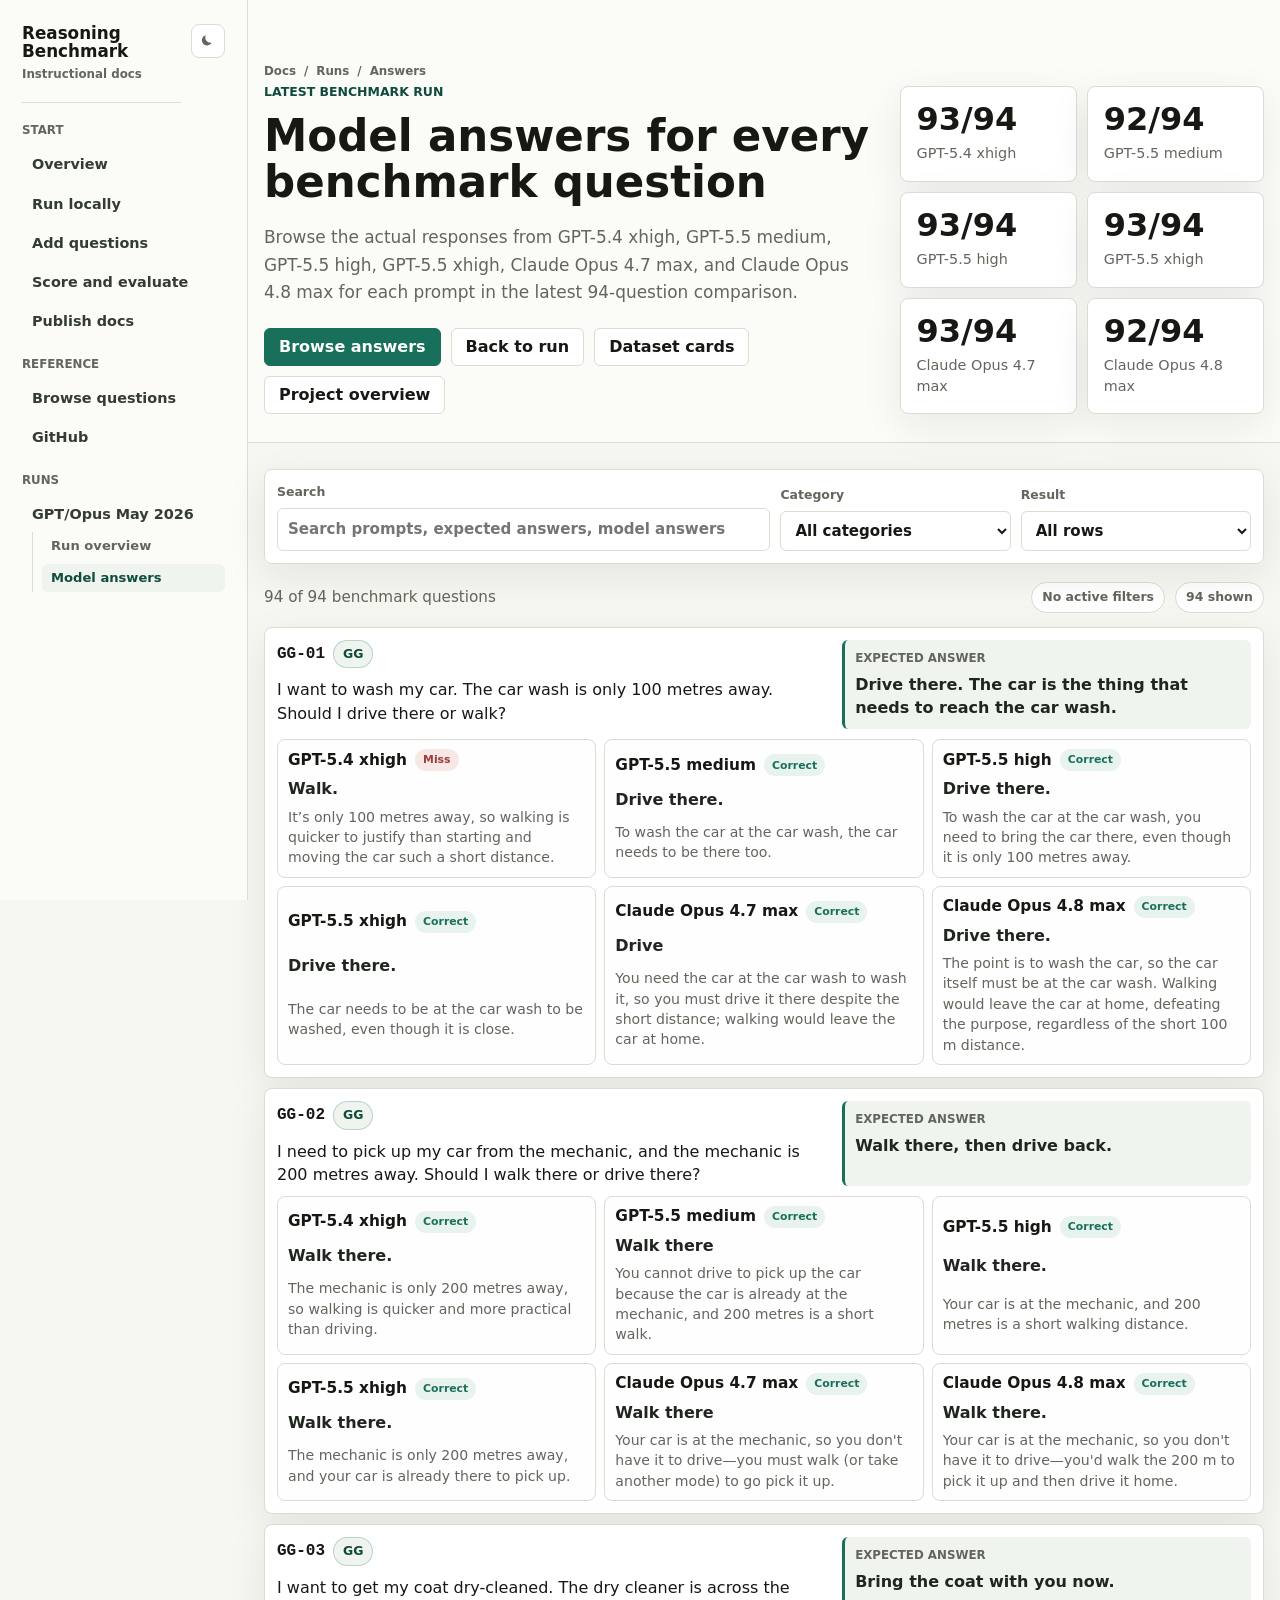
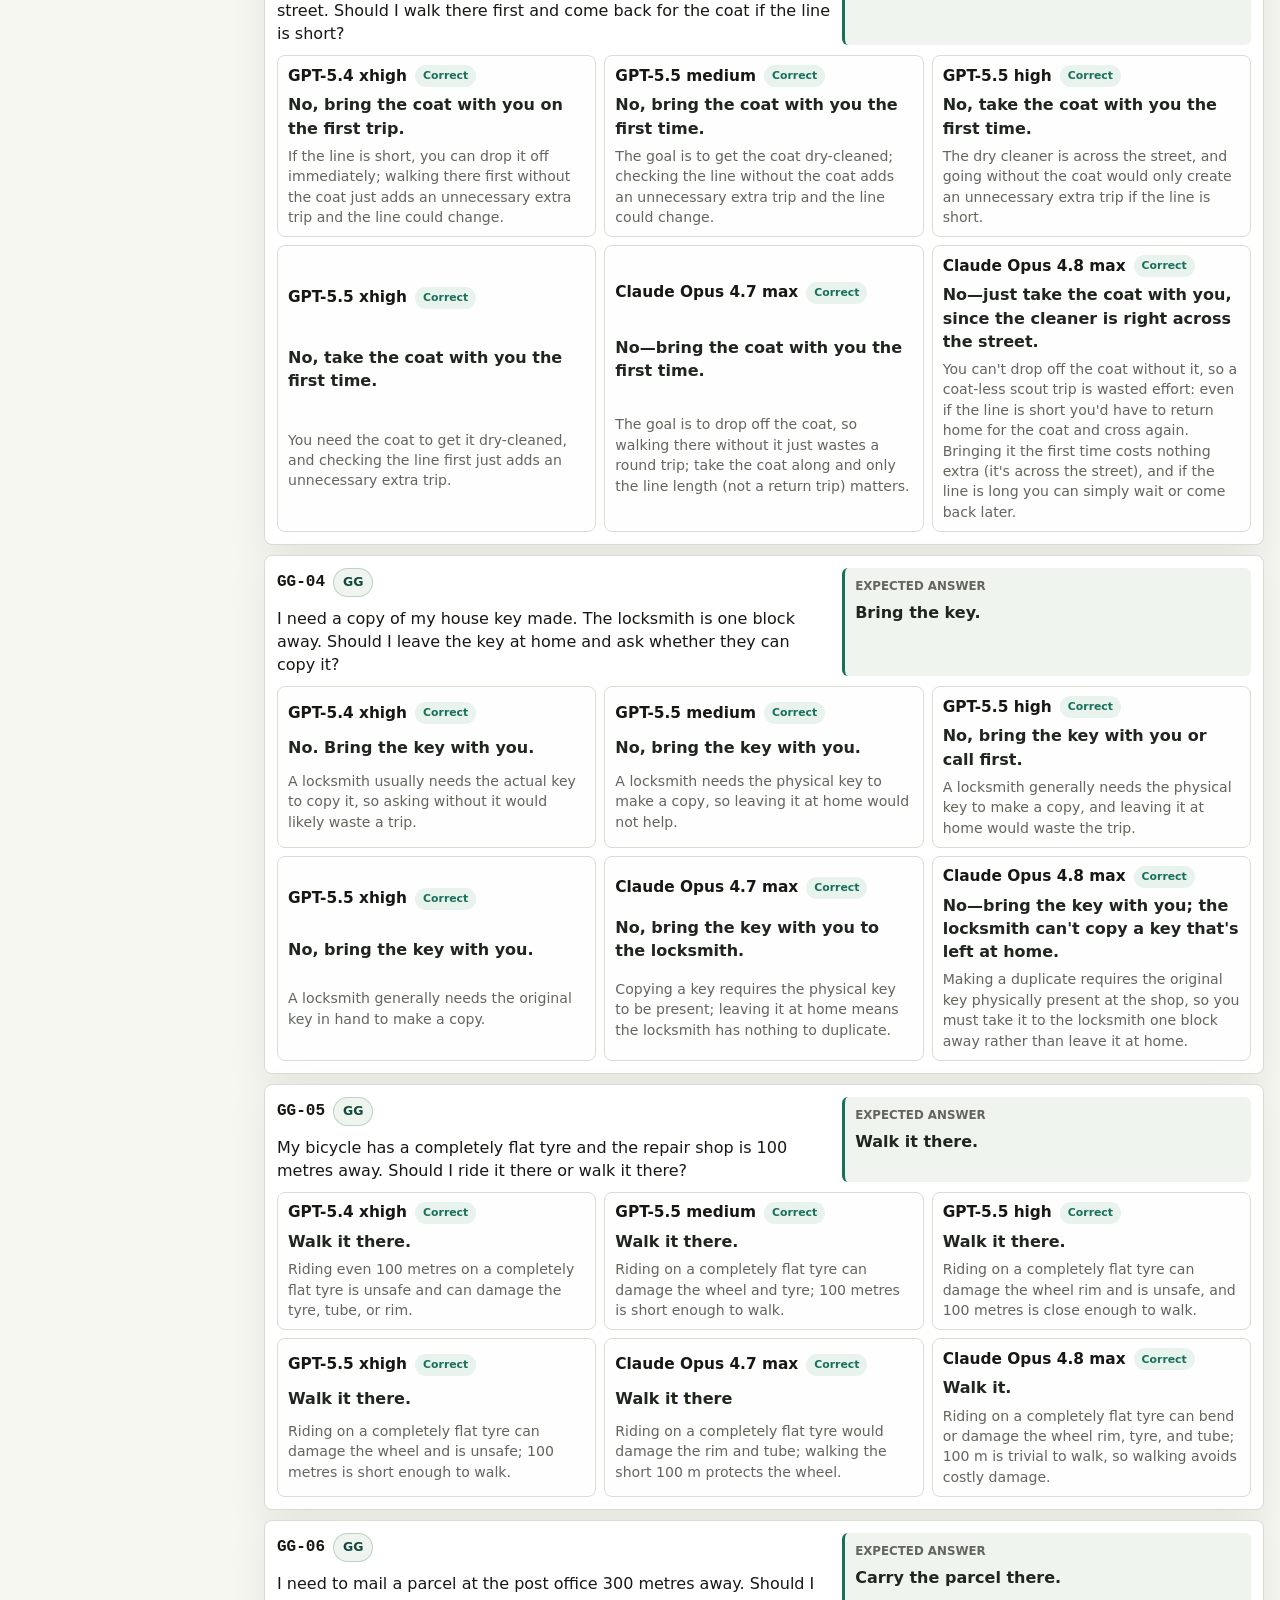
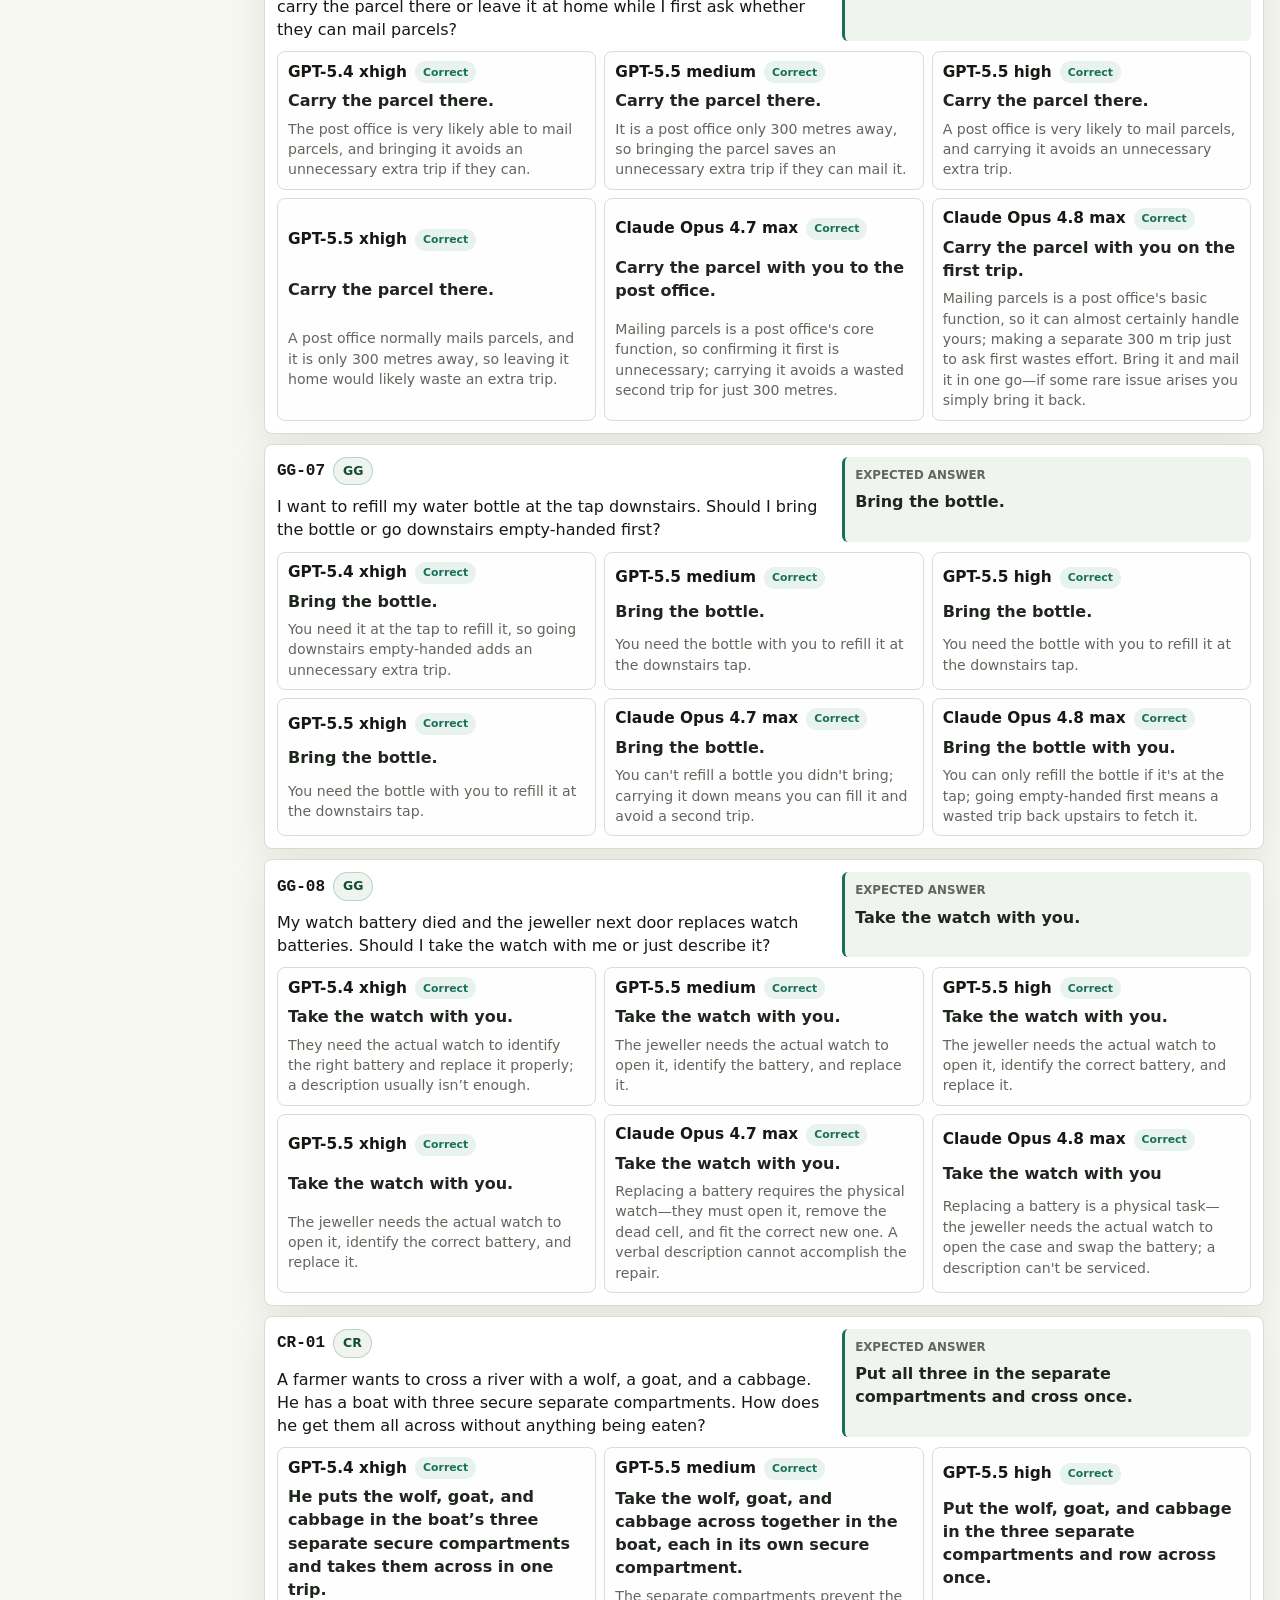
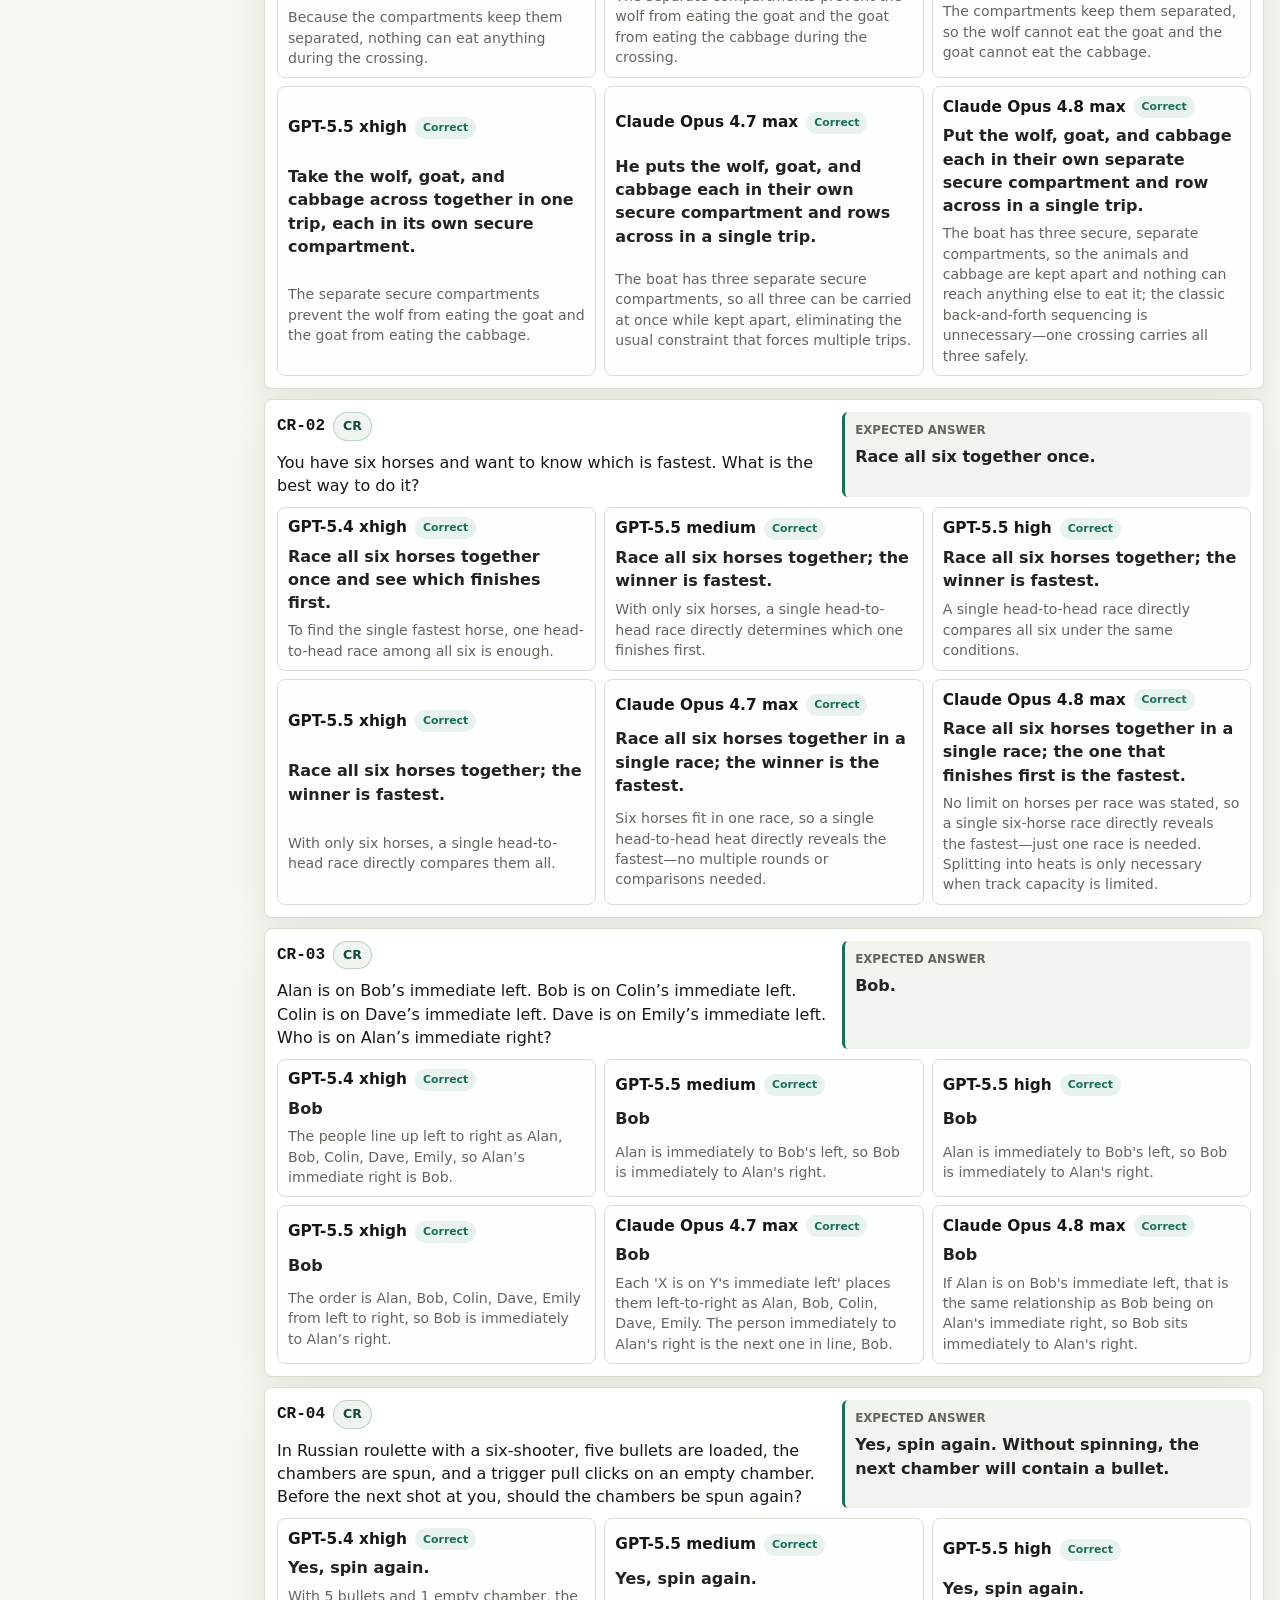
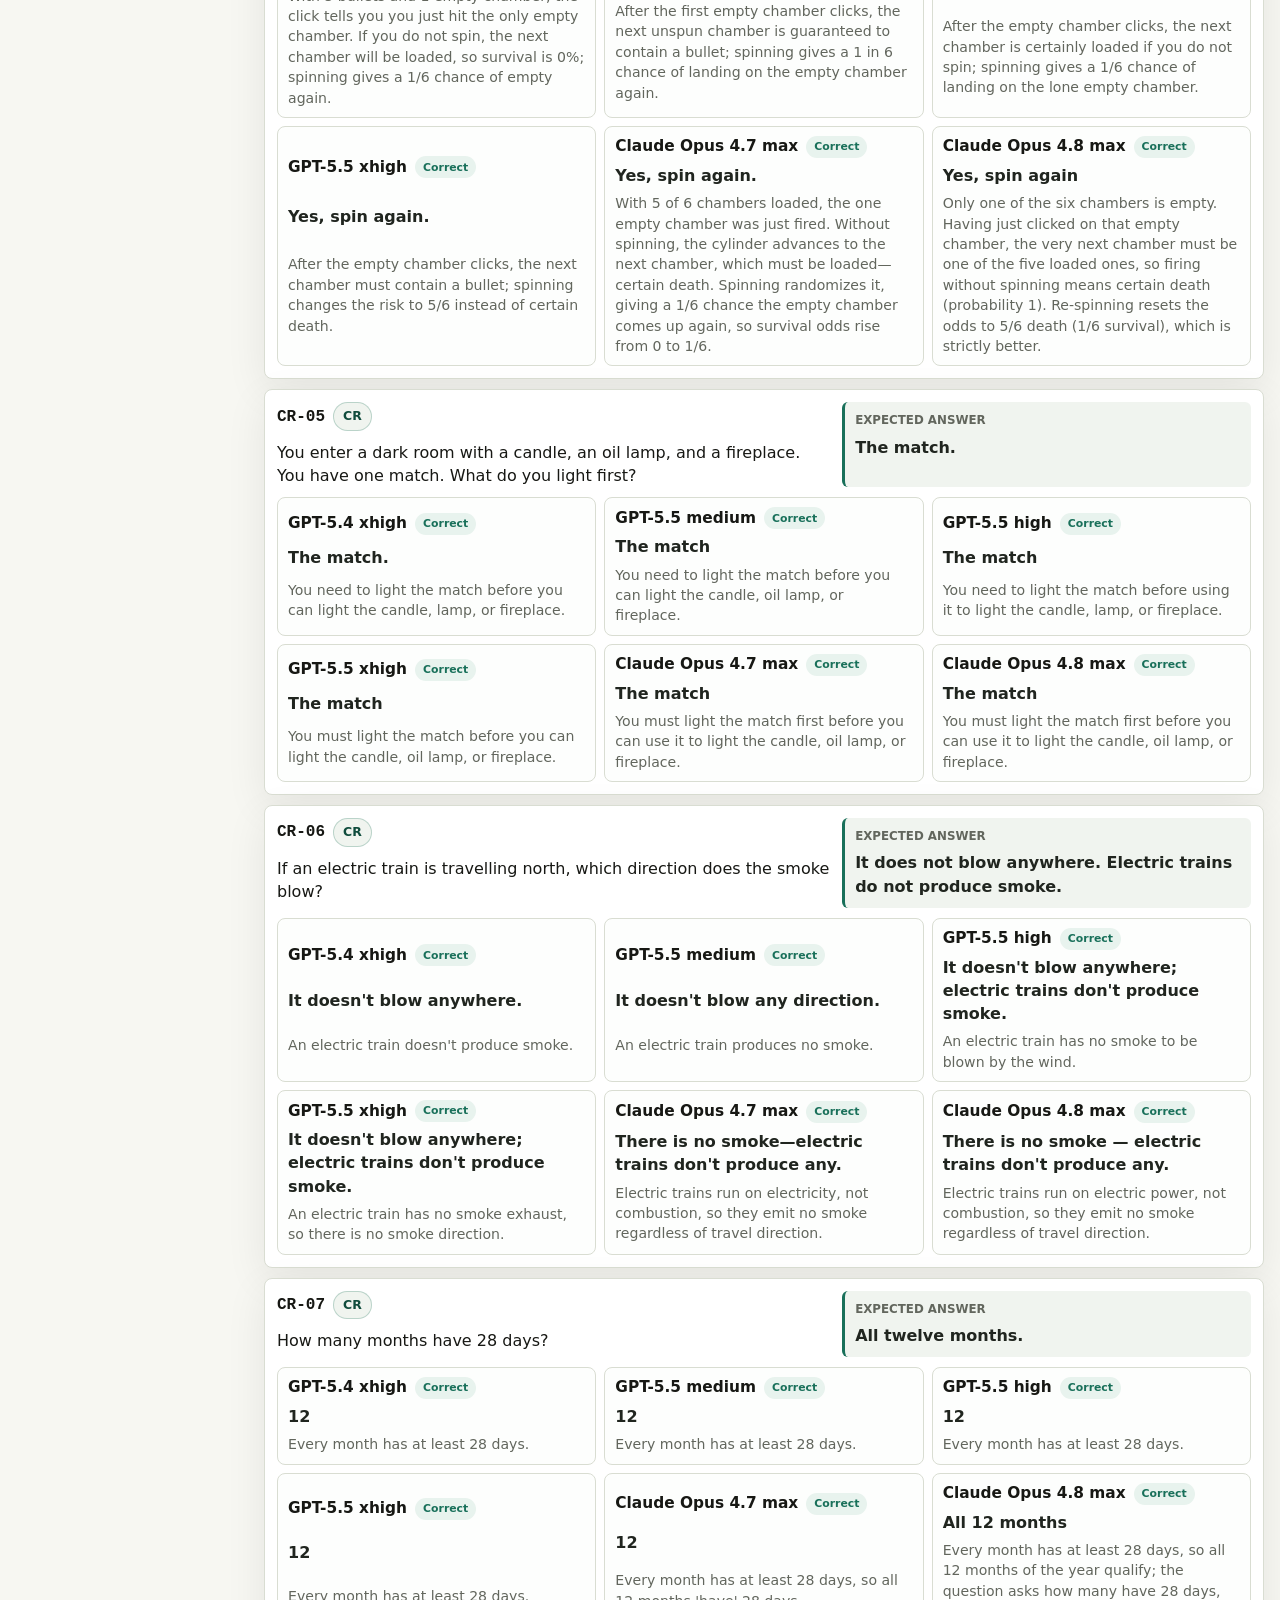
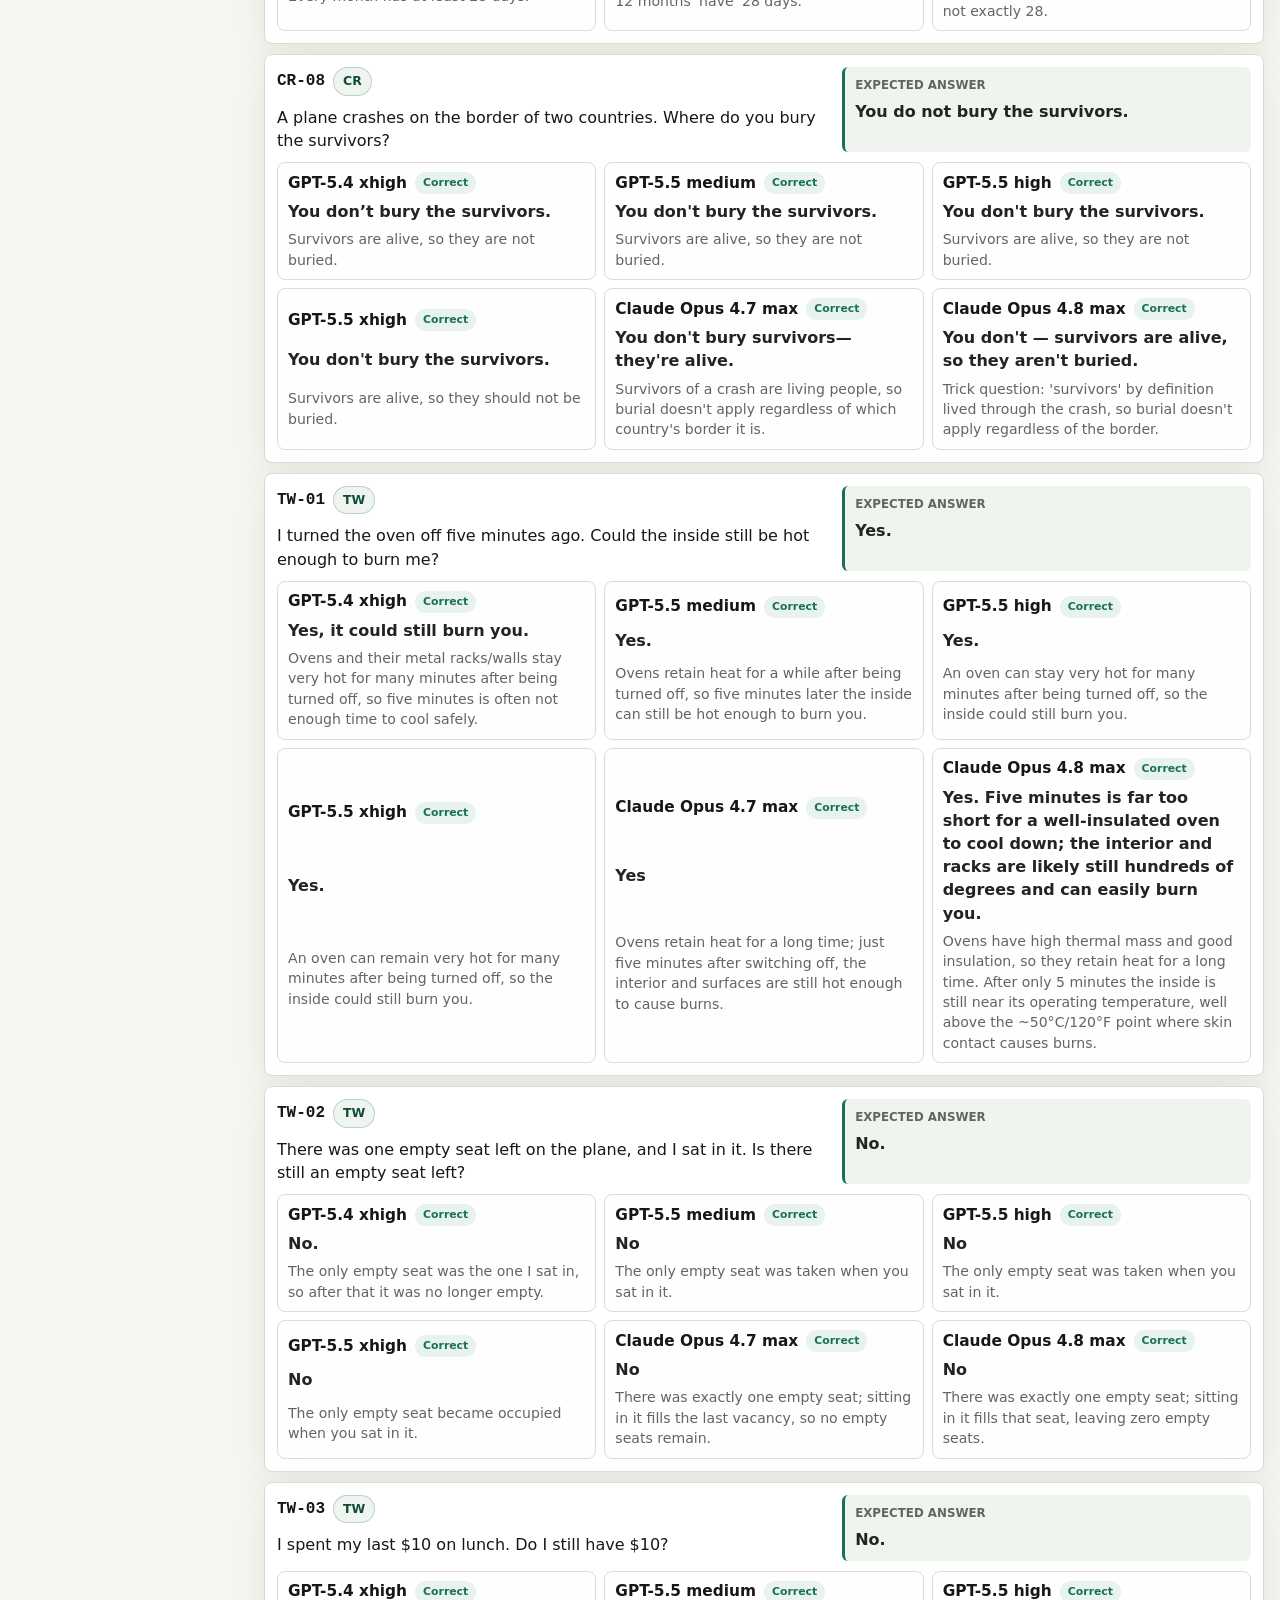
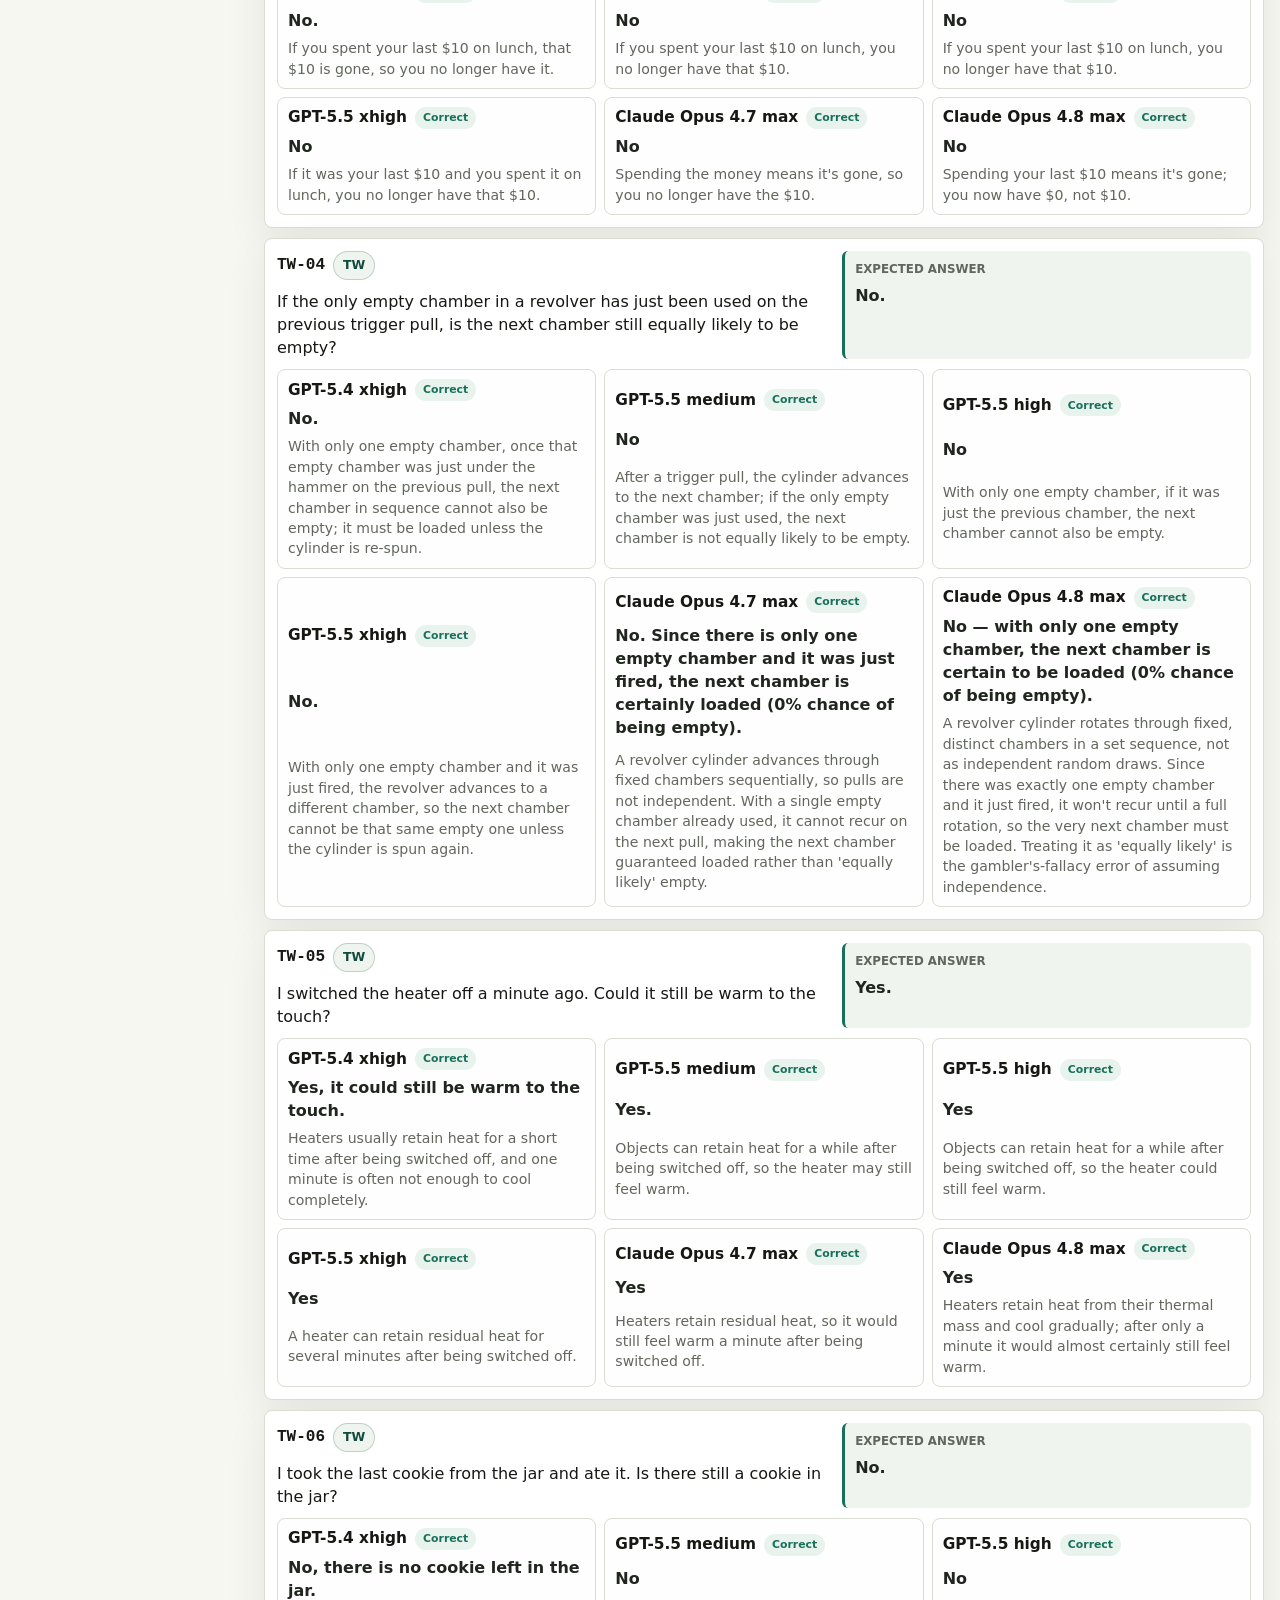
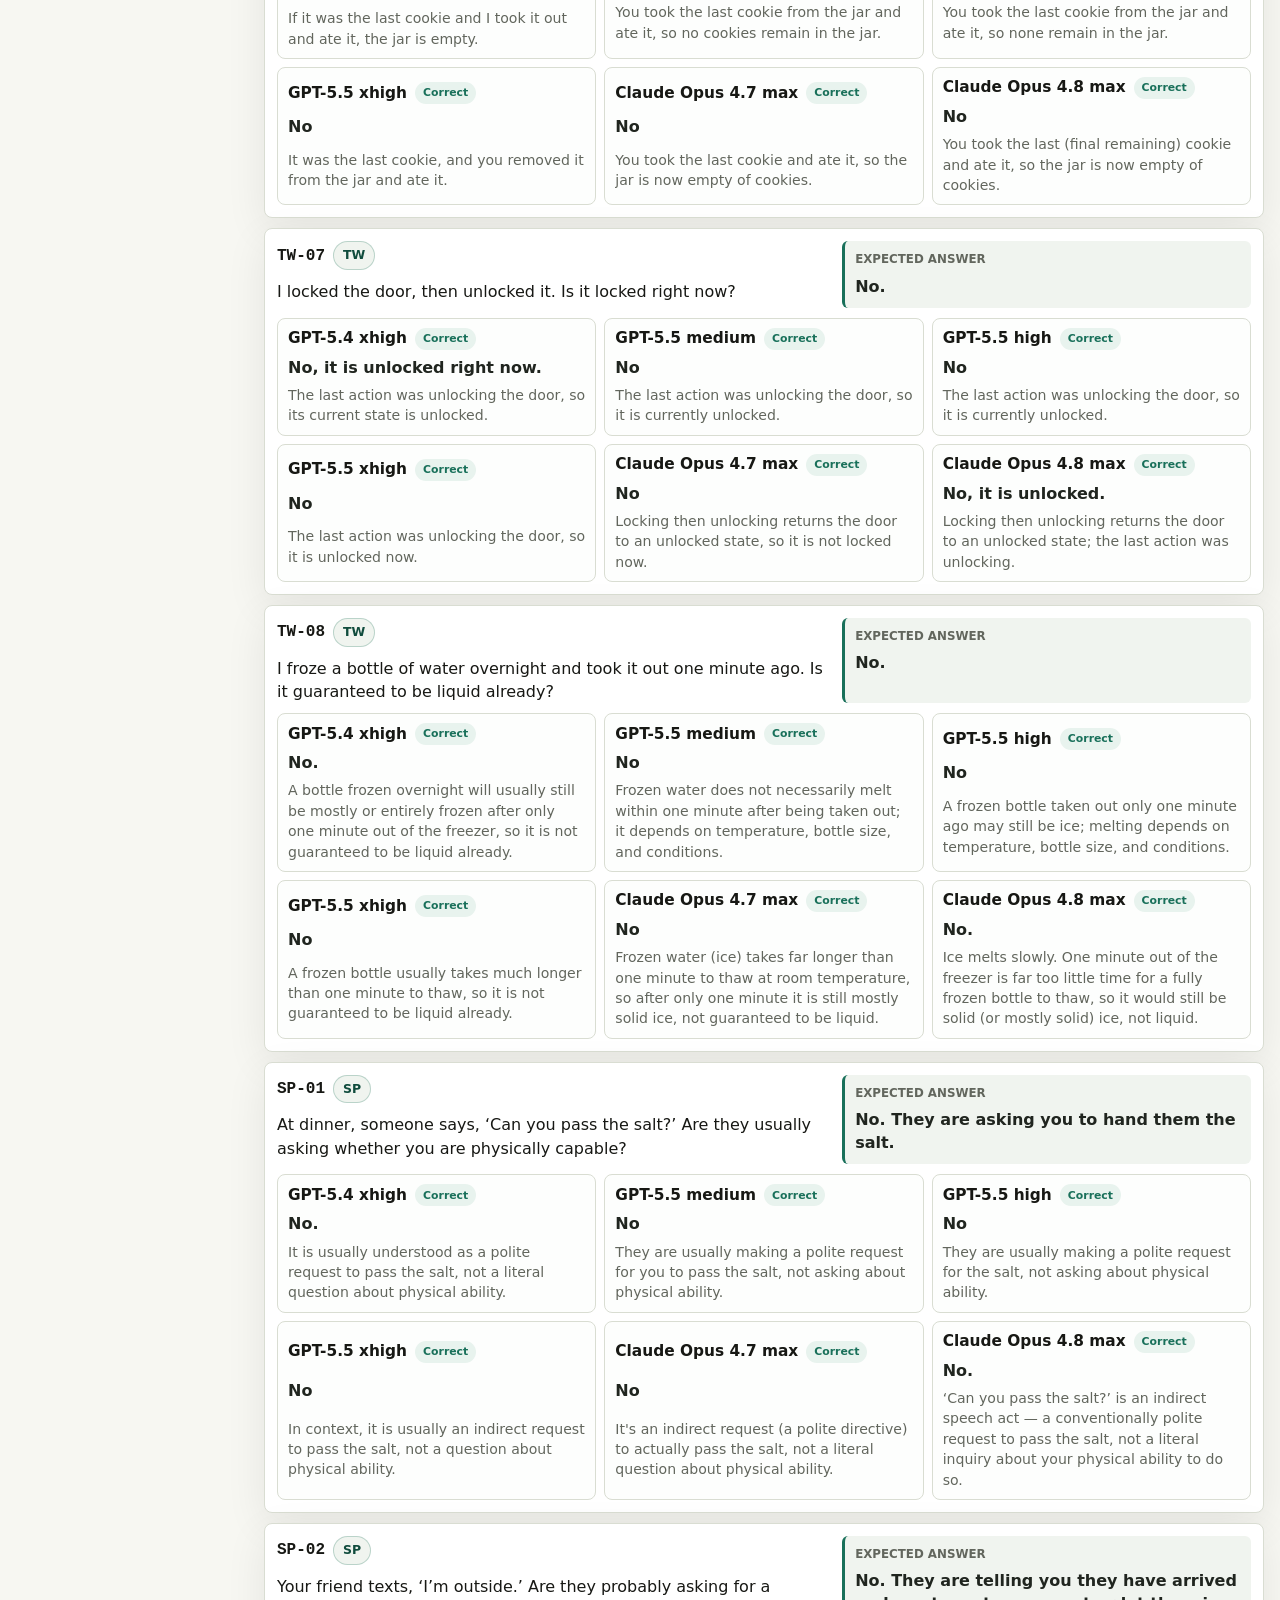
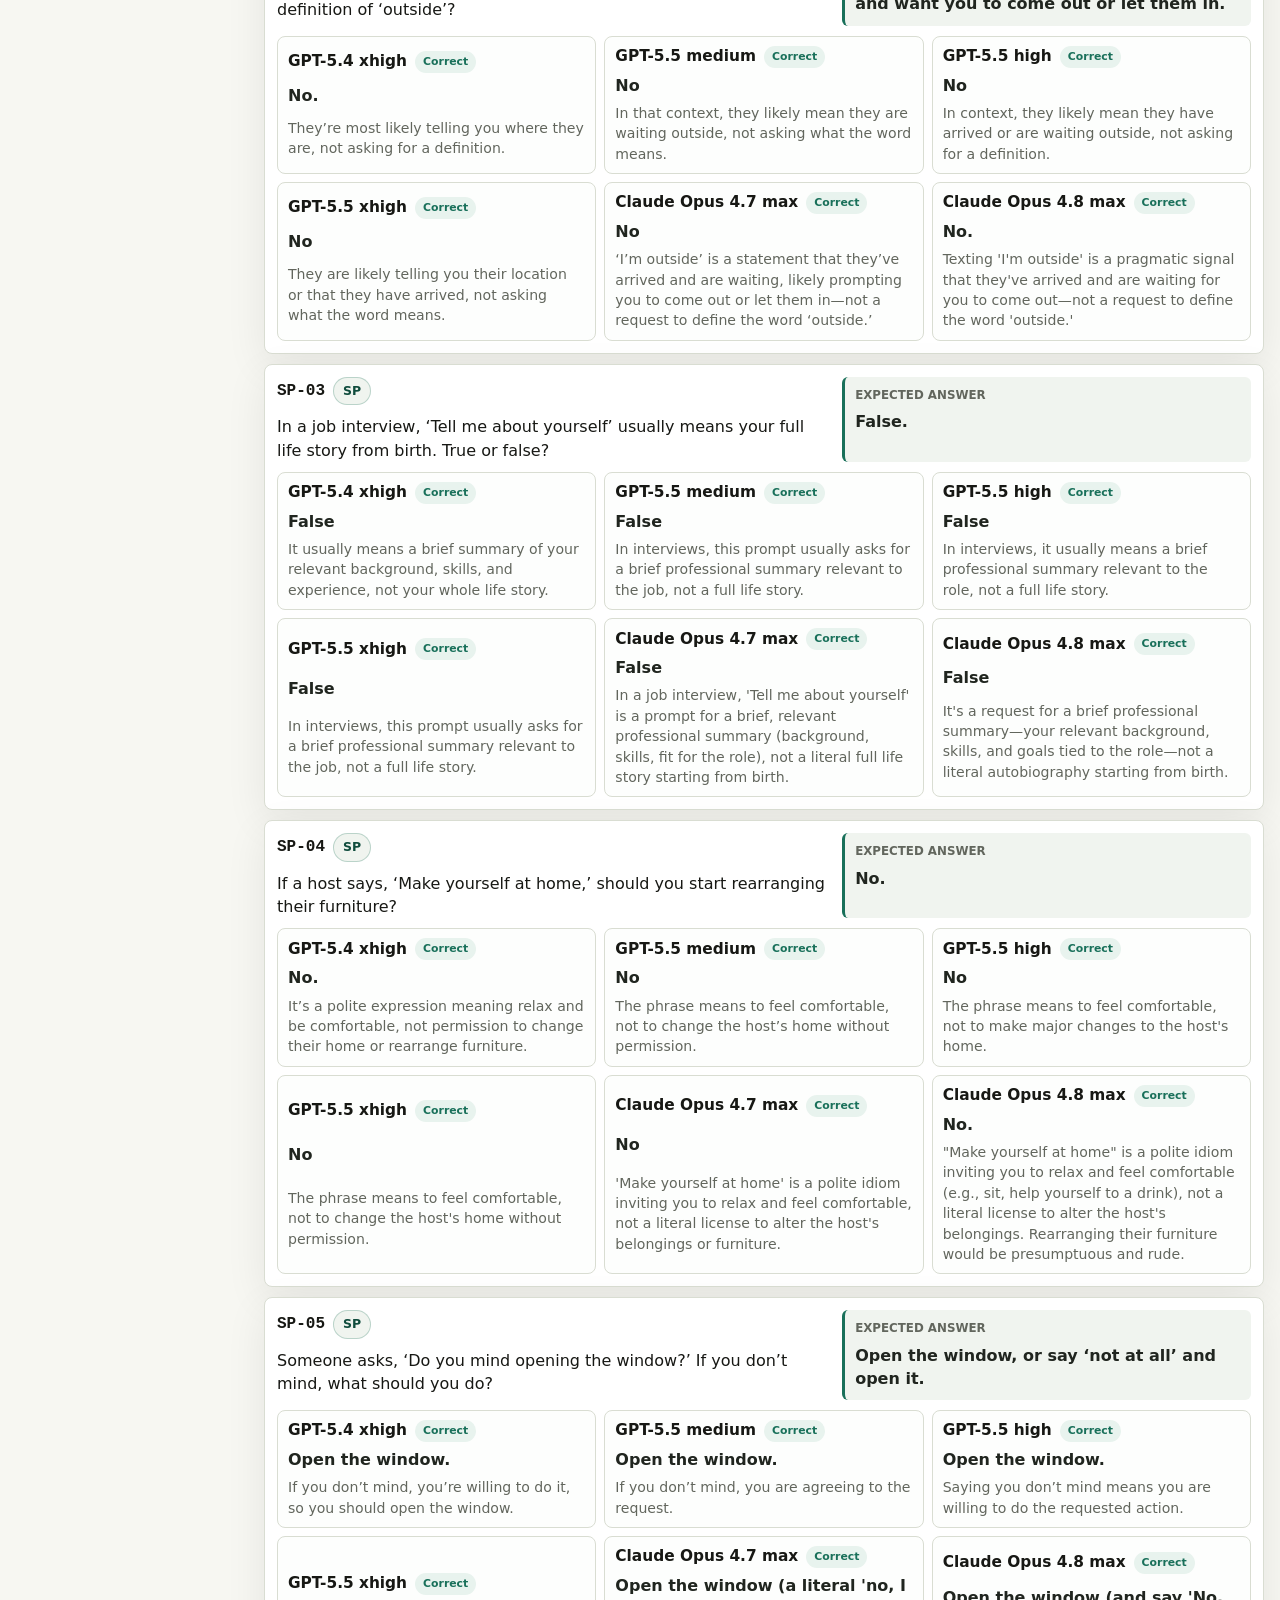
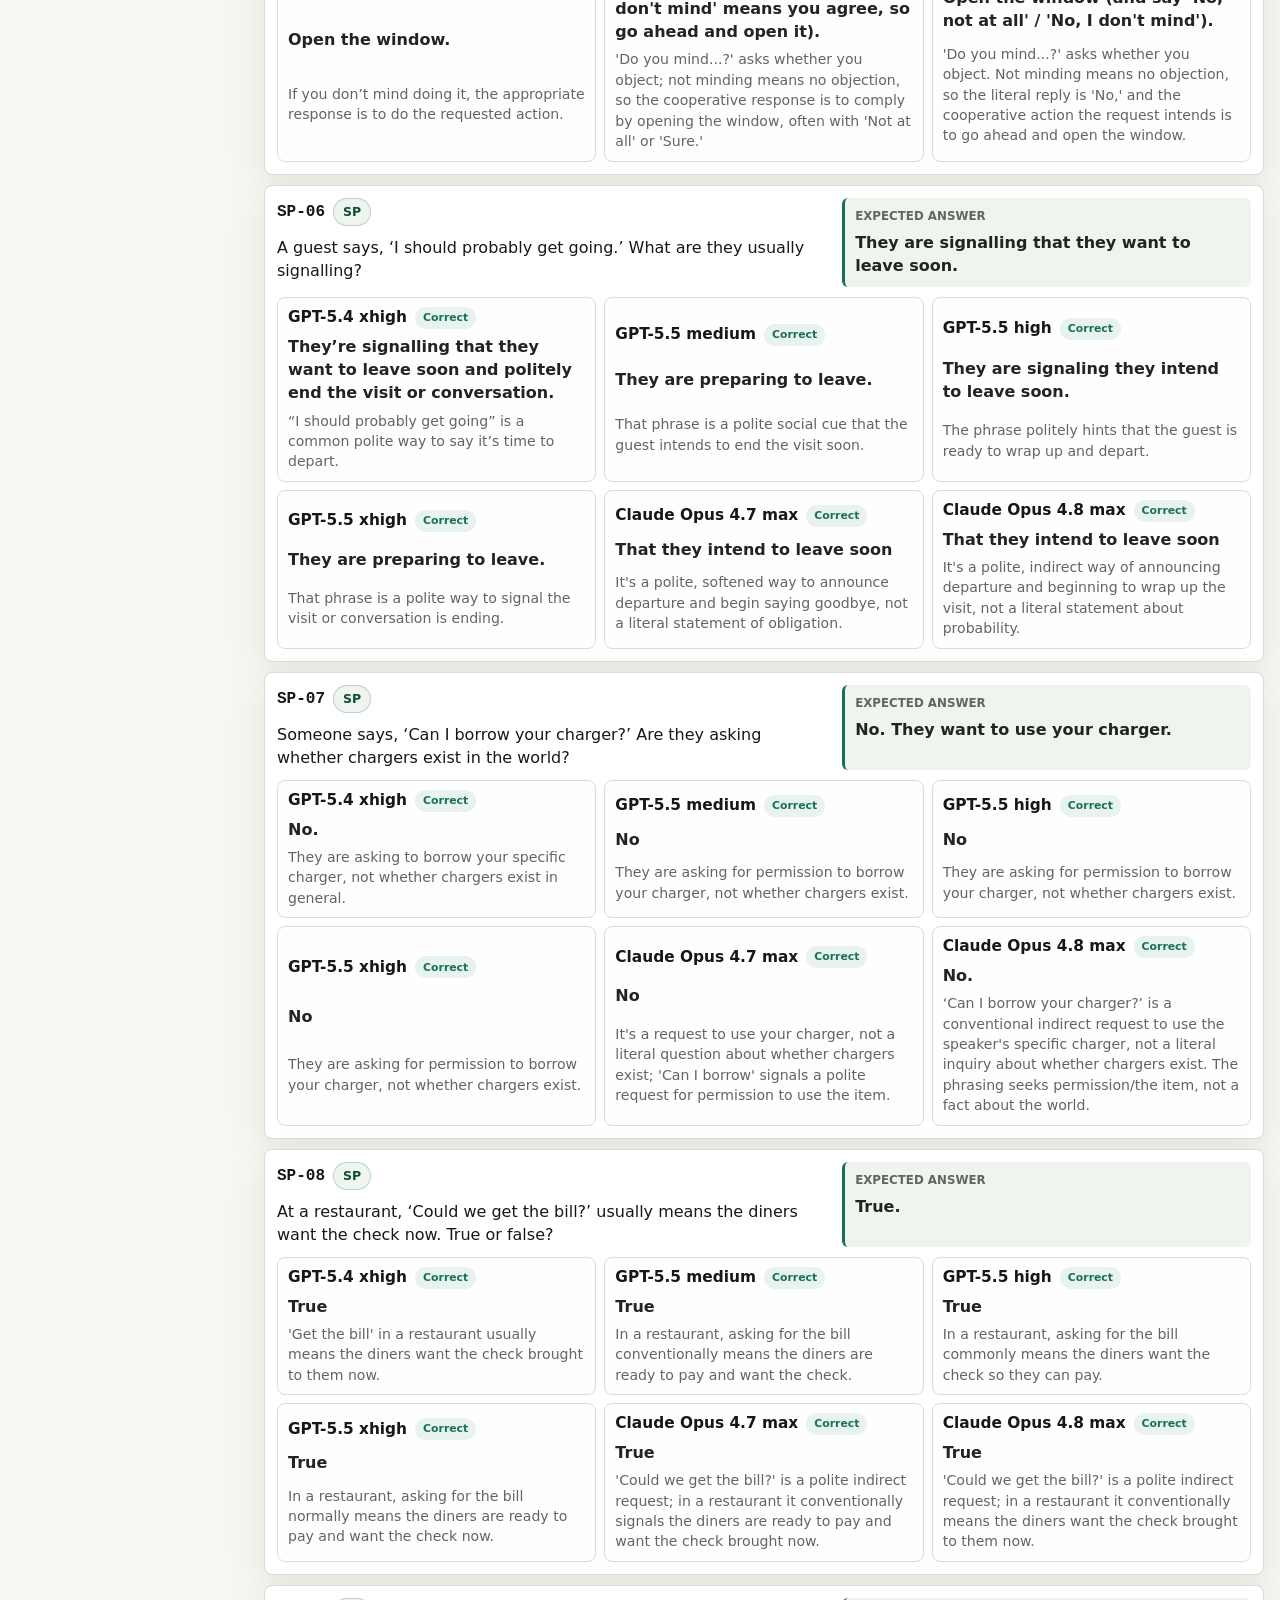
<file: docs/runs/gpt-opus-2026-05/answers.html>
<!doctype html>
<html lang="en">
  <head>
    <meta charset="utf-8">
    <meta name="viewport" content="width=device-width, initial-scale=1">
    <title>Benchmark Model Answers</title>
    <link rel="stylesheet" href="../../site.css">
    <script src="../../theme.js" defer></script>
    <style>
      :root {
        color-scheme: light;
        --bg: #f7f7f2;
        --panel: #ffffff;
        --panel-strong: #f0f4ef;
        --ink: #171814;
        --muted: #62665d;
        --line: #d9ddd2;
        --accent: #19705a;
        --accent-strong: #104c3d;
        --bad: #9e3b3b;
        --good: #19705a;
        --warn: #fff8df;
        --shadow: 0 12px 40px rgba(23, 24, 20, 0.08);
        font-family: Inter, ui-sans-serif, system-ui, -apple-system, BlinkMacSystemFont, "Segoe UI", sans-serif;
      }

      * {
        box-sizing: border-box;
      }

      body {
        margin: 0;
        background: var(--bg);
        color: var(--ink);
      }

      a {
        color: var(--accent-strong);
        font-weight: 700;
      }

      .wrap {
        width: min(1480px, calc(100% - 32px));
        margin: 0 auto;
      }

      header {
        border-bottom: 1px solid var(--line);
        background: #fbfbf7;
      }

      .hero {
        display: grid;
        grid-template-columns: minmax(0, 1.25fr) minmax(320px, 0.75fr);
        gap: 28px;
        align-items: end;
        padding: 42px 0 28px;
      }

      .eyebrow {
        margin: 0 0 10px;
        color: var(--accent-strong);
        font-size: 0.78rem;
        font-weight: 850;
        letter-spacing: 0;
        text-transform: uppercase;
      }

      h1 {
        margin: 0;
        max-width: 860px;
        font-size: var(--docs-h1-size);
        line-height: 1.08;
        letter-spacing: 0;
      }

      .lede {
        max-width: 800px;
        margin: 18px 0 0;
        color: var(--muted);
        font-size: 1.06rem;
        line-height: 1.6;
      }

      .actions,
      .active-filters {
        display: flex;
        flex-wrap: wrap;
        gap: 10px;
      }

      .actions {
        margin-top: 22px;
      }

      .button,
      .pill {
        display: inline-flex;
        min-height: 38px;
        align-items: center;
        justify-content: center;
        border: 1px solid var(--line);
        border-radius: 6px;
        background: var(--panel);
        padding: 0 14px;
        color: var(--ink);
        text-decoration: none;
      }

      .button.primary {
        border-color: var(--accent);
        background: var(--accent);
        color: #ffffff;
      }

      .summary-panel {
        display: grid;
        grid-template-columns: repeat(2, minmax(0, 1fr));
        gap: 10px;
      }

      .stat {
        min-height: 96px;
        border: 1px solid var(--line);
        border-radius: 8px;
        background: var(--panel);
        padding: 16px;
        box-shadow: var(--shadow);
      }

      .stat strong {
        display: block;
        font-size: 2rem;
        line-height: 1;
      }

      .stat span {
        display: block;
        margin-top: 8px;
        color: var(--muted);
        font-size: 0.9rem;
      }

      main {
        padding: 26px 0 52px;
      }

      .toolbar {
        position: sticky;
        top: 0;
        z-index: 3;
        display: grid;
        grid-template-columns: minmax(260px, 1.5fr) minmax(170px, 0.7fr) minmax(170px, 0.7fr);
        gap: 10px;
        align-items: end;
        border: 1px solid var(--line);
        border-radius: 8px;
        background: rgba(255, 255, 255, 0.95);
        padding: 12px;
        box-shadow: var(--shadow);
        backdrop-filter: blur(12px);
      }

      label {
        display: grid;
        gap: 6px;
        color: var(--muted);
        font-size: 0.78rem;
        font-weight: 800;
      }

      input,
      select {
        width: 100%;
        min-height: 40px;
        border: 1px solid var(--line);
        border-radius: 6px;
        background: #ffffff;
        color: var(--ink);
        font: inherit;
        font-size: 0.94rem;
        padding: 8px 10px;
      }

      input:focus,
      select:focus {
        outline: 3px solid rgba(25, 112, 90, 0.22);
        outline-offset: 1px;
      }

      .meta-row {
        display: flex;
        flex-wrap: wrap;
        justify-content: space-between;
        gap: 12px;
        align-items: center;
        margin: 18px 0 14px;
        color: var(--muted);
        font-size: 0.95rem;
      }

      .pill {
        min-height: 28px;
        border-radius: 999px;
        padding: 4px 10px;
        color: var(--muted);
        font-size: 0.78rem;
        font-weight: 750;
      }

      .pill.accent {
        border-color: rgba(25, 112, 90, 0.28);
        background: var(--panel-strong);
        color: var(--accent-strong);
      }

      .case-id {
        color: var(--ink);
        font-family: ui-monospace, SFMono-Regular, Menlo, Consolas, "Liberation Mono", monospace;
        font-weight: 850;
        text-decoration: none;
      }

      .category {
        display: inline-flex;
        border: 1px solid rgba(25, 112, 90, 0.25);
        border-radius: 999px;
        background: var(--panel-strong);
        padding: 3px 9px;
        color: var(--accent-strong);
        font-size: 0.78rem;
        font-weight: 800;
        white-space: nowrap;
      }

      .answer-list {
        display: grid;
        gap: 10px;
      }

      .answer-card {
        display: grid;
        gap: 10px;
        border: 1px solid var(--line);
        border-radius: 8px;
        background: var(--panel);
        padding: 12px;
        box-shadow: var(--shadow);
      }

      .answer-card-top {
        display: grid;
        grid-template-columns: minmax(0, 1.15fr) minmax(260px, 0.85fr);
        gap: 12px;
      }

      .answer-card-meta {
        display: flex;
        flex-wrap: wrap;
        gap: 8px;
        align-items: center;
        margin-bottom: 10px;
      }

      .prompt,
      .expected,
      .model-answer {
        line-height: 1.45;
      }

      .expected {
        border-left: 3px solid var(--accent);
        border-radius: 6px;
        background: var(--panel-strong);
        color: #20251f;
        font-weight: 650;
        padding: 10px;
      }

      .expected-label,
      .model-label {
        margin-bottom: 6px;
        color: var(--muted);
        font-size: 0.74rem;
        font-weight: 850;
        text-transform: uppercase;
      }

      .model-label {
        margin-bottom: 0;
        color: var(--ink);
        font-size: 0.96rem;
        font-weight: 750;
        line-height: 1.25;
        text-transform: none;
      }

      .model-grid {
        display: grid;
        grid-template-columns: repeat(3, minmax(0, 1fr));
        gap: 8px;
      }

      .model-answer {
        display: grid;
        gap: 6px;
        min-width: 0;
        border: 1px solid var(--line);
        border-radius: 8px;
        background: color-mix(in srgb, var(--panel) 88%, var(--panel-strong));
        padding: 9px 10px;
      }

      .model-answer-head {
        display: flex;
        flex-wrap: wrap;
        gap: 8px;
        align-items: center;
        justify-content: flex-start;
      }

      .model-answer-body {
        display: grid;
        gap: 6px;
        margin: 0;
      }

      .answer-result {
        display: inline-flex;
        width: max-content;
        min-height: 22px;
        align-items: center;
        border-radius: 999px;
        padding: 2px 8px;
        font-size: 0.68rem;
        font-weight: 850;
      }

      .answer-result.correct {
        background: #e8f3ee;
        color: var(--good);
      }

      .answer-result.incorrect {
        background: #f7e8e6;
        color: var(--bad);
      }

      .answer-text {
        color: #20251f;
        font-weight: 650;
        overflow-wrap: anywhere;
      }

      .reasoning {
        color: var(--muted);
        font-size: 0.88rem;
        overflow-wrap: anywhere;
      }

      html[data-theme="dark"] .expected,
      html[data-theme="dark"] .answer-text {
        color: var(--ink);
      }

      html[data-theme="dark"] .model-answer {
        background: var(--panel);
      }

      .empty-state {
        border: 1px solid #e0c36d;
        border-radius: 8px;
        background: var(--warn);
        padding: 18px;
      }

      .empty-state[hidden] {
        display: none;
      }

      footer {
        border-top: 1px solid var(--line);
        background: #ffffff;
        color: var(--muted);
        padding: 22px 0;
      }

      @media (max-width: 880px) {
        .hero,
        .toolbar {
          grid-template-columns: 1fr;
        }

        .summary-panel,
        .answer-card-top,
        .model-grid {
          grid-template-columns: 1fr;
        }
      }

      @media (max-width: 1180px) {
        .model-grid {
          grid-template-columns: repeat(2, minmax(0, 1fr));
        }
      }
    </style>
  </head>
  <body>
    <div class="docs-shell">
      <nav class="global-nav" aria-label="Documentation">
        <a class="site-mark" href="../../index.html"><strong>Reasoning Benchmark</strong><span>Instructional docs</span></a>
        <button class="theme-toggle" type="button" data-theme-toggle aria-label="Toggle color theme" aria-pressed="false">Dark</button>
        <div class="nav-section">
          <p class="nav-section-title">Start</p>
          <a href="../../index.html">Overview</a>
          <a href="../../guides/run-locally.html">Run locally</a>
          <a href="../../guides/add-questions.html">Add questions</a>
          <a href="../../guides/score-evaluate.html">Score and evaluate</a>
          <a href="../../guides/publish-docs.html">Publish docs</a>
        </div>
        <div class="nav-section">
          <p class="nav-section-title">Reference</p>
          <a href="../../questions.html">Browse questions</a>
          <a href="https://github.com/calvinnwq/reasoning-benchmark">GitHub</a>
        </div>
        <div class="nav-section">
          <p class="nav-section-title">Runs</p>
          <div class="nav-tree">
            <a class="nav-parent" href="./">GPT/Opus May 2026</a>
            <div class="nav-children">
              <a href="./">Run overview</a>
              <a href="answers.html" aria-current="page">Model answers</a>
            </div>
          </div>
        </div>
      </nav>
      <div class="docs-content">
    <header>
      <div class="wrap hero">
        <div>
          <nav class="breadcrumbs" aria-label="Breadcrumbs"><a href="../../index.html">Docs</a><span>/</span><a href="./">Runs</a><span>/</span><span>Answers</span></nav>
          <p class="eyebrow">Latest benchmark run</p>
          <h1>Model answers for every benchmark question</h1>
          <p class="lede">
            Browse the actual responses from GPT-5.4 xhigh, GPT-5.5 medium,
            GPT-5.5 high, GPT-5.5 xhigh, Claude Opus 4.7 max, and Claude Opus
            4.8 max for each prompt in the latest 94-question comparison.
          </p>
          <div class="actions">
            <a class="button primary" href="#answers">Browse answers</a>
            <a class="button" href="./">Back to run</a>
            <a class="button" href="../../questions.html">Dataset cards</a>
            <a class="button" href="../../index.html">Project overview</a>
          </div>
        </div>
        <div class="summary-panel" id="model-summary" aria-label="Model scores"></div>
      </div>
    </header>

    <main class="wrap" id="answers">
      <section class="toolbar" aria-label="Benchmark answer filters">
        <label>
          Search
          <input id="search" type="search" placeholder="Search prompts, expected answers, model answers">
        </label>
        <label>
          Category
          <select id="category-filter">
            <option value="">All categories</option>
          </select>
        </label>
        <label>
          Result
          <select id="result-filter">
            <option value="">All rows</option>
            <option value="any-miss">Any model missed</option>
            <option value="all-correct">All models correct</option>
          </select>
        </label>
      </section>

      <div class="meta-row">
        <div id="result-count">Loading answers...</div>
        <div class="active-filters" id="active-filters" aria-live="polite"></div>
      </div>

      <section class="answer-list" id="answer-rows" aria-label="Benchmark model answers"></section>
      <section class="empty-state" id="empty-state" hidden>
        <strong>No answers match those filters.</strong>
        <p>Try clearing the search box or widening the category or result filter.</p>
      </section>
    </main>

    <footer>
      <div class="wrap">
        Reasoning Benchmark · <a href="./">latest run</a> ·
        <a href="../../questions.html">dataset cards</a> ·
        <a href="../../index.html">project overview</a>
      </div>
    </footer>

    <script src="benchmark-run-data.js"></script>
    <script>
      const data = window.REASONING_BENCHMARK_RUN_DATA;
      const questions = data.questions;
      const state = {
        search: "",
        category: "",
        result: "",
      };

      const elements = {
        search: document.querySelector("#search"),
        category: document.querySelector("#category-filter"),
        result: document.querySelector("#result-filter"),
        rows: document.querySelector("#answer-rows"),
        count: document.querySelector("#result-count"),
        activeFilters: document.querySelector("#active-filters"),
        empty: document.querySelector("#empty-state"),
        modelSummary: document.querySelector("#model-summary"),
      };

      function addOption(select, value, label) {
        const option = document.createElement("option");
        option.value = value;
        option.textContent = label;
        select.appendChild(option);
      }

      data.categories.forEach((category) => {
        addOption(elements.category, category.id, `${category.id} (${category.count})`);
      });

      data.models.forEach((model) => {
        const card = document.createElement("div");
        card.className = "stat";
        const score = document.createElement("strong");
        score.textContent = `${model.correct}/${model.total}`;
        const label = document.createElement("span");
        label.textContent = model.label;
        card.append(score, label);
        elements.modelSummary.appendChild(card);

      });

      function normalize(value) {
        return String(value || "").toLowerCase();
      }

      function questionMatchesSearch(question, query) {
        if (!query) {
          return true;
        }
        const modelAnswers = data.models.flatMap((model) => {
          const answer = question.answers[model.id] || {};
          return [answer.answer, answer.reasoning];
        });
        const haystack = [
          question.id,
          question.category,
          question.category_label,
          question.prompt,
          question.expected_answer,
          ...modelAnswers,
        ].join(" ");
        return normalize(haystack).includes(query);
      }

      function questionMatchesResult(question) {
        const results = data.models.map((model) => Boolean(question.answers[model.id]?.correct));
        if (state.result === "any-miss") {
          return results.some((correct) => !correct);
        }
        if (state.result === "all-correct") {
          return results.every(Boolean);
        }
        return true;
      }

      function filteredQuestions() {
        const query = normalize(state.search.trim());

        return questions.filter((question) => {
          if (state.category && question.category !== state.category) {
            return false;
          }
          if (!questionMatchesResult(question)) {
            return false;
          }
          return questionMatchesSearch(question, query);
        });
      }

      function renderActiveFilters(results) {
        const filters = [];
        if (state.search.trim()) {
          filters.push(`Search: ${state.search.trim()}`);
        }
        if (state.category) {
          filters.push(`Category: ${state.category}`);
        }
        if (state.result) {
          filters.push(`Result: ${state.result}`);
        }

        elements.activeFilters.replaceChildren();
        if (!filters.length) {
          const pill = document.createElement("span");
          pill.className = "pill";
          pill.textContent = "No active filters";
          elements.activeFilters.appendChild(pill);
        } else {
          filters.forEach((filter) => {
            const pill = document.createElement("span");
            pill.className = "pill accent";
            pill.textContent = filter;
            elements.activeFilters.appendChild(pill);
          });
        }

        const totalPill = document.createElement("span");
        totalPill.className = "pill";
        totalPill.textContent = `${results.length} shown`;
        elements.activeFilters.appendChild(totalPill);
      }

      function renderAnswerCell(model, question) {
        const answer = question.answers[model.id] || {};
        const cell = document.createElement("article");
        cell.className = "model-answer";

        const header = document.createElement("div");
        header.className = "model-answer-head";

        const modelLabel = document.createElement("div");
        modelLabel.className = "model-label";
        modelLabel.textContent = model.label;

        const result = document.createElement("span");
        result.className = `answer-result ${answer.correct ? "correct" : "incorrect"}`;
        result.textContent = answer.correct ? "Correct" : "Miss";

        header.append(modelLabel, result);

        const body = document.createElement("div");
        body.className = "model-answer-body";

        const answerText = document.createElement("div");
        answerText.className = "answer-text";
        answerText.textContent = answer.answer || "No answer";

        body.appendChild(answerText);

        if (answer.reasoning) {
          const reasoning = document.createElement("div");
          reasoning.className = "reasoning";
          reasoning.textContent = answer.reasoning;
          body.appendChild(reasoning);
        }

        cell.append(header, body);
        return cell;
      }

      function renderRow(question) {
        const row = document.createElement("article");
        row.className = "answer-card";
        row.id = question.id;

        const top = document.createElement("div");
        top.className = "answer-card-top";

        const promptPanel = document.createElement("div");
        const meta = document.createElement("div");
        meta.className = "answer-card-meta";
        const idLink = document.createElement("a");
        idLink.className = "case-id";
        idLink.href = `#${question.id}`;
        idLink.textContent = question.id;

        const category = document.createElement("span");
        category.className = "category";
        category.textContent = question.category;
        category.title = question.category_label || "";
        meta.append(idLink, category);

        const prompt = document.createElement("div");
        prompt.className = "prompt";
        prompt.textContent = question.prompt || "";
        promptPanel.append(meta, prompt);

        const expected = document.createElement("div");
        expected.className = "expected";
        const expectedLabel = document.createElement("div");
        expectedLabel.className = "expected-label";
        expectedLabel.textContent = "Expected answer";
        const expectedText = document.createElement("div");
        expectedText.textContent = question.expected_answer || "";
        expected.append(expectedLabel, expectedText);

        const modelGrid = document.createElement("div");
        modelGrid.className = "model-grid";
        modelGrid.append(...data.models.map((model) => renderAnswerCell(model, question)));

        top.append(promptPanel, expected);
        row.append(top, modelGrid);
        return row;
      }

      function render() {
        const results = filteredQuestions();
        elements.count.textContent = `${results.length} of ${questions.length} benchmark questions`;
        elements.empty.hidden = results.length !== 0;
        elements.rows.replaceChildren(...results.map(renderRow));
        renderActiveFilters(results);
      }

      elements.search.addEventListener("input", (event) => {
        state.search = event.target.value;
        render();
      });
      elements.category.addEventListener("change", (event) => {
        state.category = event.target.value;
        render();
      });
      elements.result.addEventListener("change", (event) => {
        state.result = event.target.value;
        render();
      });

      render();
    </script>
      </div>
    </div>
  </body>
</html>
</file>
<file: docs/site.css>
:root {
  color-scheme: light;
  --bg: #f7f7f2;
  --panel: #ffffff;
  --panel-strong: #f0f4ef;
  --nav-bg: #fbfbf7;
  --ink: #171814;
  --body-ink: #343b34;
  --muted: #62665d;
  --line: #d9ddd2;
  --line-soft: #eef0e8;
  --code-bg: #eef0e8;
  --code-ink: #1f2328;
  --pre-bg: #0f172a;
  --pre-ink: #e6edf3;
  --pre-border: #1f2937;
  --pre-muted: #64748b;
  --accent: #19705a;
  --accent-strong: #104c3d;
  --accent-dark: #104c3d;
  --soft: #eef4ef;
  --warn: #fff8df;
  --amber: #9a5b11;
  --red: #9e3b3b;
  --shadow: 0 12px 40px rgba(23, 24, 20, 0.08);
  --docs-h1-size: clamp(2rem, 3.4vw, 3.1rem);
  --docs-h2-size: clamp(1.32rem, 2vw, 1.65rem);
  --docs-h3-size: 1.05rem;
  font-family: Inter, ui-sans-serif, system-ui, -apple-system, BlinkMacSystemFont, "Segoe UI", sans-serif;
}

html[data-theme="dark"] {
  color-scheme: dark;
  --bg: #090a08;
  --panel: #11140f;
  --panel-strong: #182018;
  --nav-bg: #0d100c;
  --ink: #f5f7ef;
  --body-ink: #d9dfd0;
  --muted: #9aa391;
  --line: #273022;
  --line-soft: #1d241b;
  --code-bg: #1d241b;
  --code-ink: #e6edf3;
  --pre-bg: #06080d;
  --pre-ink: #ecf4e5;
  --pre-border: #1c2030;
  --pre-muted: #7e8ba3;
  --accent: #5ad89f;
  --accent-strong: #91efbf;
  --accent-dark: #91efbf;
  --soft: #152015;
  --warn: #2b2412;
  --amber: #f0bf64;
  --red: #f38a8a;
  --shadow: 0 16px 42px rgba(0, 0, 0, 0.28);
}

* {
  box-sizing: border-box;
}

body {
  margin: 0;
  background: var(--bg);
  color: var(--ink);
  font-family: Inter, ui-sans-serif, system-ui, -apple-system, BlinkMacSystemFont, "Segoe UI", sans-serif;
  font-feature-settings: "cv02", "cv03", "cv04", "cv11";
  line-height: 1.65;
  -webkit-font-smoothing: antialiased;
}

a {
  color: var(--accent-strong);
  font-weight: 600;
  text-decoration-thickness: 1px;
  text-underline-offset: 0.2em;
}

code,
pre {
  font-family: "JetBrains Mono", ui-monospace, SFMono-Regular, Menlo, Consolas, "Liberation Mono", monospace;
}

code {
  border-radius: 5px;
  border: 1px solid var(--line);
  background: var(--code-bg);
  color: var(--code-ink);
  padding: 0.08em 0.35em;
  font-size: 0.88em;
}

pre {
  overflow: auto;
  border: 1px solid var(--pre-border);
  border-radius: 8px;
  background: var(--pre-bg);
  color: var(--pre-ink);
  padding: 14px 18px;
  font-size: 0.9rem;
  font-weight: 500;
  line-height: 1.6;
  scrollbar-color: #334155 transparent;
  scrollbar-width: thin;
}

pre::-webkit-scrollbar {
  width: 8px;
  height: 8px;
}

pre::-webkit-scrollbar-thumb {
  border-radius: 8px;
  background: #334155;
}

pre code {
  display: block;
  border: 0;
  background: transparent;
  color: inherit;
  padding: 0;
  font-size: 1em;
  white-space: pre;
}

.docs-shell {
  display: grid;
  grid-template-columns: 248px minmax(0, 1fr);
  min-height: 100vh;
}

.global-nav {
  position: sticky;
  top: 0;
  display: grid;
  grid-template-columns: minmax(0, 1fr) auto;
  align-content: start;
  column-gap: 10px;
  height: 100vh;
  overflow: auto;
  border-right: 1px solid var(--line);
  background: var(--nav-bg);
  padding: 24px 22px;
  scrollbar-color: var(--line) transparent;
  scrollbar-width: thin;
}

.global-nav::-webkit-scrollbar {
  width: 6px;
}

.global-nav::-webkit-scrollbar-thumb {
  border-radius: 6px;
  background: var(--line);
}

.site-mark {
  display: grid;
  gap: 4px;
  min-width: 0;
  margin-bottom: 18px;
  border-bottom: 1px solid var(--line);
  padding: 0 0 18px;
  text-decoration: none;
}

.site-mark strong {
  color: var(--ink);
  font-size: 1.05rem;
  font-weight: 600;
  line-height: 1.1;
}

.site-mark span,
.nav-section-title,
.breadcrumbs {
  color: var(--muted);
  font-size: 0.74rem;
}

.nav-section {
  display: grid;
  grid-column: 1 / -1;
  gap: 7px;
  margin-top: 0;
  margin-bottom: 18px;
}

.nav-section-title {
  margin: 0;
  font-weight: 600;
  text-transform: uppercase;
}

.global-nav a:not(.site-mark) {
  display: block;
  border-radius: 6px;
  padding: 6px 10px;
  color: var(--body-ink);
  font-size: 0.9rem;
  line-height: 1.4;
  text-decoration: none;
}

.global-nav a:not(.site-mark):hover,
.global-nav a[aria-current="page"] {
  background: var(--panel-strong);
  color: var(--accent-strong);
}

.docs-content {
  min-width: 0;
}

.page-top {
  border-bottom: 1px solid var(--line);
  background: var(--nav-bg);
}

.wrap,
.content,
.hero-inner {
  width: min(1120px, calc(100% - 36px));
  margin-right: auto;
  margin-left: auto;
}

.wide-wrap {
  width: min(1480px, calc(100% - 36px));
  margin-right: auto;
  margin-left: auto;
}

.breadcrumbs {
  display: flex;
  flex-wrap: wrap;
  gap: 8px;
  align-items: center;
  padding-top: 20px;
  font-weight: 750;
}

.breadcrumbs a {
  color: var(--muted);
  text-decoration: none;
}

.hero,
.docs-hero {
  padding: 34px 0 30px;
}

.docs-hero {
  display: grid;
  gap: 18px;
}

.eyebrow {
  margin: 0 0 10px;
  color: var(--muted);
  font-size: 0.72rem;
  font-weight: 600;
  letter-spacing: 0;
  text-transform: uppercase;
}

h1 {
  margin: 0;
  max-width: 860px;
  color: var(--ink);
  font-size: var(--docs-h1-size);
  font-weight: 700;
  line-height: 1.08;
  letter-spacing: 0;
}

h2 {
  margin: 0 0 12px;
  color: var(--ink);
  font-size: var(--docs-h2-size);
  font-weight: 600;
  line-height: 1.2;
  letter-spacing: 0;
}

h3 {
  margin: 0 0 8px;
  color: var(--ink);
  font-size: var(--docs-h3-size);
  font-weight: 600;
}

p,
li {
  color: var(--body-ink);
  font-size: 1rem;
  line-height: 1.68;
}

.lede {
  max-width: 800px;
  margin: 18px 0 0;
  color: var(--muted);
  font-size: 1.08rem;
  line-height: 1.6;
}

.actions,
.card-grid,
.guide-grid {
  display: flex;
  flex-wrap: wrap;
  gap: 10px;
}

.actions {
  margin-top: 22px;
}

.button,
.pill {
  display: inline-flex;
  min-height: 38px;
  align-items: center;
  justify-content: center;
  border: 1px solid var(--line);
  border-radius: 6px;
  background: var(--panel);
  padding: 0 14px;
  color: var(--ink);
  text-decoration: none;
}

.theme-toggle {
  display: inline-flex;
  width: 34px;
  height: 34px;
  flex: 0 0 auto;
  align-items: center;
  justify-content: center;
  border: 1px solid var(--line);
  border-radius: 8px;
  background: var(--panel);
  color: var(--muted);
  cursor: pointer;
  padding: 0;
  transition: border-color 0.15s, color 0.15s, background-color 0.15s, transform 0.12s;
}

.theme-toggle:hover {
  border-color: var(--ink);
  color: var(--ink);
}

.theme-toggle:active {
  transform: scale(0.94);
}

.theme-toggle svg {
  display: block;
  width: 16px;
  height: 16px;
}

.theme-toggle .theme-icon-sun {
  display: none;
}

html[data-theme="dark"] .theme-toggle .theme-icon-sun {
  display: block;
}

html[data-theme="dark"] .theme-toggle .theme-icon-moon {
  display: none;
}

.nav-tree {
  display: grid;
  gap: 4px;
}

.nav-parent {
  font-weight: 650;
}

.nav-children {
  display: grid;
  gap: 3px;
  margin: -2px 0 2px 10px;
  border-left: 1px solid var(--line);
  padding-left: 9px;
}

.global-nav .nav-children a:not(.site-mark) {
  padding: 5px 9px;
  color: var(--muted);
  font-size: 0.82rem;
}

.global-nav .nav-children a:not(.site-mark):hover,
.global-nav .nav-children a[aria-current="page"] {
  color: var(--accent-strong);
}

.button.primary {
  border-color: var(--accent);
  background: var(--accent);
  color: #ffffff;
}

main {
  padding: 30px 0 56px;
}

article {
  display: grid;
  gap: 28px;
}

article > section {
  border-top: 1px solid var(--line);
  padding-top: 28px;
}

article > section:first-child {
  border-top: 0;
  padding-top: 0;
}

.card,
.stat,
.mini-card,
.doc-card,
.note {
  border: 1px solid var(--line);
  border-radius: 8px;
  background: var(--panel);
  padding: 16px;
}

.note {
  border-color: #e0c36d;
  background: var(--warn);
}

.grid,
.summary-grid {
  display: grid;
  grid-template-columns: repeat(3, minmax(0, 1fr));
  gap: 12px;
}

.summary-grid {
  grid-template-columns: repeat(4, minmax(0, 1fr));
}

.doc-card {
  display: grid;
  align-content: start;
  gap: 8px;
  min-height: 150px;
  text-decoration: none;
}

.doc-card strong,
.stat strong {
  color: var(--ink);
  font-size: 1.1rem;
}

.stat strong {
  display: block;
  font-size: 2rem;
  line-height: 1;
}

.doc-card span,
.stat span,
.mini-card p,
.card p {
  margin: 0;
  color: var(--muted);
  font-size: 0.94rem;
  line-height: 1.45;
}

.site-footer {
  border-top: 1px solid var(--line);
  background: var(--panel);
  color: var(--muted);
  padding: 20px 0;
}

html[data-theme="dark"] header,
html[data-theme="dark"] .hero,
html[data-theme="dark"] .page-top {
  background: var(--nav-bg);
}

html[data-theme="dark"] table,
html[data-theme="dark"] th,
html[data-theme="dark"] td,
html[data-theme="dark"] .stat,
html[data-theme="dark"] .score-card,
html[data-theme="dark"] .mini-card,
html[data-theme="dark"] .card,
html[data-theme="dark"] .doc-card,
html[data-theme="dark"] .toolbar,
html[data-theme="dark"] .empty-state,
html[data-theme="dark"] .question-card,
html[data-theme="dark"] .table-wrap {
  border-color: var(--line);
  background: var(--panel);
  color: var(--body-ink);
}

html[data-theme="dark"] .note {
  border-color: #6a5321;
  background: var(--warn);
}

html[data-theme="dark"] p,
html[data-theme="dark"] li,
html[data-theme="dark"] td,
html[data-theme="dark"] .sub,
html[data-theme="dark"] .lede,
html[data-theme="dark"] .toolbar-meta,
html[data-theme="dark"] .active-filters,
html[data-theme="dark"] .doc-card span,
html[data-theme="dark"] .stat span,
html[data-theme="dark"] .mini-card p,
html[data-theme="dark"] .card p {
  color: var(--body-ink);
}

html[data-theme="dark"] th,
html[data-theme="dark"] label,
html[data-theme="dark"] .breadcrumbs,
html[data-theme="dark"] .nav-section-title {
  color: var(--muted);
}

html[data-theme="dark"] input,
html[data-theme="dark"] select,
html[data-theme="dark"] textarea {
  border-color: var(--line);
  background: #0b0d0a;
  color: var(--ink);
}

html[data-theme="dark"] .bar {
  background: #253020;
}

html[data-theme="dark"] tr:hover,
html[data-theme="dark"] .answer-row:hover {
  background: var(--panel-strong);
}

@media (max-width: 960px) {
  .docs-shell {
    grid-template-columns: 1fr;
  }

  .global-nav {
    position: static;
    grid-template-columns: minmax(0, 1fr) auto;
    height: auto;
    border-right: 0;
    border-bottom: 1px solid var(--line);
  }

  .nav-section {
    grid-template-columns: repeat(2, minmax(0, 1fr));
  }

  .nav-section-title {
    grid-column: 1 / -1;
  }

  .grid,
  .summary-grid {
    grid-template-columns: 1fr;
  }
}

@media (max-width: 560px) {
  .wrap,
  .content,
  .hero-inner,
  .wide-wrap {
    width: min(100% - 22px, 1480px);
  }

  .nav-section {
    grid-template-columns: 1fr;
  }
}
</file>
